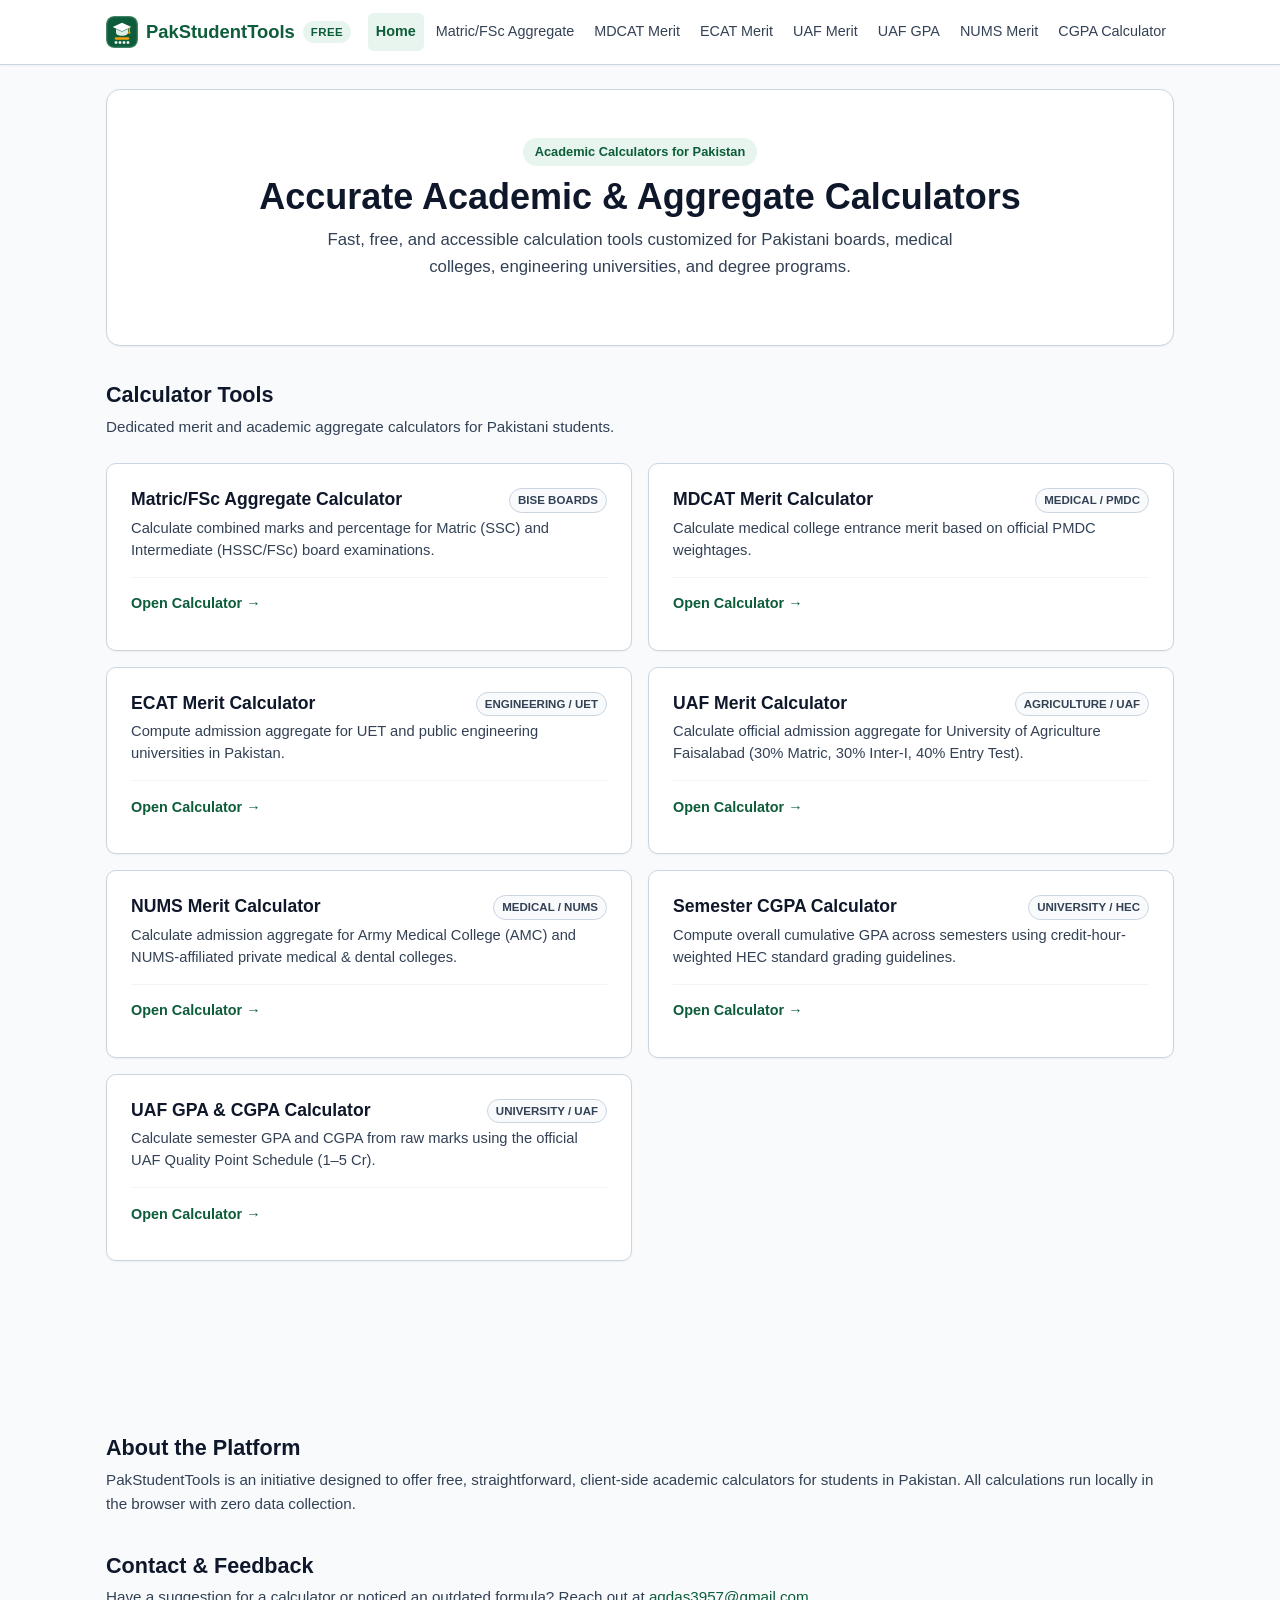
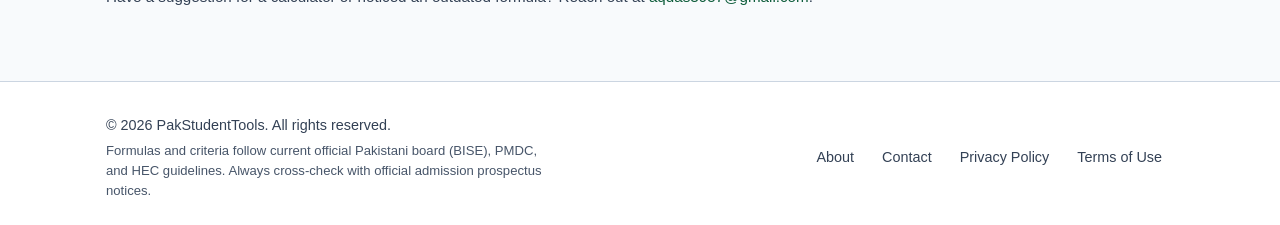
<file: index.html>
<!DOCTYPE html>
<html lang="en">
<head>
  <meta charset="UTF-8">
  <meta name="viewport" content="width=device-width, initial-scale=1.0">
  <meta name="description" content="Free academic aggregate and merit calculator tools for Pakistani students - Matric, FSc, MDCAT, ECAT, and UAF admissions.">
  <title>Pakistani Student Calculator Tools | Academic &amp; Merit Calculators</title>

  <!-- Google Analytics (GA4) -->
  <script async src="https://www.googletagmanager.com/gtag/js?id=G-99GKCS44FT"></script>
  <script>
    window.dataLayer = window.dataLayer || [];
    function gtag(){dataLayer.push(arguments);}
    gtag('js', new Date());

    gtag('config', 'G-99GKCS44FT');
  </script>

  <!-- Canonical URL -->
  <link rel="canonical" href="https://student-merit-calculators.vercel.app/">

  <!-- Open Graph / WhatsApp / Facebook Sharing -->
  <meta property="og:type" content="website">
  <meta property="og:site_name" content="PakStudentTools">
  <meta property="og:title" content="Pakistani Student Calculator Tools | Academic &amp; Merit Calculators">
  <meta property="og:description" content="Free academic aggregate and merit calculator tools for Pakistani students - Matric, FSc, MDCAT, ECAT, and UAF admissions.">
  <meta property="og:url" content="https://student-merit-calculators.vercel.app/">
  <meta property="og:image" content="https://student-merit-calculators.vercel.app/assets/images/og-cover.png">
  <meta property="og:image:width" content="1200">
  <meta property="og:image:height" content="630">

  <!-- Twitter Card -->
  <meta name="twitter:card" content="summary_large_image">
  <meta name="twitter:title" content="Pakistani Student Calculator Tools | Academic &amp; Merit Calculators">
  <meta name="twitter:description" content="Free academic aggregate and merit calculator tools for Pakistani students - Matric, FSc, MDCAT, ECAT, and UAF admissions.">
  <meta name="twitter:image" content="https://student-merit-calculators.vercel.app/assets/images/og-cover.png">

  <!-- Schema.org WebSite Structured Data -->
  <script type="application/ld+json">
  {
    "@context": "https://schema.org",
    "@type": "WebSite",
    "name": "PakStudentTools",
    "url": "https://student-merit-calculators.vercel.app/",
    "description": "Free academic aggregate and merit calculator tools for Pakistani students including Matric, FSc, MDCAT, ECAT, and UAF admissions."
  }
  </script>

  <!-- Favicon -->
  <link rel="icon" type="image/svg+xml" href="assets/images/favicon.svg">
  <link rel="alternate icon" type="image/png" href="assets/images/logo.png">

  <link rel="stylesheet" href="assets/css/style.css">
</head>
<body>
  <!-- Accessible Skip to Content Link -->
  <a href="#main-content" class="skip-link">Skip to main content</a>

  <!-- Site Header -->
  <header class="site-header">
    <div class="container">
      <a href="/" class="brand">
        <img src="assets/images/logo.svg" alt="PakStudentTools Logo" class="brand-logo" width="32" height="32">
        <span>PakStudentTools</span>
        <span class="brand-badge">Free</span>
      </a>
      <button class="nav-toggle" aria-label="Toggle navigation menu" aria-expanded="false" aria-controls="site-navigation">
        <span class="nav-toggle-icon" aria-hidden="true"></span>
        <span>Menu</span>
      </button>
      <nav id="site-navigation" class="site-nav" aria-label="Main Navigation">
        <a href="/" class="active">Home</a>
        <a href="/calculators/matric-fsc-aggregate/">Matric/FSc Aggregate</a>
        <a href="/calculators/mdcat-merit/">MDCAT Merit</a>
        <a href="/calculators/ecat-merit/">ECAT Merit</a>
        <a href="/calculators/uaf-merit/">UAF Merit</a>
        <a href="/calculators/uaf-gpa-calculator/">UAF GPA</a>
        <a href="/calculators/nums-merit/">NUMS Merit</a>
        <a href="/calculators/cgpa-calculator/">CGPA Calculator</a>
      </nav>
    </div>
  </header>

  <!-- Main Content -->
  <main id="main-content" class="main-content">
    <div class="container">

      <!-- Hero Section -->
      <section class="hero">
        <span class="hero-tag">Academic Calculators for Pakistan</span>
        <h1 class="hero-title">Accurate Academic &amp; Aggregate Calculators</h1>
        <p class="hero-description">
          Fast, free, and accessible calculation tools customized for Pakistani boards, medical colleges, engineering universities, and degree programs.
        </p>
      </section>

      <!-- Calculators Section -->
      <section id="calculators">
        <div class="section-heading">
          <h2 class="section-title">Calculator Tools</h2>
          <p class="section-subtitle">Dedicated merit and academic aggregate calculators for Pakistani students.</p>
        </div>

        <div class="card-grid">
          <a href="/calculators/matric-fsc-aggregate/" class="calc-card">
            <div>
              <div class="calc-card-header">
                <h3 class="card-title">Matric/FSc Aggregate Calculator</h3>
                <span class="card-tag">BISE Boards</span>
              </div>
              <p class="card-text">
                Calculate combined marks and percentage for Matric (SSC) and Intermediate (HSSC/FSc) board examinations.
              </p>
            </div>
            <div class="card-footer">
              <span class="card-action">Open Calculator &rarr;</span>
            </div>
          </a>

          <a href="/calculators/mdcat-merit/" class="calc-card">
            <div>
              <div class="calc-card-header">
                <h3 class="card-title">MDCAT Merit Calculator</h3>
                <span class="card-tag">Medical / PMDC</span>
              </div>
              <p class="card-text">
                Calculate medical college entrance merit based on official PMDC weightages.
              </p>
            </div>
            <div class="card-footer">
              <span class="card-action">Open Calculator &rarr;</span>
            </div>
          </a>

          <a href="/calculators/ecat-merit/" class="calc-card">
            <div>
              <div class="calc-card-header">
                <h3 class="card-title">ECAT Merit Calculator</h3>
                <span class="card-tag">Engineering / UET</span>
              </div>
              <p class="card-text">
                Compute admission aggregate for UET and public engineering universities in Pakistan.
              </p>
            </div>
            <div class="card-footer">
              <span class="card-action">Open Calculator &rarr;</span>
            </div>
          </a>

          <a href="/calculators/uaf-merit/" class="calc-card">
            <div>
              <div class="calc-card-header">
                <h3 class="card-title">UAF Merit Calculator</h3>
                <span class="card-tag">Agriculture / UAF</span>
              </div>
              <p class="card-text">
                Calculate official admission aggregate for University of Agriculture Faisalabad (30% Matric, 30% Inter-I, 40% Entry Test).
              </p>
            </div>
            <div class="card-footer">
              <span class="card-action">Open Calculator &rarr;</span>
            </div>
          </a>

          <a href="/calculators/nums-merit/" class="calc-card">
            <div>
              <div class="calc-card-header">
                <h3 class="card-title">NUMS Merit Calculator</h3>
                <span class="card-tag">Medical / NUMS</span>
              </div>
              <p class="card-text">
                Calculate admission aggregate for Army Medical College (AMC) and NUMS-affiliated private medical &amp; dental colleges.
              </p>
            </div>
            <div class="card-footer">
              <span class="card-action">Open Calculator &rarr;</span>
            </div>
          </a>

          <a href="/calculators/cgpa-calculator/" class="calc-card">
            <div>
              <div class="calc-card-header">
                <h3 class="card-title">Semester CGPA Calculator</h3>
                <span class="card-tag">University / HEC</span>
              </div>
              <p class="card-text">
                Compute overall cumulative GPA across semesters using credit-hour-weighted HEC standard grading guidelines.
              </p>
            </div>
            <div class="card-footer">
              <span class="card-action">Open Calculator &rarr;</span>
            </div>
          </a>

          <a href="/calculators/uaf-gpa-calculator/" class="calc-card">
            <div>
              <div class="calc-card-header">
                <h3 class="card-title">UAF GPA &amp; CGPA Calculator</h3>
                <span class="card-tag">University / UAF</span>
              </div>
              <p class="card-text">
                Calculate semester GPA and CGPA from raw marks using the official UAF Quality Point Schedule (1–5 Cr).
              </p>
            </div>
            <div class="card-footer">
              <span class="card-action">Open Calculator &rarr;</span>
            </div>
          </a>
        </div>
      </section>

      <!-- Responsive Ad Unit Container (Reserved for future AdSense / Ad Unit integration) -->
      <aside class="ad-slot-placeholder" aria-hidden="true"></aside>

      <!-- About & Contact Sections -->
      <section id="about" style="margin-top: var(--space-2xl); scroll-margin-top: 80px;">
        <div class="section-heading">
          <h2 class="section-title">About the Platform</h2>
          <p class="section-subtitle">
            PakStudentTools is an initiative designed to offer free, straightforward, client-side academic calculators for students in Pakistan. All calculations run locally in the browser with zero data collection.
          </p>
        </div>
      </section>

      <section id="contact" style="margin-top: var(--space-xl); scroll-margin-top: 80px;">
        <div class="section-heading">
          <h2 class="section-title">Contact &amp; Feedback</h2>
          <p class="section-subtitle">
            Have a suggestion for a calculator or noticed an outdated formula? Reach out at <a href="mailto:aqdas3957@gmail.com">aqdas3957@gmail.com</a>.
          </p>
        </div>
      </section>

    </div>
  </main>

  <!-- Site Footer -->
  <footer class="site-footer">
    <div class="container">
      <div class="footer-inner">
        <div>
          <p>&copy; <span id="current-year">2026</span> PakStudentTools. All rights reserved.</p>
          <p class="footer-disclaimer">
            Formulas and criteria follow current official Pakistani board (BISE), PMDC, and HEC guidelines. Always cross-check with official admission prospectus notices.
          </p>
        </div>
        <nav class="footer-nav" aria-label="Footer Navigation">
          <a href="/about.html">About</a>
          <a href="/contact.html">Contact</a>
          <a href="/privacy-policy.html">Privacy Policy</a>
          <a href="/terms.html">Terms of Use</a>
        </nav>
      </div>
    </div>
  </footer>

  <!-- Scripts -->
  <script src="assets/js/main.js" defer></script>
</body>
</html>
</file>
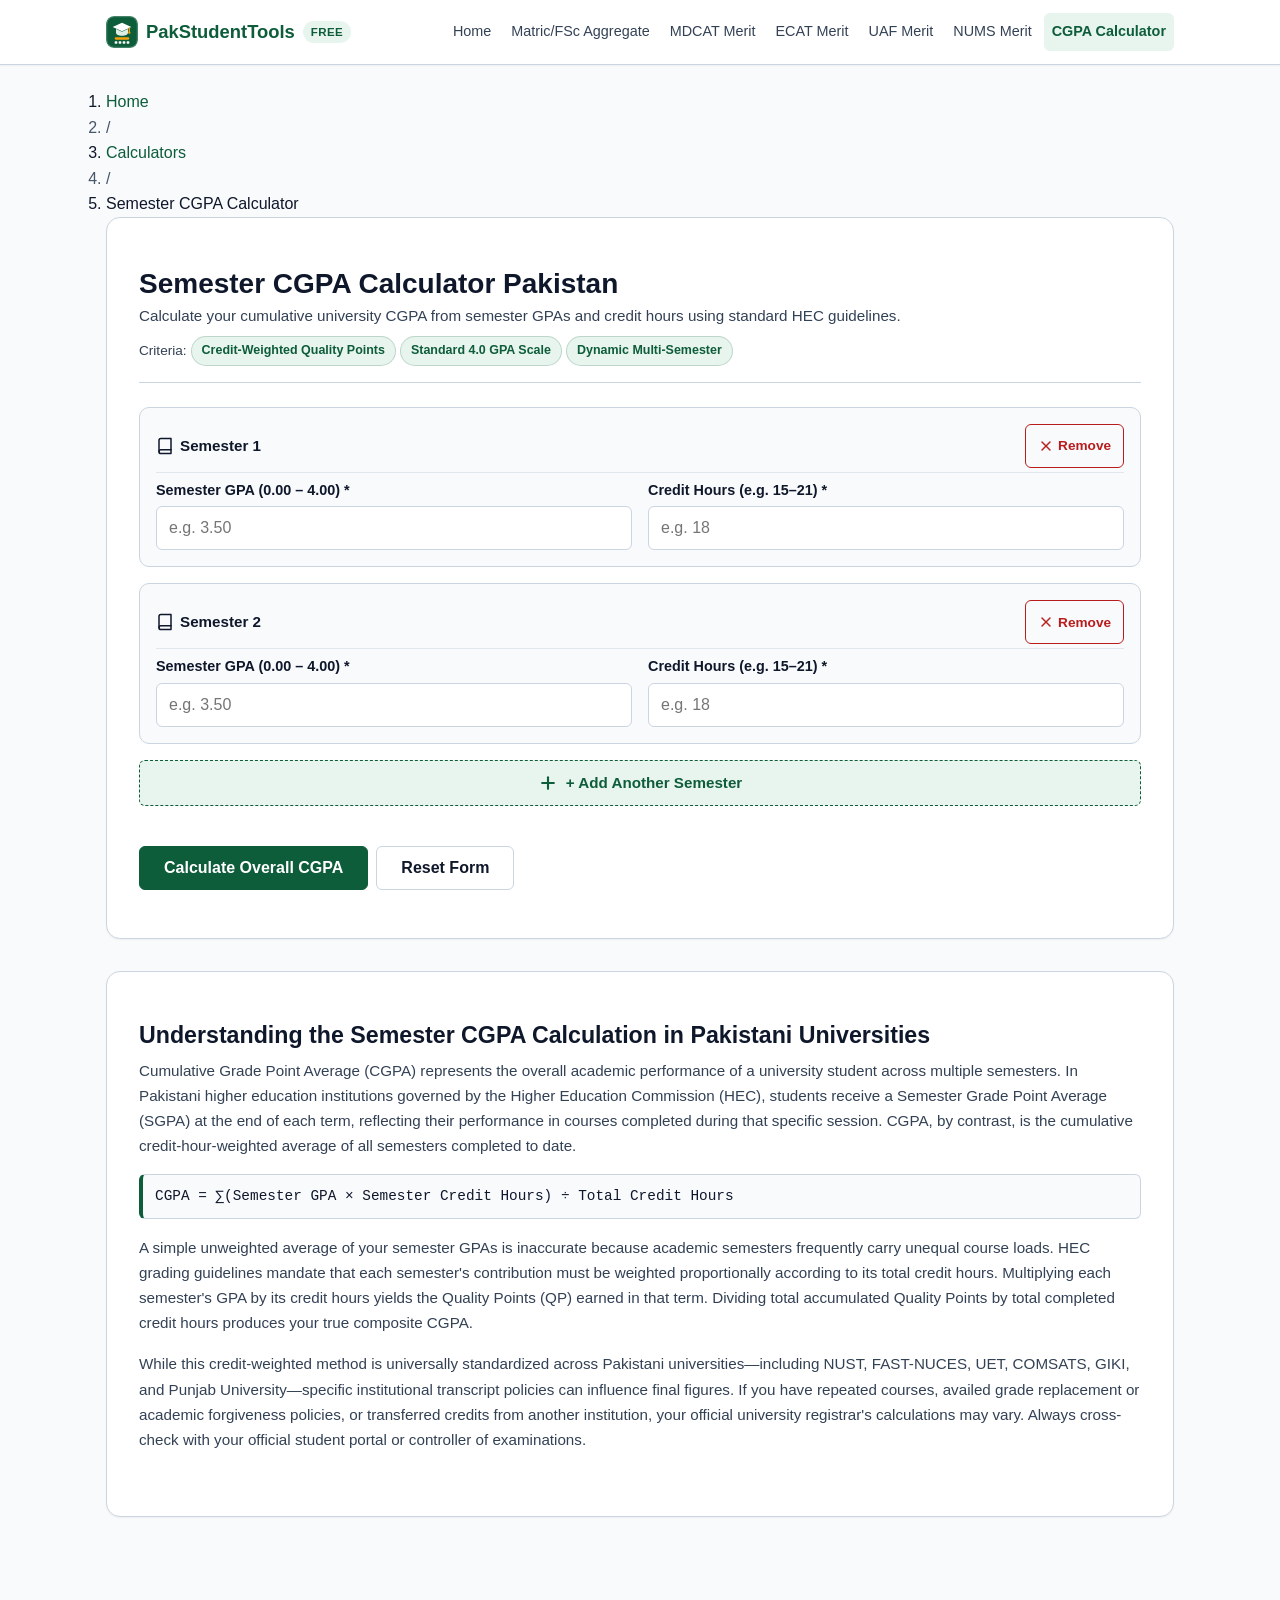
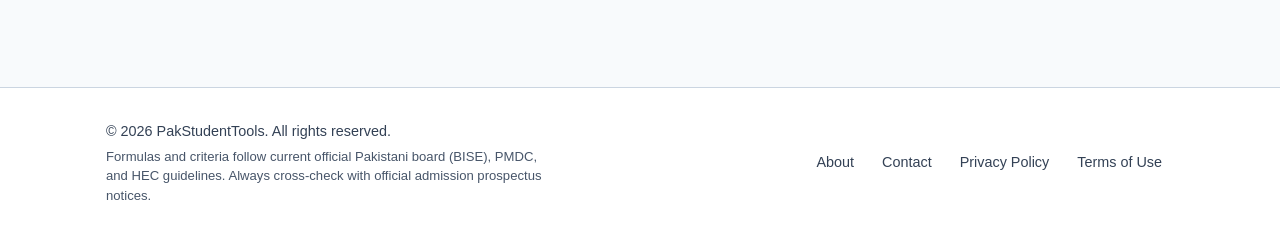
<file: calculators/cgpa-calculator/index.html>
<!DOCTYPE html>
<html lang="en">
<head>
  <meta charset="UTF-8">
  <meta name="viewport" content="width=device-width, initial-scale=1.0">
  <title>CGPA Calculator Pakistan | University Semester CGPA & SGPA Calculator</title>
  <meta name="description" content="Calculate your university semester CGPA and SGPA with our free CGPA Calculator for Pakistani universities. HEC compliant credit-hour-weighted formula for NUST, FAST, UET, COMSATS, PU & more.">

  <!-- Google Analytics (GA4) -->
  <script async src="https://www.googletagmanager.com/gtag/js?id=G-99GKCS44FT"></script>
  <script>
    window.dataLayer = window.dataLayer || [];
    function gtag(){dataLayer.push(arguments);}
    gtag('js', new Date());

    gtag('config', 'G-99GKCS44FT');
  </script>

  <!-- Canonical URL -->
  <link rel="canonical" href="https://student-merit-calculators.vercel.app/calculators/cgpa-calculator/index.html">

  <!-- Open Graph / WhatsApp / Facebook Sharing -->
  <meta property="og:type" content="website">
  <meta property="og:site_name" content="PakStudentTools">
  <meta property="og:title" content="CGPA Calculator Pakistan | University Semester CGPA & SGPA Calculator">
  <meta property="og:description" content="Calculate your university semester CGPA and SGPA with our free CGPA Calculator for Pakistani universities. HEC compliant credit-hour-weighted formula for NUST, FAST, UET, COMSATS, PU & more.">
  <meta property="og:url" content="https://student-merit-calculators.vercel.app/calculators/cgpa-calculator/index.html">
  <meta property="og:image" content="https://student-merit-calculators.vercel.app/assets/images/og-cover.png">
  <meta property="og:image:width" content="1200">
  <meta property="og:image:height" content="630">

  <!-- Twitter Card -->
  <meta name="twitter:card" content="summary_large_image">
  <meta name="twitter:title" content="CGPA Calculator Pakistan | University Semester CGPA & SGPA Calculator">
  <meta name="twitter:description" content="Calculate your university semester CGPA and SGPA with our free CGPA Calculator for Pakistani universities. HEC compliant credit-hour-weighted formula for NUST, FAST, UET, COMSATS, PU & more.">
  <meta name="twitter:image" content="https://student-merit-calculators.vercel.app/assets/images/og-cover.png">

  <!-- Schema.org WebApplication Structured Data -->
  <script type="application/ld+json">
  {
    "@context": "https://schema.org",
    "@type": "WebApplication",
    "name": "Semester CGPA Calculator Pakistan",
    "url": "https://student-merit-calculators.vercel.app/calculators/cgpa-calculator/index.html",
    "description": "Calculate overall university CGPA across multiple semesters using the standard credit-hour-weighted formula compliant with HEC guidelines for Pakistani universities.",
    "applicationCategory": "EducationalApplication",
    "operatingSystem": "All",
    "browserRequirements": "Requires JavaScript. Requires HTML5.",
    "offers": {
      "@type": "Offer",
      "price": "0",
      "priceCurrency": "PKR"
    }
  }
  </script>

  <!-- Favicon -->
  <link rel="icon" type="image/svg+xml" href="../../assets/images/favicon.svg">
  <link rel="alternate icon" type="image/png" href="../../assets/images/logo.png">

  <link rel="stylesheet" href="../../assets/css/style.css">
</head>
<body>
  <!-- Accessible Skip to Content Link -->
  <a href="#main-content" class="skip-link">Skip to main content</a>

  <!-- Site Header -->
  <header class="site-header">
    <div class="container">
      <a href="/" class="brand">
        <img src="../../assets/images/logo.svg" alt="PakStudentTools Logo" class="brand-logo" width="32" height="32">
        <span>PakStudentTools</span>
        <span class="brand-badge">Free</span>
      </a>
      <button class="nav-toggle" aria-label="Toggle navigation menu" aria-expanded="false" aria-controls="site-navigation">
        <span class="nav-toggle-icon" aria-hidden="true"></span>
        <span>Menu</span>
      </button>
      <nav id="site-navigation" class="site-nav" aria-label="Main Navigation">
        <a href="/">Home</a>
        <a href="/calculators/matric-fsc-aggregate/">Matric/FSc Aggregate</a>
        <a href="/calculators/mdcat-merit/">MDCAT Merit</a>
        <a href="/calculators/ecat-merit/">ECAT Merit</a>
        <a href="/calculators/uaf-merit/">UAF Merit</a>
        <a href="/calculators/nums-merit/">NUMS Merit</a>
        <a href="/calculators/cgpa-calculator/" class="active">CGPA Calculator</a>
      </nav>
    </div>
  </header>

  <!-- Main Content -->
  <main id="main-content" class="main-content">
    <div class="container">

      <!-- Breadcrumbs -->
      <nav class="breadcrumbs" aria-label="Breadcrumbs">
        <ol>
          <li><a href="/">Home</a></li>
          <li class="breadcrumb-separator" aria-hidden="true">/</li>
          <li><a href="/#calculators">Calculators</a></li>
          <li class="breadcrumb-separator" aria-hidden="true">/</li>
          <li aria-current="page">Semester CGPA Calculator</li>
        </ol>
      </nav>

      <!-- Calculator Card -->
      <div class="calculator-card">
        <div class="calculator-header">
          <h1 class="calculator-title">Semester CGPA Calculator Pakistan</h1>
          <p class="calculator-subtitle">
            Calculate your cumulative university CGPA from semester GPAs and credit hours using standard HEC guidelines.
          </p>
          <div class="weights-badge-bar">
            <span>Criteria:</span>
            <span class="weight-badge">Credit-Weighted Quality Points</span>
            <span class="weight-badge">Standard 4.0 GPA Scale</span>
            <span class="weight-badge">Dynamic Multi-Semester</span>
          </div>
        </div>

        <form id="cgpa-form" novalidate>
          <!-- Dynamic Semester Cards Container -->
          <div id="semesters-container" aria-live="polite">
            <!-- Dynamically populated with semester cards -->
          </div>

          <!-- Add Semester Button -->
          <button type="button" id="add-semester-btn" class="btn-add-semester">
            <svg width="20" height="20" viewBox="0 0 24 24" fill="none" stroke="currentColor" stroke-width="2.5" stroke-linecap="round" stroke-linejoin="round" aria-hidden="true">
              <line x1="12" y1="5" x2="12" y2="19"></line>
              <line x1="5" y1="12" x2="19" y2="12"></line>
            </svg>
            + Add Another Semester
          </button>

          <!-- Action Buttons -->
          <div class="btn-group">
            <button type="submit" class="btn btn-primary" id="calc-btn">
              Calculate Overall CGPA
            </button>
            <button type="button" class="btn btn-secondary" id="reset-btn">
              Reset Form
            </button>
          </div>
        </form>

        <!-- Result Box (Hidden by default, shown via JS) -->
        <div id="result-box" class="result-box" aria-live="polite">
          <div class="result-header">Your Cumulative Grade Point Average</div>
          <div class="result-value" id="cgpa-result">0.00</div>
          
          <div class="breakdown-grid">
            <div class="breakdown-item">
              <div class="breakdown-item-title">Total Credit Hours</div>
              <div class="breakdown-item-value" id="total-credits">0</div>
              <div class="breakdown-item-sub">Completed course credits</div>
            </div>
            <div class="breakdown-item">
              <div class="breakdown-item-title">Total Quality Points</div>
              <div class="breakdown-item-value" id="total-qp">0.00</div>
              <div class="breakdown-item-sub">&sum; (GPA &times; Credit Hours)</div>
            </div>
            <div class="breakdown-item">
              <div class="breakdown-item-title">Semesters Included</div>
              <div class="breakdown-item-value" id="semesters-count">0</div>
              <div class="breakdown-item-sub">Terms in calculation</div>
            </div>
          </div>

          <!-- Per-Semester Breakdown Details -->
          <div id="semester-breakdown-details"></div>
        </div>

      </div>

      <!-- Explainer Section for SEO & Educational Context (150-250 words) -->
      <section class="explainer-card">
        <h2>Understanding the Semester CGPA Calculation in Pakistani Universities</h2>
        
        <p>
          Cumulative Grade Point Average (CGPA) represents the overall academic performance of a university student across multiple semesters. In Pakistani higher education institutions governed by the Higher Education Commission (HEC), students receive a Semester Grade Point Average (SGPA) at the end of each term, reflecting their performance in courses completed during that specific session. CGPA, by contrast, is the cumulative credit-hour-weighted average of all semesters completed to date.
        </p>

        <div class="formula-display">
          CGPA = &sum;(Semester GPA &times; Semester Credit Hours) &divide; Total Credit Hours
        </div>

        <p>
          A simple unweighted average of your semester GPAs is inaccurate because academic semesters frequently carry unequal course loads. HEC grading guidelines mandate that each semester's contribution must be weighted proportionally according to its total credit hours. Multiplying each semester's GPA by its credit hours yields the Quality Points (QP) earned in that term. Dividing total accumulated Quality Points by total completed credit hours produces your true composite CGPA.
        </p>

        <p>
          While this credit-weighted method is universally standardized across Pakistani universities—including NUST, FAST-NUCES, UET, COMSATS, GIKI, and Punjab University—specific institutional transcript policies can influence final figures. If you have repeated courses, availed grade replacement or academic forgiveness policies, or transferred credits from another institution, your official university registrar's calculations may vary. Always cross-check with your official student portal or controller of examinations.
        </p>
      </section>

      <!-- Responsive Ad Unit Container (Reserved for future AdSense / Ad Unit integration) -->
      <aside class="ad-slot-placeholder" aria-hidden="true"></aside>

    </div>
  </main>

  <!-- Site Footer -->
  <footer class="site-footer">
    <div class="container">
      <div class="footer-inner">
        <div>
          <p>&copy; <span id="current-year">2026</span> PakStudentTools. All rights reserved.</p>
          <p class="footer-disclaimer">
            Formulas and criteria follow current official Pakistani board (BISE), PMDC, and HEC guidelines. Always cross-check with official admission prospectus notices.
          </p>
        </div>
        <nav class="footer-nav" aria-label="Footer Navigation">
          <a href="/about.html">About</a>
          <a href="/contact.html">Contact</a>
          <a href="/privacy-policy.html">Privacy Policy</a>
          <a href="/terms.html">Terms of Use</a>
        </nav>
      </div>
    </div>
  </footer>

  <!-- Scripts -->
  <script src="../../assets/js/main.js" defer></script>
  <script src="calculator.js" defer></script>
</body>
</html>
</file>
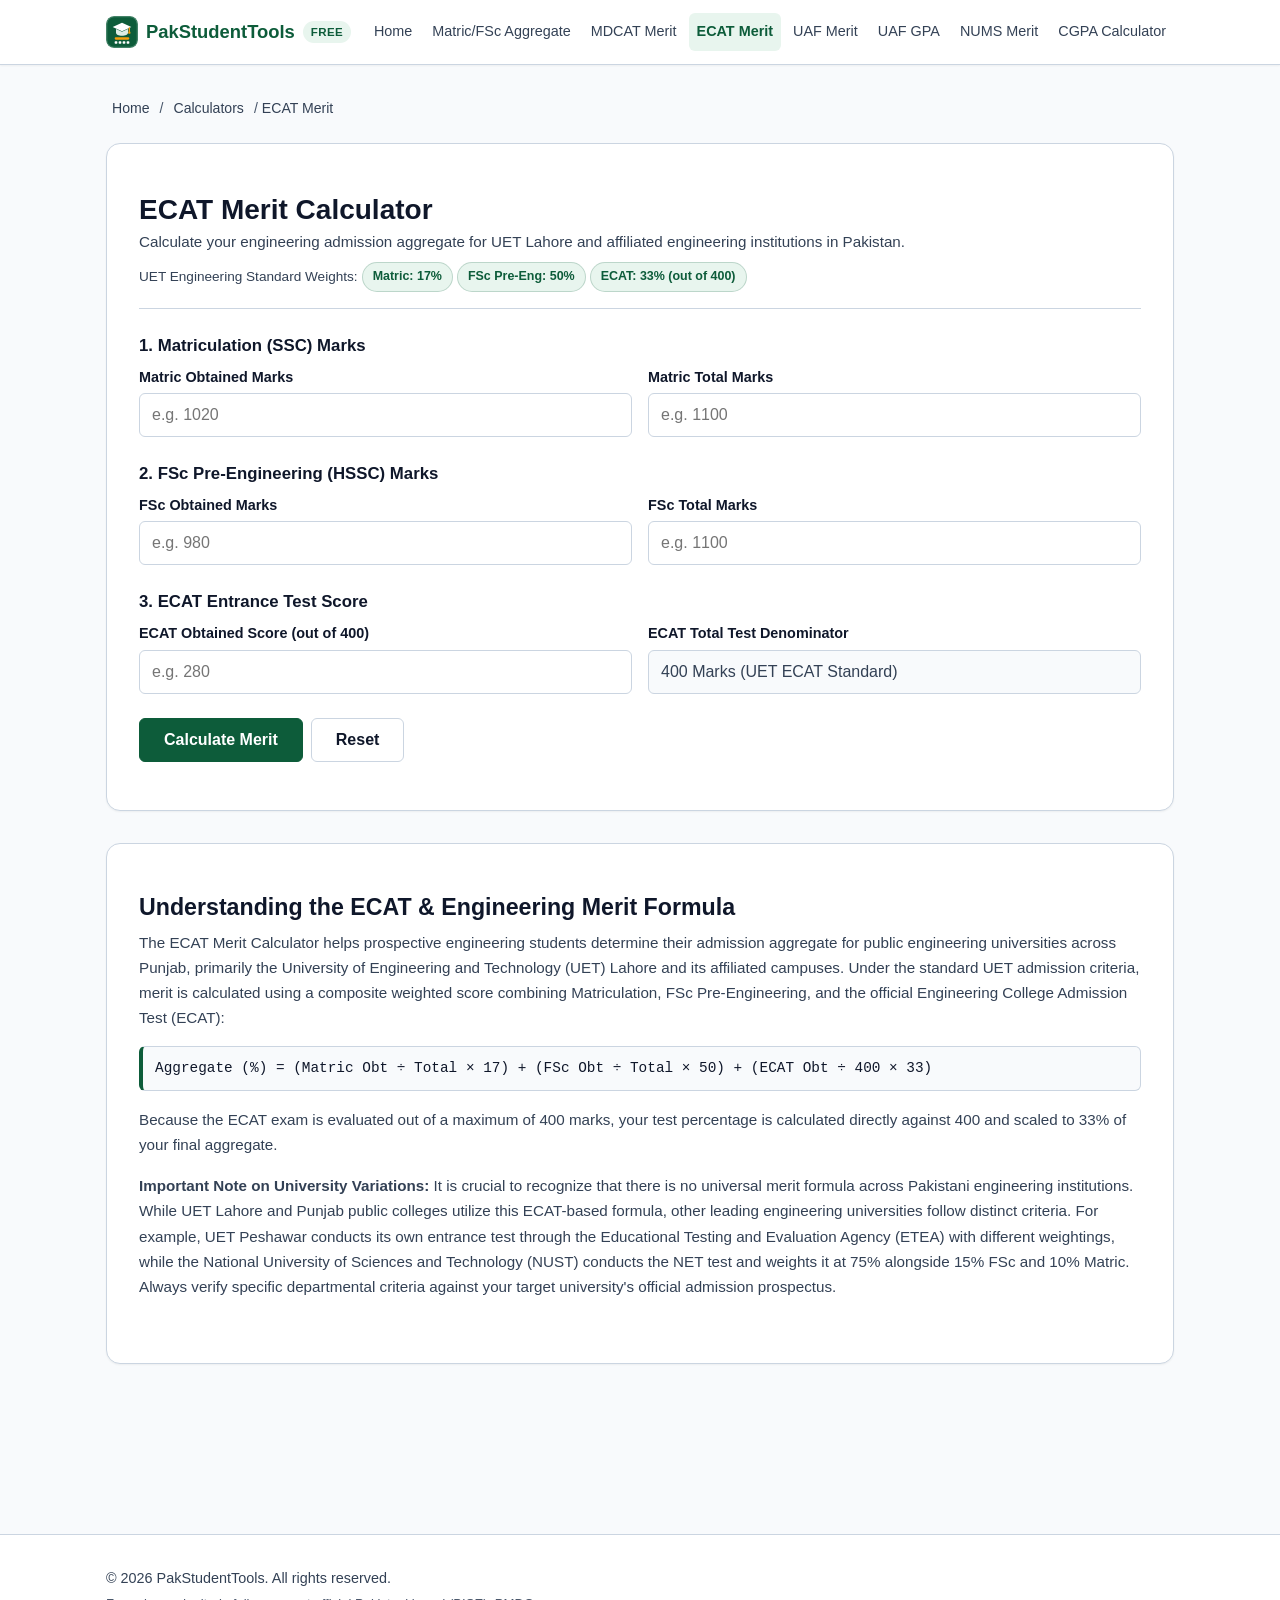
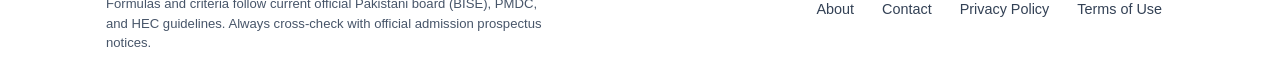
<file: calculators/ecat-merit/index.html>
<!DOCTYPE html>
<html lang="en">
<head>
  <meta charset="UTF-8">
  <meta name="viewport" content="width=device-width, initial-scale=1.0">
  <title>ECAT Merit Calculator 2026 | UET Engineering Aggregate</title>
  <meta name="description" content="Calculate your UET engineering admission aggregate with the free ECAT merit calculator. Computes weighted merit from Matric (17%), FSc (50%), and ECAT (33%).">

  <!-- Google Analytics (GA4) -->
  <script async src="https://www.googletagmanager.com/gtag/js?id=G-99GKCS44FT"></script>
  <script>
    window.dataLayer = window.dataLayer || [];
    function gtag(){dataLayer.push(arguments);}
    gtag('js', new Date());

    gtag('config', 'G-99GKCS44FT');
  </script>

  <!-- Canonical URL -->
  <link rel="canonical" href="https://student-merit-calculators.vercel.app/calculators/ecat-merit/index.html">

  <!-- Open Graph / WhatsApp / Facebook Sharing -->
  <meta property="og:type" content="website">
  <meta property="og:site_name" content="PakStudentTools">
  <meta property="og:title" content="ECAT Merit Calculator 2026 | UET Engineering Aggregate">
  <meta property="og:description" content="Calculate your UET engineering admission aggregate with the free ECAT merit calculator. Computes weighted merit from Matric (17%), FSc (50%), and ECAT (33%).">
  <meta property="og:url" content="https://student-merit-calculators.vercel.app/calculators/ecat-merit/index.html">
  <meta property="og:image" content="https://student-merit-calculators.vercel.app/assets/images/og-cover.png">
  <meta property="og:image:width" content="1200">
  <meta property="og:image:height" content="630">

  <!-- Twitter Card -->
  <meta name="twitter:card" content="summary_large_image">
  <meta name="twitter:title" content="ECAT Merit Calculator 2026 | UET Engineering Aggregate">
  <meta name="twitter:description" content="Calculate your UET engineering admission aggregate with the free ECAT merit calculator. Computes weighted merit from Matric (17%), FSc (50%), and ECAT (33%).">
  <meta name="twitter:image" content="https://student-merit-calculators.vercel.app/assets/images/og-cover.png">

  <!-- Schema.org WebApplication Structured Data -->
  <script type="application/ld+json">
  {
    "@context": "https://schema.org",
    "@type": "WebApplication",
    "name": "ECAT Merit Calculator",
    "url": "https://student-merit-calculators.vercel.app/calculators/ecat-merit/index.html",
    "description": "Calculate engineering admission merit aggregate for UET and affiliated engineering universities in Pakistan using Matric, FSc, and ECAT scores.",
    "applicationCategory": "EducationalApplication",
    "operatingSystem": "All",
    "browserRequirements": "Requires JavaScript. Requires HTML5.",
    "offers": {
      "@type": "Offer",
      "price": "0",
      "priceCurrency": "PKR"
    }
  }
  </script>

  <!-- Favicon -->
  <link rel="icon" type="image/svg+xml" href="../../assets/images/favicon.svg">
  <link rel="alternate icon" type="image/png" href="../../assets/images/logo.png">

  <link rel="stylesheet" href="../../assets/css/style.css">
</head>
<body>
  <!-- Accessible Skip to Content Link -->
  <a href="#main-content" class="skip-link">Skip to main content</a>

  <!-- Site Header -->
  <header class="site-header">
    <div class="container">
      <a href="/" class="brand">
        <img src="../../assets/images/logo.svg" alt="PakStudentTools Logo" class="brand-logo" width="32" height="32">
        <span>PakStudentTools</span>
        <span class="brand-badge">Free</span>
      </a>
      <button class="nav-toggle" aria-label="Toggle navigation menu" aria-expanded="false" aria-controls="site-navigation">
        <span class="nav-toggle-icon" aria-hidden="true"></span>
        <span>Menu</span>
      </button>
      <nav id="site-navigation" class="site-nav" aria-label="Main Navigation">
        <a href="/">Home</a>
        <a href="/calculators/matric-fsc-aggregate/">Matric/FSc Aggregate</a>
        <a href="/calculators/mdcat-merit/">MDCAT Merit</a>
        <a href="/calculators/ecat-merit/" class="active">ECAT Merit</a>
        <a href="/calculators/uaf-merit/">UAF Merit</a>
        <a href="/calculators/uaf-gpa-calculator/">UAF GPA</a>
        <a href="/calculators/nums-merit/">NUMS Merit</a>
        <a href="/calculators/cgpa-calculator/">CGPA Calculator</a>
      </nav>
    </div>
  </header>

  <!-- Main Content -->
  <main id="main-content" class="main-content">
    <div class="container">

      <!-- Breadcrumbs -->
      <nav class="breadcrumb" aria-label="Breadcrumb">
        <a href="/">Home</a>
        <span class="breadcrumb-separator">/</span>
        <a href="/#calculators">Calculators</a>
        <span class="breadcrumb-separator">/</span>
        <span>ECAT Merit</span>
      </nav>

      <!-- Calculator Card -->
      <div class="calculator-card">
        <div class="calculator-header">
          <h1 class="calculator-title">ECAT Merit Calculator</h1>
          <p class="calculator-subtitle">
            Calculate your engineering admission aggregate for UET Lahore and affiliated engineering institutions in Pakistan.
          </p>
          <div class="weights-badge-bar">
            <span>UET Engineering Standard Weights:</span>
            <span class="weight-badge">Matric: 17%</span>
            <span class="weight-badge">FSc Pre-Eng: 50%</span>
            <span class="weight-badge">ECAT: 33% (out of 400)</span>
          </div>
        </div>

        <!-- Calculator Form -->
        <form id="ecat-form" novalidate>
          
          <!-- Section 1: Matriculation -->
          <div class="form-section">
            <h2 class="form-section-title">1. Matriculation (SSC) Marks</h2>
            <div class="form-row">
              <div class="form-group">
                <label for="matric-obtained" class="form-label">Matric Obtained Marks</label>
                <input 
                  type="number" 
                  id="matric-obtained" 
                  class="form-input" 
                  placeholder="e.g. 1020" 
                  min="0" 
                  step="any"
                  inputmode="decimal"
                  aria-describedby="error-matric-obtained"
                  required
                >
                <span id="error-matric-obtained" class="error-text" role="alert"></span>
              </div>
              <div class="form-group">
                <label for="matric-total" class="form-label">Matric Total Marks</label>
                <input 
                  type="number" 
                  id="matric-total" 
                  class="form-input" 
                  placeholder="e.g. 1100" 
                  min="1" 
                  step="any"
                  inputmode="decimal"
                  aria-describedby="error-matric-total"
                  required
                >
                <span id="error-matric-total" class="error-text" role="alert"></span>
              </div>
            </div>
          </div>

          <!-- Section 2: FSc Pre-Engineering -->
          <div class="form-section">
            <h2 class="form-section-title">2. FSc Pre-Engineering (HSSC) Marks</h2>
            <div class="form-row">
              <div class="form-group">
                <label for="fsc-obtained" class="form-label">FSc Obtained Marks</label>
                <input 
                  type="number" 
                  id="fsc-obtained" 
                  class="form-input" 
                  placeholder="e.g. 980" 
                  min="0" 
                  step="any"
                  inputmode="decimal"
                  aria-describedby="error-fsc-obtained"
                  required
                >
                <span id="error-fsc-obtained" class="error-text" role="alert"></span>
              </div>
              <div class="form-group">
                <label for="fsc-total" class="form-label">FSc Total Marks</label>
                <input 
                  type="number" 
                  id="fsc-total" 
                  class="form-input" 
                  placeholder="e.g. 1100" 
                  min="1" 
                  step="any"
                  inputmode="decimal"
                  aria-describedby="error-fsc-total"
                  required
                >
                <span id="error-fsc-total" class="error-text" role="alert"></span>
              </div>
            </div>
          </div>

          <!-- Section 3: ECAT Test Score -->
          <div class="form-section">
            <h2 class="form-section-title">3. ECAT Entrance Test Score</h2>
            <div class="form-row">
              <div class="form-group">
                <label for="ecat-obtained" class="form-label">ECAT Obtained Score (out of 400)</label>
                <input 
                  type="number" 
                  id="ecat-obtained" 
                  class="form-input" 
                  placeholder="e.g. 280" 
                  min="0" 
                  max="400" 
                  step="any"
                  inputmode="decimal"
                  aria-describedby="error-ecat-obtained"
                  required
                >
                <span id="error-ecat-obtained" class="error-text" role="alert"></span>
              </div>
              <div class="form-group">
                <label for="ecat-total-fixed" class="form-label">ECAT Total Test Denominator</label>
                <input 
                  type="text" 
                  id="ecat-total-fixed"
                  class="form-input" 
                  value="400 Marks (UET ECAT Standard)" 
                  readonly 
                  tabindex="-1"
                  aria-readonly="true"
                  style="background-color: var(--color-bg-body); cursor: default; color: var(--color-text-muted);"
                >
              </div>
            </div>
          </div>

          <!-- Action Buttons -->
          <div class="btn-group">
            <button type="submit" class="btn btn-primary" id="calculate-btn">Calculate Merit</button>
            <button type="button" class="btn btn-secondary" id="reset-btn">Reset</button>
          </div>

        </form>

        <!-- Result Box (Hidden until calculated) -->
        <div id="result-box" class="result-box" aria-live="polite">
          <div class="result-header">Your Composite ECAT Engineering Merit</div>
          <div class="result-value" id="merit-result">0.00%</div>
          
          <div class="breakdown-grid">
            <div class="breakdown-item">
              <div class="breakdown-item-title">Matric Contribution (17%)</div>
              <div class="breakdown-item-value" id="breakdown-matric">0.00%</div>
              <div class="breakdown-item-sub" id="breakdown-matric-detail">0.00% score</div>
            </div>
            <div class="breakdown-item">
              <div class="breakdown-item-title">FSc Contribution (50%)</div>
              <div class="breakdown-item-value" id="breakdown-fsc">0.00%</div>
              <div class="breakdown-item-sub" id="breakdown-fsc-detail">0.00% score</div>
            </div>
            <div class="breakdown-item">
              <div class="breakdown-item-title">ECAT Contribution (33%)</div>
              <div class="breakdown-item-value" id="breakdown-ecat">0.00%</div>
              <div class="breakdown-item-sub" id="breakdown-ecat-detail">0.00% score</div>
            </div>
          </div>
        </div>

      </div>

      <!-- Explainer Section for SEO & Educational Context (150-250 words) -->
      <section class="explainer-card">
        <h2>Understanding the ECAT &amp; Engineering Merit Formula</h2>
        
        <p>
          The ECAT Merit Calculator helps prospective engineering students determine their admission aggregate for public engineering universities across Punjab, primarily the University of Engineering and Technology (UET) Lahore and its affiliated campuses. Under the standard UET admission criteria, merit is calculated using a composite weighted score combining Matriculation, FSc Pre-Engineering, and the official Engineering College Admission Test (ECAT):
        </p>

        <div class="formula-display">
          Aggregate (%) = (Matric Obt ÷ Total × 17) + (FSc Obt ÷ Total × 50) + (ECAT Obt ÷ 400 × 33)
        </div>

        <p>
          Because the ECAT exam is evaluated out of a maximum of 400 marks, your test percentage is calculated directly against 400 and scaled to 33% of your final aggregate.
        </p>

        <p>
          <strong>Important Note on University Variations:</strong> It is crucial to recognize that there is no universal merit formula across Pakistani engineering institutions. While UET Lahore and Punjab public colleges utilize this ECAT-based formula, other leading engineering universities follow distinct criteria. For example, UET Peshawar conducts its own entrance test through the Educational Testing and Evaluation Agency (ETEA) with different weightings, while the National University of Sciences and Technology (NUST) conducts the NET test and weights it at 75% alongside 15% FSc and 10% Matric. Always verify specific departmental criteria against your target university's official admission prospectus.
        </p>
      </section>

      <!-- Responsive Ad Unit Container (Reserved for future AdSense / Ad Unit integration) -->
      <aside class="ad-slot-placeholder" aria-hidden="true"></aside>

    </div>
  </main>

  <!-- Site Footer -->
  <footer class="site-footer">
    <div class="container">
      <div class="footer-inner">
        <div>
          <p>&copy; <span id="current-year">2026</span> PakStudentTools. All rights reserved.</p>
          <p class="footer-disclaimer">
            Formulas and criteria follow current official Pakistani board (BISE), PMDC, and HEC guidelines. Always cross-check with official admission prospectus notices.
          </p>
        </div>
        <nav class="footer-nav" aria-label="Footer Navigation">
          <a href="/about.html">About</a>
          <a href="/contact.html">Contact</a>
          <a href="/privacy-policy.html">Privacy Policy</a>
          <a href="/terms.html">Terms of Use</a>
        </nav>
      </div>
    </div>
  </footer>

  <!-- Scripts -->
  <script src="../../assets/js/main.js" defer></script>
  <script src="calculator.js" defer></script>
</body>
</html>
</file>
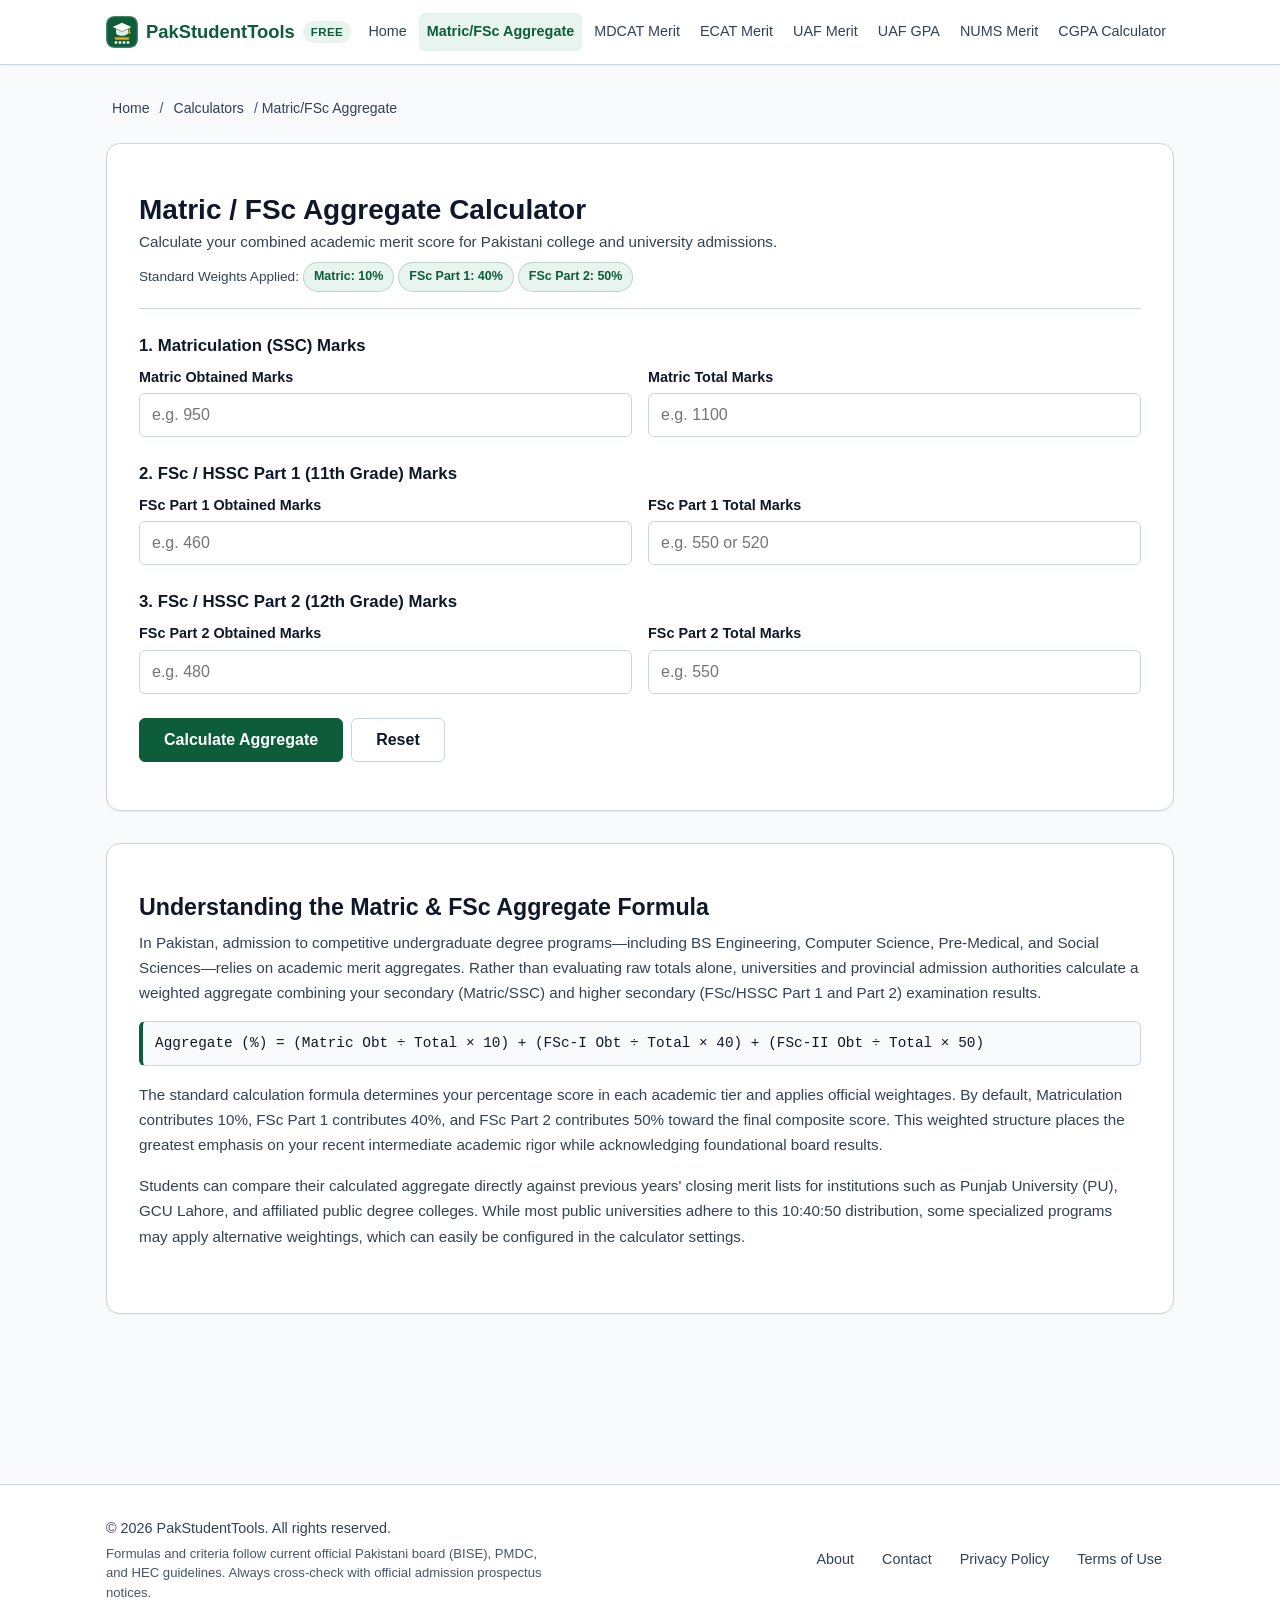
<file: calculators/matric-fsc-aggregate/index.html>
<!DOCTYPE html>
<html lang="en">
<head>
  <meta charset="UTF-8">
  <meta name="viewport" content="width=device-width, initial-scale=1.0">
  <title>Matric and FSc Aggregate Calculator | PakStudentTools</title>
  <meta name="description" content="Free online Matric and FSc aggregate calculator for Pakistani students. Calculate your combined SSC and HSSC Part 1 & Part 2 merit percentage for college and university admissions.">

  <!-- Google Analytics (GA4) -->
  <script async src="https://www.googletagmanager.com/gtag/js?id=G-99GKCS44FT"></script>
  <script>
    window.dataLayer = window.dataLayer || [];
    function gtag(){dataLayer.push(arguments);}
    gtag('js', new Date());

    gtag('config', 'G-99GKCS44FT');
  </script>

  <!-- Canonical URL -->
  <link rel="canonical" href="https://student-merit-calculators.vercel.app/calculators/matric-fsc-aggregate/index.html">

  <!-- Open Graph / WhatsApp / Facebook Sharing -->
  <meta property="og:type" content="website">
  <meta property="og:site_name" content="PakStudentTools">
  <meta property="og:title" content="Matric and FSc Aggregate Calculator | PakStudentTools">
  <meta property="og:description" content="Calculate your combined Matric (10%) and FSc Part 1 (40%) & Part 2 (50%) aggregate percentage for college and university admissions in Pakistan.">
  <meta property="og:url" content="https://student-merit-calculators.vercel.app/calculators/matric-fsc-aggregate/index.html">
  <meta property="og:image" content="https://student-merit-calculators.vercel.app/assets/images/og-cover.png">
  <meta property="og:image:width" content="1200">
  <meta property="og:image:height" content="630">

  <!-- Twitter Card -->
  <meta name="twitter:card" content="summary_large_image">
  <meta name="twitter:title" content="Matric and FSc Aggregate Calculator | PakStudentTools">
  <meta name="twitter:description" content="Calculate your combined Matric (10%) and FSc Part 1 (40%) & Part 2 (50%) aggregate percentage for college and university admissions in Pakistan.">
  <meta name="twitter:image" content="https://student-merit-calculators.vercel.app/assets/images/og-cover.png">

  <!-- Schema.org WebApplication Structured Data -->
  <script type="application/ld+json">
  {
    "@context": "https://schema.org",
    "@type": "WebApplication",
    "name": "Matric and FSc Aggregate Calculator",
    "url": "https://student-merit-calculators.vercel.app/calculators/matric-fsc-aggregate/index.html",
    "description": "Calculate combined aggregate percentage for Matric (SSC) and Intermediate (HSSC/FSc) board examinations based on Pakistani academic standards.",
    "applicationCategory": "EducationalApplication",
    "operatingSystem": "All",
    "browserRequirements": "Requires JavaScript. Requires HTML5.",
    "offers": {
      "@type": "Offer",
      "price": "0",
      "priceCurrency": "PKR"
    }
  }
  </script>

  <!-- Favicon -->
  <link rel="icon" type="image/svg+xml" href="../../assets/images/favicon.svg">
  <link rel="alternate icon" type="image/png" href="../../assets/images/logo.png">

  <link rel="stylesheet" href="../../assets/css/style.css">
</head>
<body>
  <!-- Accessible Skip to Content Link -->
  <a href="#main-content" class="skip-link">Skip to main content</a>

  <!-- Site Header -->
  <header class="site-header">
    <div class="container">
      <a href="/" class="brand">
        <img src="../../assets/images/logo.svg" alt="PakStudentTools Logo" class="brand-logo" width="32" height="32">
        <span>PakStudentTools</span>
        <span class="brand-badge">Free</span>
      </a>
      <button class="nav-toggle" aria-label="Toggle navigation menu" aria-expanded="false" aria-controls="site-navigation">
        <span class="nav-toggle-icon" aria-hidden="true"></span>
        <span>Menu</span>
      </button>
      <nav id="site-navigation" class="site-nav" aria-label="Main Navigation">
        <a href="/">Home</a>
        <a href="/calculators/matric-fsc-aggregate/" class="active">Matric/FSc Aggregate</a>
        <a href="/calculators/mdcat-merit/">MDCAT Merit</a>
        <a href="/calculators/ecat-merit/">ECAT Merit</a>
        <a href="/calculators/uaf-merit/">UAF Merit</a>
        <a href="/calculators/uaf-gpa-calculator/">UAF GPA</a>
        <a href="/calculators/nums-merit/">NUMS Merit</a>
        <a href="/calculators/cgpa-calculator/">CGPA Calculator</a>
      </nav>
    </div>
  </header>

  <!-- Main Content -->
  <main id="main-content" class="main-content">
    <div class="container">

      <!-- Breadcrumbs -->
      <nav class="breadcrumb" aria-label="Breadcrumb">
        <a href="/">Home</a>
        <span class="breadcrumb-separator">/</span>
        <a href="/#calculators">Calculators</a>
        <span class="breadcrumb-separator">/</span>
        <span>Matric/FSc Aggregate</span>
      </nav>

      <!-- Calculator Card -->
      <div class="calculator-card">
        <div class="calculator-header">
          <h1 class="calculator-title">Matric / FSc Aggregate Calculator</h1>
          <p class="calculator-subtitle">
            Calculate your combined academic merit score for Pakistani college and university admissions.
          </p>
          <div class="weights-badge-bar">
            <span>Standard Weights Applied:</span>
            <span class="weight-badge">Matric: 10%</span>
            <span class="weight-badge">FSc Part 1: 40%</span>
            <span class="weight-badge">FSc Part 2: 50%</span>
          </div>
        </div>

        <!-- Calculator Form -->
        <form id="aggregate-form" novalidate>
          
          <!-- Section 1: Matriculation -->
          <div class="form-section">
            <h2 class="form-section-title">1. Matriculation (SSC) Marks</h2>
            <div class="form-row">
              <div class="form-group">
                <label for="matric-obtained" class="form-label">Matric Obtained Marks</label>
                <input 
                  type="number" 
                  id="matric-obtained" 
                  class="form-input" 
                  placeholder="e.g. 950" 
                  min="0" 
                  step="any"
                  inputmode="decimal"
                  aria-describedby="error-matric-obtained"
                  required
                >
                <span id="error-matric-obtained" class="error-text" role="alert"></span>
              </div>
              <div class="form-group">
                <label for="matric-total" class="form-label">Matric Total Marks</label>
                <input 
                  type="number" 
                  id="matric-total" 
                  class="form-input" 
                  placeholder="e.g. 1100" 
                  min="1" 
                  step="any"
                  inputmode="decimal"
                  aria-describedby="error-matric-total"
                  required
                >
                <span id="error-matric-total" class="error-text" role="alert"></span>
              </div>
            </div>
          </div>

          <!-- Section 2: FSc Part 1 -->
          <div class="form-section">
            <h2 class="form-section-title">2. FSc / HSSC Part 1 (11th Grade) Marks</h2>
            <div class="form-row">
              <div class="form-group">
                <label for="fsc1-obtained" class="form-label">FSc Part 1 Obtained Marks</label>
                <input 
                  type="number" 
                  id="fsc1-obtained" 
                  class="form-input" 
                  placeholder="e.g. 460" 
                  min="0" 
                  step="any"
                  inputmode="decimal"
                  aria-describedby="error-fsc1-obtained"
                  required
                >
                <span id="error-fsc1-obtained" class="error-text" role="alert"></span>
              </div>
              <div class="form-group">
                <label for="fsc1-total" class="form-label">FSc Part 1 Total Marks</label>
                <input 
                  type="number" 
                  id="fsc1-total" 
                  class="form-input" 
                  placeholder="e.g. 550 or 520" 
                  min="1" 
                  step="any"
                  inputmode="decimal"
                  aria-describedby="error-fsc1-total"
                  required
                >
                <span id="error-fsc1-total" class="error-text" role="alert"></span>
              </div>
            </div>
          </div>

          <!-- Section 3: FSc Part 2 -->
          <div class="form-section">
            <h2 class="form-section-title">3. FSc / HSSC Part 2 (12th Grade) Marks</h2>
            <div class="form-row">
              <div class="form-group">
                <label for="fsc2-obtained" class="form-label">FSc Part 2 Obtained Marks</label>
                <input 
                  type="number" 
                  id="fsc2-obtained" 
                  class="form-input" 
                  placeholder="e.g. 480" 
                  min="0" 
                  step="any"
                  inputmode="decimal"
                  aria-describedby="error-fsc2-obtained"
                  required
                >
                <span id="error-fsc2-obtained" class="error-text" role="alert"></span>
              </div>
              <div class="form-group">
                <label for="fsc2-total" class="form-label">FSc Part 2 Total Marks</label>
                <input 
                  type="number" 
                  id="fsc2-total" 
                  class="form-input" 
                  placeholder="e.g. 550" 
                  min="1" 
                  step="any"
                  inputmode="decimal"
                  aria-describedby="error-fsc2-total"
                  required
                >
                <span id="error-fsc2-total" class="error-text" role="alert"></span>
              </div>
            </div>
          </div>

          <!-- Action Buttons -->
          <div class="btn-group">
            <button type="submit" class="btn btn-primary" id="calculate-btn">Calculate Aggregate</button>
            <button type="button" class="btn btn-secondary" id="reset-btn">Reset</button>
          </div>

        </form>

        <!-- Result Box (Hidden until calculated) -->
        <div id="result-box" class="result-box" aria-live="polite">
          <div class="result-header">Your Composite Academic Aggregate</div>
          <div class="result-value" id="aggregate-result">0.00%</div>
          
          <div class="breakdown-grid">
            <div class="breakdown-item">
              <div class="breakdown-item-title">Matric Contribution (10%)</div>
              <div class="breakdown-item-value" id="breakdown-matric">0.00%</div>
              <div class="breakdown-item-sub" id="breakdown-matric-detail">0.00% score</div>
            </div>
            <div class="breakdown-item">
              <div class="breakdown-item-title">FSc Part 1 Contribution (40%)</div>
              <div class="breakdown-item-value" id="breakdown-fsc1">0.00%</div>
              <div class="breakdown-item-sub" id="breakdown-fsc1-detail">0.00% score</div>
            </div>
            <div class="breakdown-item">
              <div class="breakdown-item-title">FSc Part 2 Contribution (50%)</div>
              <div class="breakdown-item-value" id="breakdown-fsc2">0.00%</div>
              <div class="breakdown-item-sub" id="breakdown-fsc2-detail">0.00% score</div>
            </div>
          </div>
        </div>

      </div>

      <!-- Explainer Section for SEO & Educational Context (150-250 words) -->
      <section class="explainer-card">
        <h2>Understanding the Matric &amp; FSc Aggregate Formula</h2>
        
        <p>
          In Pakistan, admission to competitive undergraduate degree programs—including BS Engineering, Computer Science, Pre-Medical, and Social Sciences—relies on academic merit aggregates. Rather than evaluating raw totals alone, universities and provincial admission authorities calculate a weighted aggregate combining your secondary (Matric/SSC) and higher secondary (FSc/HSSC Part 1 and Part 2) examination results.
        </p>

        <div class="formula-display">
          Aggregate (%) = (Matric Obt ÷ Total × 10) + (FSc-I Obt ÷ Total × 40) + (FSc-II Obt ÷ Total × 50)
        </div>

        <p>
          The standard calculation formula determines your percentage score in each academic tier and applies official weightages. By default, Matriculation contributes 10%, FSc Part 1 contributes 40%, and FSc Part 2 contributes 50% toward the final composite score. This weighted structure places the greatest emphasis on your recent intermediate academic rigor while acknowledging foundational board results.
        </p>

        <p>
          Students can compare their calculated aggregate directly against previous years' closing merit lists for institutions such as Punjab University (PU), GCU Lahore, and affiliated public degree colleges. While most public universities adhere to this 10:40:50 distribution, some specialized programs may apply alternative weightings, which can easily be configured in the calculator settings.
        </p>
      </section>

      <!-- Responsive Ad Unit Container (Reserved for future AdSense / Ad Unit integration) -->
      <aside class="ad-slot-placeholder" aria-hidden="true"></aside>

    </div>
  </main>

  <!-- Site Footer -->
  <footer class="site-footer">
    <div class="container">
      <div class="footer-inner">
        <div>
          <p>&copy; <span id="current-year">2026</span> PakStudentTools. All rights reserved.</p>
          <p class="footer-disclaimer">
            Formulas and criteria follow current official Pakistani board (BISE), PMDC, and HEC guidelines. Always cross-check with official admission prospectus notices.
          </p>
        </div>
        <nav class="footer-nav" aria-label="Footer Navigation">
          <a href="/about.html">About</a>
          <a href="/contact.html">Contact</a>
          <a href="/privacy-policy.html">Privacy Policy</a>
          <a href="/terms.html">Terms of Use</a>
        </nav>
      </div>
    </div>
  </footer>

  <!-- Scripts -->
  <script src="../../assets/js/main.js" defer></script>
  <script src="calculator.js" defer></script>
</body>
</html>
</file>
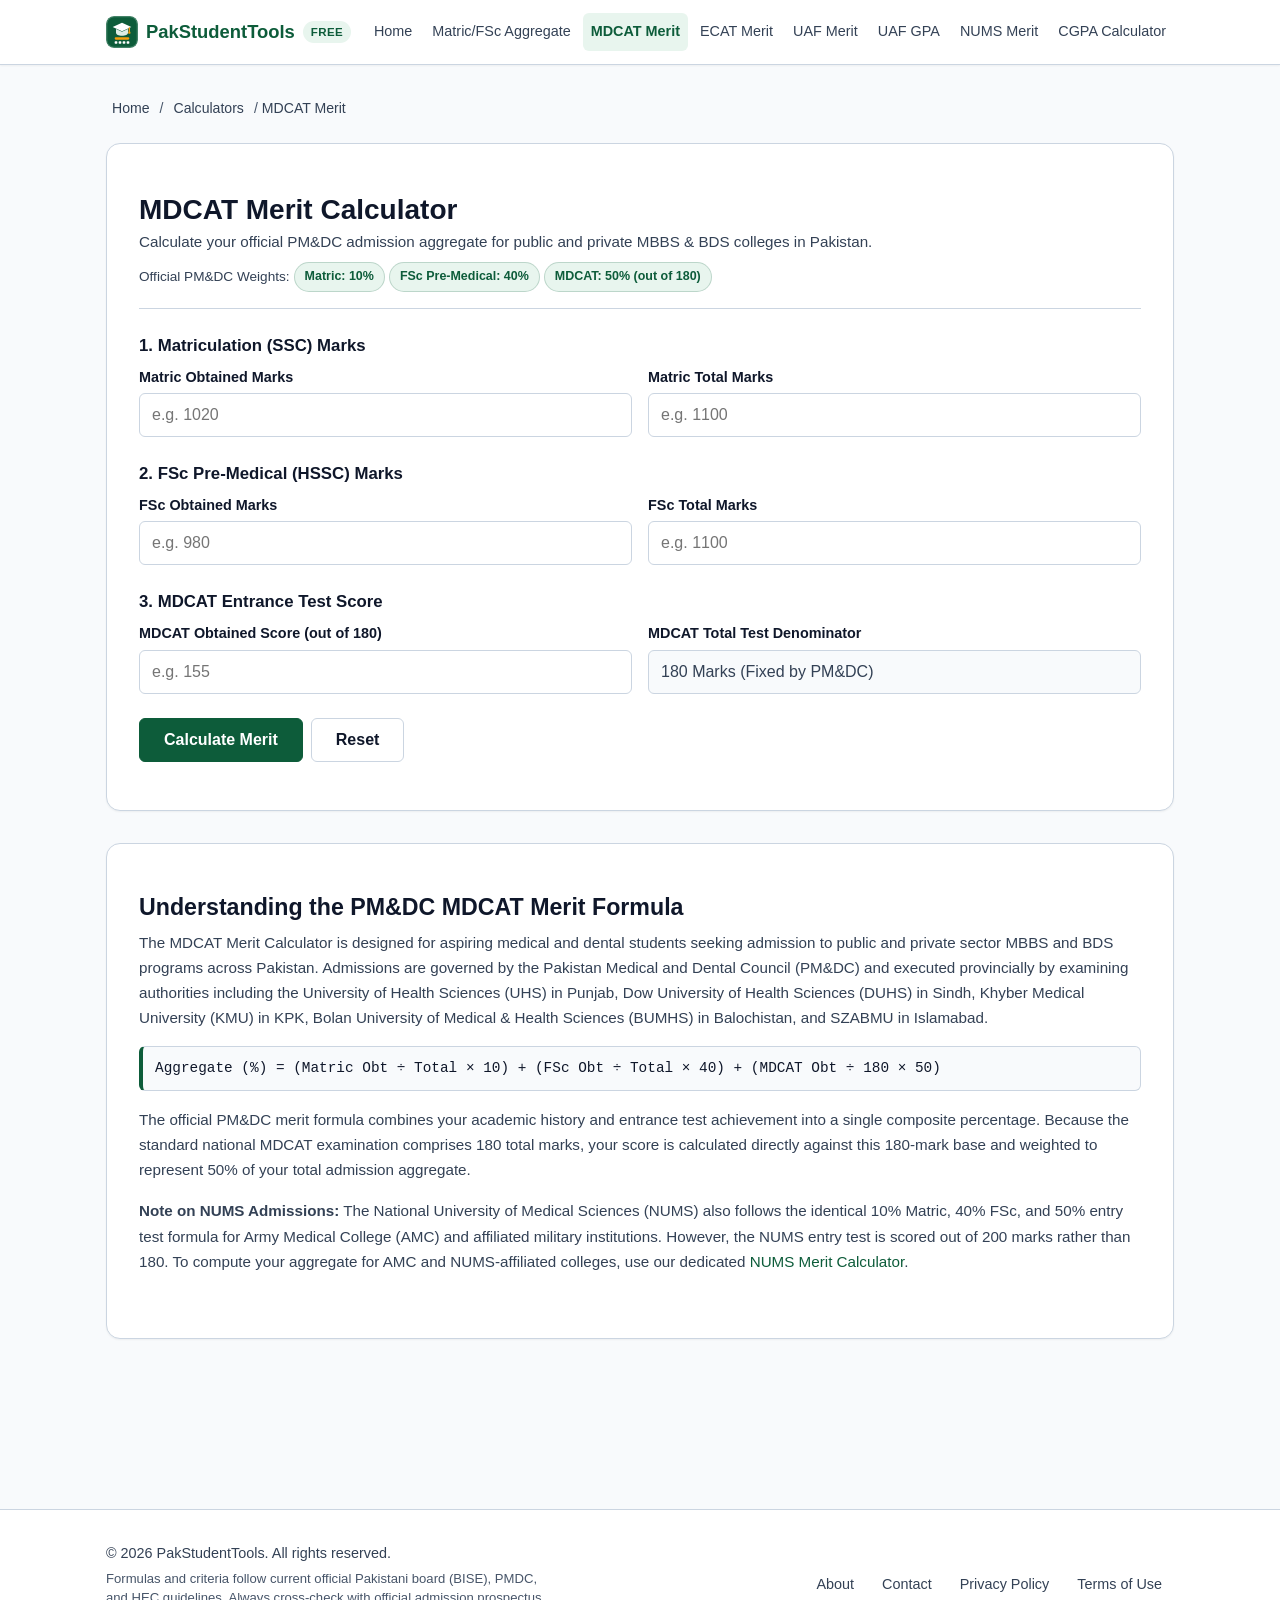
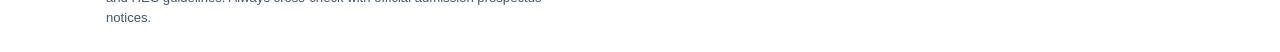
<file: calculators/mdcat-merit/index.html>
<!DOCTYPE html>
<html lang="en">
<head>
  <meta charset="UTF-8">
  <meta name="viewport" content="width=device-width, initial-scale=1.0">
  <title>MDCAT Merit Calculator 2026 | PMDC MBBS BDS Aggregate</title>
  <meta name="description" content="Calculate your official PM&DC MDCAT medical and dental college admission merit. Instant aggregate percentage using Matric (10%), FSc (40%), and MDCAT (50%).">

  <!-- Google Analytics (GA4) -->
  <script async src="https://www.googletagmanager.com/gtag/js?id=G-99GKCS44FT"></script>
  <script>
    window.dataLayer = window.dataLayer || [];
    function gtag(){dataLayer.push(arguments);}
    gtag('js', new Date());

    gtag('config', 'G-99GKCS44FT');
  </script>

  <!-- Canonical URL -->
  <link rel="canonical" href="https://student-merit-calculators.vercel.app/calculators/mdcat-merit/index.html">

  <!-- Open Graph / WhatsApp / Facebook Sharing -->
  <meta property="og:type" content="website">
  <meta property="og:site_name" content="PakStudentTools">
  <meta property="og:title" content="MDCAT Merit Calculator 2026 | PMDC MBBS BDS Aggregate">
  <meta property="og:description" content="Calculate your official PM&DC MDCAT medical and dental college admission merit. Instant aggregate percentage using Matric (10%), FSc (40%), and MDCAT (50%).">
  <meta property="og:url" content="https://student-merit-calculators.vercel.app/calculators/mdcat-merit/index.html">
  <meta property="og:image" content="https://student-merit-calculators.vercel.app/assets/images/og-cover.png">
  <meta property="og:image:width" content="1200">
  <meta property="og:image:height" content="630">

  <!-- Twitter Card -->
  <meta name="twitter:card" content="summary_large_image">
  <meta name="twitter:title" content="MDCAT Merit Calculator 2026 | PMDC MBBS BDS Aggregate">
  <meta name="twitter:description" content="Calculate your official PM&DC MDCAT medical and dental college admission merit. Instant aggregate percentage using Matric (10%), FSc (40%), and MDCAT (50%).">
  <meta name="twitter:image" content="https://student-merit-calculators.vercel.app/assets/images/og-cover.png">

  <!-- Schema.org WebApplication Structured Data -->
  <script type="application/ld+json">
  {
    "@context": "https://schema.org",
    "@type": "WebApplication",
    "name": "MDCAT Merit Calculator",
    "url": "https://student-merit-calculators.vercel.app/calculators/mdcat-merit/index.html",
    "description": "Calculate official PM&DC medical and dental college admission merit aggregate using Matric, FSc, and MDCAT scores.",
    "applicationCategory": "EducationalApplication",
    "operatingSystem": "All",
    "browserRequirements": "Requires JavaScript. Requires HTML5.",
    "offers": {
      "@type": "Offer",
      "price": "0",
      "priceCurrency": "PKR"
    }
  }
  </script>

  <!-- Favicon -->
  <link rel="icon" type="image/svg+xml" href="../../assets/images/favicon.svg">
  <link rel="alternate icon" type="image/png" href="../../assets/images/logo.png">

  <link rel="stylesheet" href="../../assets/css/style.css">
</head>
<body>
  <!-- Accessible Skip to Content Link -->
  <a href="#main-content" class="skip-link">Skip to main content</a>

  <!-- Site Header -->
  <header class="site-header">
    <div class="container">
      <a href="/" class="brand">
        <img src="../../assets/images/logo.svg" alt="PakStudentTools Logo" class="brand-logo" width="32" height="32">
        <span>PakStudentTools</span>
        <span class="brand-badge">Free</span>
      </a>
      <button class="nav-toggle" aria-label="Toggle navigation menu" aria-expanded="false" aria-controls="site-navigation">
        <span class="nav-toggle-icon" aria-hidden="true"></span>
        <span>Menu</span>
      </button>
      <nav id="site-navigation" class="site-nav" aria-label="Main Navigation">
        <a href="/">Home</a>
        <a href="/calculators/matric-fsc-aggregate/">Matric/FSc Aggregate</a>
        <a href="/calculators/mdcat-merit/" class="active">MDCAT Merit</a>
        <a href="/calculators/ecat-merit/">ECAT Merit</a>
        <a href="/calculators/uaf-merit/">UAF Merit</a>
        <a href="/calculators/uaf-gpa-calculator/">UAF GPA</a>
        <a href="/calculators/nums-merit/">NUMS Merit</a>
        <a href="/calculators/cgpa-calculator/">CGPA Calculator</a>
      </nav>
    </div>
  </header>

  <!-- Main Content -->
  <main id="main-content" class="main-content">
    <div class="container">

      <!-- Breadcrumbs -->
      <nav class="breadcrumb" aria-label="Breadcrumb">
        <a href="/">Home</a>
        <span class="breadcrumb-separator">/</span>
        <a href="/#calculators">Calculators</a>
        <span class="breadcrumb-separator">/</span>
        <span>MDCAT Merit</span>
      </nav>

      <!-- Calculator Card -->
      <div class="calculator-card">
        <div class="calculator-header">
          <h1 class="calculator-title">MDCAT Merit Calculator</h1>
          <p class="calculator-subtitle">
            Calculate your official PM&amp;DC admission aggregate for public and private MBBS &amp; BDS colleges in Pakistan.
          </p>
          <div class="weights-badge-bar">
            <span>Official PM&amp;DC Weights:</span>
            <span class="weight-badge">Matric: 10%</span>
            <span class="weight-badge">FSc Pre-Medical: 40%</span>
            <span class="weight-badge">MDCAT: 50% (out of 180)</span>
          </div>
        </div>

        <!-- Calculator Form -->
        <form id="mdcat-form" novalidate>
          
          <!-- Section 1: Matriculation -->
          <div class="form-section">
            <h2 class="form-section-title">1. Matriculation (SSC) Marks</h2>
            <div class="form-row">
              <div class="form-group">
                <label for="matric-obtained" class="form-label">Matric Obtained Marks</label>
                <input 
                  type="number" 
                  id="matric-obtained" 
                  class="form-input" 
                  placeholder="e.g. 1020" 
                  min="0" 
                  step="any"
                  inputmode="decimal"
                  aria-describedby="error-matric-obtained"
                  required
                >
                <span id="error-matric-obtained" class="error-text" role="alert"></span>
              </div>
              <div class="form-group">
                <label for="matric-total" class="form-label">Matric Total Marks</label>
                <input 
                  type="number" 
                  id="matric-total" 
                  class="form-input" 
                  placeholder="e.g. 1100" 
                  min="1" 
                  step="any"
                  inputmode="decimal"
                  aria-describedby="error-matric-total"
                  required
                >
                <span id="error-matric-total" class="error-text" role="alert"></span>
              </div>
            </div>
          </div>

          <!-- Section 2: FSc Pre-Medical -->
          <div class="form-section">
            <h2 class="form-section-title">2. FSc Pre-Medical (HSSC) Marks</h2>
            <div class="form-row">
              <div class="form-group">
                <label for="fsc-obtained" class="form-label">FSc Obtained Marks</label>
                <input 
                  type="number" 
                  id="fsc-obtained" 
                  class="form-input" 
                  placeholder="e.g. 980" 
                  min="0" 
                  step="any"
                  inputmode="decimal"
                  aria-describedby="error-fsc-obtained"
                  required
                >
                <span id="error-fsc-obtained" class="error-text" role="alert"></span>
              </div>
              <div class="form-group">
                <label for="fsc-total" class="form-label">FSc Total Marks</label>
                <input 
                  type="number" 
                  id="fsc-total" 
                  class="form-input" 
                  placeholder="e.g. 1100" 
                  min="1" 
                  step="any"
                  inputmode="decimal"
                  aria-describedby="error-fsc-total"
                  required
                >
                <span id="error-fsc-total" class="error-text" role="alert"></span>
              </div>
            </div>
          </div>

          <!-- Section 3: MDCAT Test Score -->
          <div class="form-section">
            <h2 class="form-section-title">3. MDCAT Entrance Test Score</h2>
            <div class="form-row">
              <div class="form-group">
                <label for="mdcat-obtained" class="form-label">MDCAT Obtained Score (out of 180)</label>
                <input 
                  type="number" 
                  id="mdcat-obtained" 
                  class="form-input" 
                  placeholder="e.g. 155" 
                  min="0" 
                  max="180" 
                  step="any"
                  inputmode="decimal"
                  aria-describedby="error-mdcat-obtained"
                  required
                >
                <span id="error-mdcat-obtained" class="error-text" role="alert"></span>
              </div>
              <div class="form-group">
                <label for="mdcat-total-fixed" class="form-label">MDCAT Total Test Denominator</label>
                <input 
                  type="text" 
                  id="mdcat-total-fixed"
                  class="form-input" 
                  value="180 Marks (Fixed by PM&amp;DC)" 
                  readonly 
                  tabindex="-1"
                  aria-readonly="true"
                  style="background-color: var(--color-bg-body); cursor: default; color: var(--color-text-muted);"
                >
              </div>
            </div>
          </div>

          <!-- Action Buttons -->
          <div class="btn-group">
            <button type="submit" class="btn btn-primary" id="calculate-btn">Calculate Merit</button>
            <button type="button" class="btn btn-secondary" id="reset-btn">Reset</button>
          </div>

        </form>

        <!-- Result Box (Hidden until calculated) -->
        <div id="result-box" class="result-box" aria-live="polite">
          <div class="result-header">Your Composite MDCAT Medical Merit</div>
          <div class="result-value" id="merit-result">0.00%</div>
          
          <div class="breakdown-grid">
            <div class="breakdown-item">
              <div class="breakdown-item-title">Matric Contribution (10%)</div>
              <div class="breakdown-item-value" id="breakdown-matric">0.00%</div>
              <div class="breakdown-item-sub" id="breakdown-matric-detail">0.00% score</div>
            </div>
            <div class="breakdown-item">
              <div class="breakdown-item-title">FSc Contribution (40%)</div>
              <div class="breakdown-item-value" id="breakdown-fsc">0.00%</div>
              <div class="breakdown-item-sub" id="breakdown-fsc-detail">0.00% score</div>
            </div>
            <div class="breakdown-item">
              <div class="breakdown-item-title">MDCAT Contribution (50%)</div>
              <div class="breakdown-item-value" id="breakdown-mdcat">0.00%</div>
              <div class="breakdown-item-sub" id="breakdown-mdcat-detail">0.00% score</div>
            </div>
          </div>
        </div>

      </div>

      <!-- Explainer Section for SEO & Educational Context (150-250 words) -->
      <section class="explainer-card">
        <h2>Understanding the PM&amp;DC MDCAT Merit Formula</h2>
        
        <p>
          The MDCAT Merit Calculator is designed for aspiring medical and dental students seeking admission to public and private sector MBBS and BDS programs across Pakistan. Admissions are governed by the Pakistan Medical and Dental Council (PM&amp;DC) and executed provincially by examining authorities including the University of Health Sciences (UHS) in Punjab, Dow University of Health Sciences (DUHS) in Sindh, Khyber Medical University (KMU) in KPK, Bolan University of Medical &amp; Health Sciences (BUMHS) in Balochistan, and SZABMU in Islamabad.
        </p>

        <div class="formula-display">
          Aggregate (%) = (Matric Obt ÷ Total × 10) + (FSc Obt ÷ Total × 40) + (MDCAT Obt ÷ 180 × 50)
        </div>

        <p>
          The official PM&amp;DC merit formula combines your academic history and entrance test achievement into a single composite percentage. Because the standard national MDCAT examination comprises 180 total marks, your score is calculated directly against this 180-mark base and weighted to represent 50% of your total admission aggregate.
        </p>

        <p>
          <strong>Note on NUMS Admissions:</strong> The National University of Medical Sciences (NUMS) also follows the identical 10% Matric, 40% FSc, and 50% entry test formula for Army Medical College (AMC) and affiliated military institutions. However, the NUMS entry test is scored out of 200 marks rather than 180. To compute your aggregate for AMC and NUMS-affiliated colleges, use our dedicated <a href="../nums-merit/index.html">NUMS Merit Calculator</a>.
        </p>
      </section>

      <!-- Responsive Ad Unit Container (Reserved for future AdSense / Ad Unit integration) -->
      <aside class="ad-slot-placeholder" aria-hidden="true"></aside>

    </div>
  </main>

  <!-- Site Footer -->
  <footer class="site-footer">
    <div class="container">
      <div class="footer-inner">
        <div>
          <p>&copy; <span id="current-year">2026</span> PakStudentTools. All rights reserved.</p>
          <p class="footer-disclaimer">
            Formulas and criteria follow current official Pakistani board (BISE), PMDC, and HEC guidelines. Always cross-check with official admission prospectus notices.
          </p>
        </div>
        <nav class="footer-nav" aria-label="Footer Navigation">
          <a href="/about.html">About</a>
          <a href="/contact.html">Contact</a>
          <a href="/privacy-policy.html">Privacy Policy</a>
          <a href="/terms.html">Terms of Use</a>
        </nav>
      </div>
    </div>
  </footer>

  <!-- Scripts -->
  <script src="../../assets/js/main.js" defer></script>
  <script src="calculator.js" defer></script>
</body>
</html>
</file>
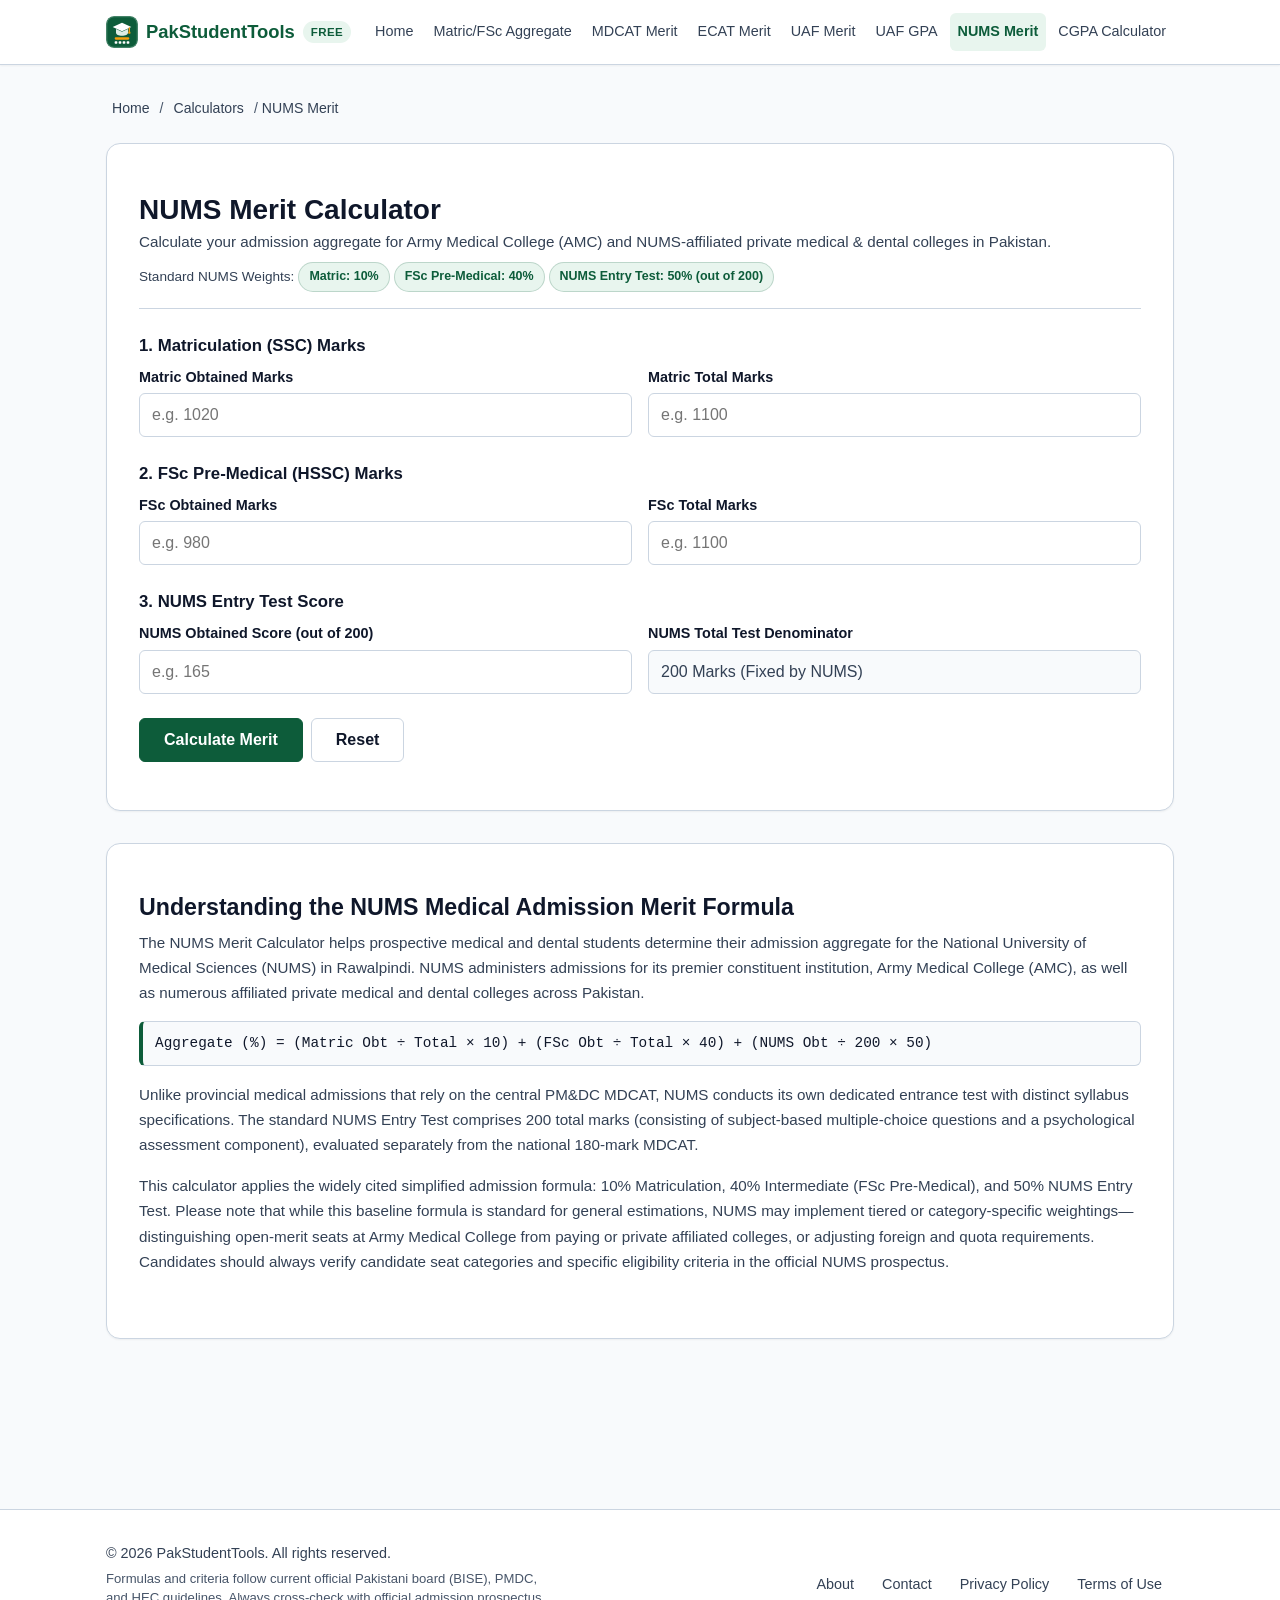
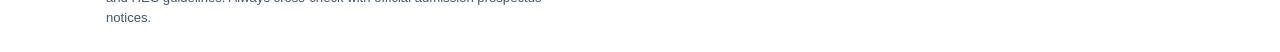
<file: calculators/nums-merit/index.html>
<!DOCTYPE html>
<html lang="en">
<head>
  <meta charset="UTF-8">
  <meta name="viewport" content="width=device-width, initial-scale=1.0">
  <title>NUMS Merit Calculator 2026 | Army Medical College (AMC) Aggregate</title>
  <meta name="description" content="Calculate your NUMS admission merit aggregate for Army Medical College (AMC) and NUMS-affiliated medical colleges. Instant calculation with Matric (10%), FSc (40%), and NUMS Test (50% out of 200).">

  <!-- Google Analytics (GA4) -->
  <script async src="https://www.googletagmanager.com/gtag/js?id=G-99GKCS44FT"></script>
  <script>
    window.dataLayer = window.dataLayer || [];
    function gtag(){dataLayer.push(arguments);}
    gtag('js', new Date());

    gtag('config', 'G-99GKCS44FT');
  </script>

  <!-- Canonical URL -->
  <link rel="canonical" href="https://student-merit-calculators.vercel.app/calculators/nums-merit/index.html">

  <!-- Open Graph / WhatsApp / Facebook Sharing -->
  <meta property="og:type" content="website">
  <meta property="og:site_name" content="PakStudentTools">
  <meta property="og:title" content="NUMS Merit Calculator 2026 | Army Medical College (AMC) Aggregate">
  <meta property="og:description" content="Calculate your NUMS admission merit aggregate for Army Medical College (AMC) and NUMS-affiliated medical colleges. Instant calculation with Matric (10%), FSc (40%), and NUMS Test (50% out of 200).">
  <meta property="og:url" content="https://student-merit-calculators.vercel.app/calculators/nums-merit/index.html">
  <meta property="og:image" content="https://student-merit-calculators.vercel.app/assets/images/og-cover.png">
  <meta property="og:image:width" content="1200">
  <meta property="og:image:height" content="630">

  <!-- Twitter Card -->
  <meta name="twitter:card" content="summary_large_image">
  <meta name="twitter:title" content="NUMS Merit Calculator 2026 | Army Medical College (AMC) Aggregate">
  <meta name="twitter:description" content="Calculate your NUMS admission merit aggregate for Army Medical College (AMC) and NUMS-affiliated medical colleges. Instant calculation with Matric (10%), FSc (40%), and NUMS Test (50% out of 200).">
  <meta name="twitter:image" content="https://student-merit-calculators.vercel.app/assets/images/og-cover.png">

  <!-- Schema.org WebApplication Structured Data -->
  <script type="application/ld+json">
  {
    "@context": "https://schema.org",
    "@type": "WebApplication",
    "name": "NUMS Merit Calculator",
    "url": "https://student-merit-calculators.vercel.app/calculators/nums-merit/index.html",
    "description": "Calculate official NUMS medical and dental admission merit aggregate for Army Medical College and affiliated colleges using Matric, FSc, and NUMS Entry Test scores.",
    "applicationCategory": "EducationalApplication",
    "operatingSystem": "All",
    "browserRequirements": "Requires JavaScript. Requires HTML5.",
    "offers": {
      "@type": "Offer",
      "price": "0",
      "priceCurrency": "PKR"
    }
  }
  </script>

  <!-- Favicon -->
  <link rel="icon" type="image/svg+xml" href="../../assets/images/favicon.svg">
  <link rel="alternate icon" type="image/png" href="../../assets/images/logo.png">

  <link rel="stylesheet" href="../../assets/css/style.css">
</head>
<body>
  <!-- Accessible Skip to Content Link -->
  <a href="#main-content" class="skip-link">Skip to main content</a>

  <!-- Site Header -->
  <header class="site-header">
    <div class="container">
      <a href="/" class="brand">
        <img src="../../assets/images/logo.svg" alt="PakStudentTools Logo" class="brand-logo" width="32" height="32">
        <span>PakStudentTools</span>
        <span class="brand-badge">Free</span>
      </a>
      <button class="nav-toggle" aria-label="Toggle navigation menu" aria-expanded="false" aria-controls="site-navigation">
        <span class="nav-toggle-icon" aria-hidden="true"></span>
        <span>Menu</span>
      </button>
      <nav id="site-navigation" class="site-nav" aria-label="Main Navigation">
        <a href="/">Home</a>
        <a href="/calculators/matric-fsc-aggregate/">Matric/FSc Aggregate</a>
        <a href="/calculators/mdcat-merit/">MDCAT Merit</a>
        <a href="/calculators/ecat-merit/">ECAT Merit</a>
        <a href="/calculators/uaf-merit/">UAF Merit</a>
        <a href="/calculators/uaf-gpa-calculator/">UAF GPA</a>
        <a href="/calculators/nums-merit/" class="active">NUMS Merit</a>
        <a href="/calculators/cgpa-calculator/">CGPA Calculator</a>
      </nav>
    </div>
  </header>

  <!-- Main Content -->
  <main id="main-content" class="main-content">
    <div class="container">

      <!-- Breadcrumbs -->
      <nav class="breadcrumb" aria-label="Breadcrumb">
        <a href="/">Home</a>
        <span class="breadcrumb-separator">/</span>
        <a href="/#calculators">Calculators</a>
        <span class="breadcrumb-separator">/</span>
        <span>NUMS Merit</span>
      </nav>

      <!-- Calculator Card -->
      <div class="calculator-card">
        <div class="calculator-header">
          <h1 class="calculator-title">NUMS Merit Calculator</h1>
          <p class="calculator-subtitle">
            Calculate your admission aggregate for Army Medical College (AMC) and NUMS-affiliated private medical &amp; dental colleges in Pakistan.
          </p>
          <div class="weights-badge-bar">
            <span>Standard NUMS Weights:</span>
            <span class="weight-badge">Matric: 10%</span>
            <span class="weight-badge">FSc Pre-Medical: 40%</span>
            <span class="weight-badge">NUMS Entry Test: 50% (out of 200)</span>
          </div>
        </div>

        <!-- Calculator Form -->
        <form id="nums-form" novalidate>
          
          <!-- Section 1: Matriculation -->
          <div class="form-section">
            <h2 class="form-section-title">1. Matriculation (SSC) Marks</h2>
            <div class="form-row">
              <div class="form-group">
                <label for="matric-obtained" class="form-label">Matric Obtained Marks</label>
                <input 
                  type="number" 
                  id="matric-obtained" 
                  class="form-input" 
                  placeholder="e.g. 1020" 
                  min="0" 
                  step="any"
                  inputmode="decimal"
                  aria-describedby="error-matric-obtained"
                  required
                >
                <span id="error-matric-obtained" class="error-text" role="alert"></span>
              </div>
              <div class="form-group">
                <label for="matric-total" class="form-label">Matric Total Marks</label>
                <input 
                  type="number" 
                  id="matric-total" 
                  class="form-input" 
                  placeholder="e.g. 1100" 
                  min="1" 
                  step="any"
                  inputmode="decimal"
                  aria-describedby="error-matric-total"
                  required
                >
                <span id="error-matric-total" class="error-text" role="alert"></span>
              </div>
            </div>
          </div>

          <!-- Section 2: FSc Pre-Medical -->
          <div class="form-section">
            <h2 class="form-section-title">2. FSc Pre-Medical (HSSC) Marks</h2>
            <div class="form-row">
              <div class="form-group">
                <label for="fsc-obtained" class="form-label">FSc Obtained Marks</label>
                <input 
                  type="number" 
                  id="fsc-obtained" 
                  class="form-input" 
                  placeholder="e.g. 980" 
                  min="0" 
                  step="any"
                  inputmode="decimal"
                  aria-describedby="error-fsc-obtained"
                  required
                >
                <span id="error-fsc-obtained" class="error-text" role="alert"></span>
              </div>
              <div class="form-group">
                <label for="fsc-total" class="form-label">FSc Total Marks</label>
                <input 
                  type="number" 
                  id="fsc-total" 
                  class="form-input" 
                  placeholder="e.g. 1100" 
                  min="1" 
                  step="any"
                  inputmode="decimal"
                  aria-describedby="error-fsc-total"
                  required
                >
                <span id="error-fsc-total" class="error-text" role="alert"></span>
              </div>
            </div>
          </div>

          <!-- Section 3: NUMS Entry Test Score -->
          <div class="form-section">
            <h2 class="form-section-title">3. NUMS Entry Test Score</h2>
            <div class="form-row">
              <div class="form-group">
                <label for="nums-obtained" class="form-label">NUMS Obtained Score (out of 200)</label>
                <input 
                  type="number" 
                  id="nums-obtained" 
                  class="form-input" 
                  placeholder="e.g. 165" 
                  min="0" 
                  max="200" 
                  step="any"
                  inputmode="decimal"
                  aria-describedby="error-nums-obtained"
                  required
                >
                <span id="error-nums-obtained" class="error-text" role="alert"></span>
              </div>
              <div class="form-group">
                <label for="nums-total-fixed" class="form-label">NUMS Total Test Denominator</label>
                <input 
                  type="text" 
                  id="nums-total-fixed"
                  class="form-input" 
                  value="200 Marks (Fixed by NUMS)" 
                  readonly 
                  tabindex="-1"
                  aria-readonly="true"
                  style="background-color: var(--color-bg-body); cursor: default; color: var(--color-text-muted);"
                >
              </div>
            </div>
          </div>

          <!-- Action Buttons -->
          <div class="btn-group">
            <button type="submit" class="btn btn-primary" id="calculate-btn">Calculate Merit</button>
            <button type="button" class="btn btn-secondary" id="reset-btn">Reset</button>
          </div>

        </form>

        <!-- Result Box (Hidden until calculated) -->
        <div id="result-box" class="result-box" aria-live="polite">
          <div class="result-header">Your Composite NUMS Medical Merit</div>
          <div class="result-value" id="merit-result">0.00%</div>
          
          <div class="breakdown-grid">
            <div class="breakdown-item">
              <div class="breakdown-item-title">Matric Contribution (10%)</div>
              <div class="breakdown-item-value" id="breakdown-matric">0.00%</div>
              <div class="breakdown-item-sub" id="breakdown-matric-detail">0.00% score</div>
            </div>
            <div class="breakdown-item">
              <div class="breakdown-item-title">FSc Contribution (40%)</div>
              <div class="breakdown-item-value" id="breakdown-fsc">0.00%</div>
              <div class="breakdown-item-sub" id="breakdown-fsc-detail">0.00% score</div>
            </div>
            <div class="breakdown-item">
              <div class="breakdown-item-title">NUMS Contribution (50%)</div>
              <div class="breakdown-item-value" id="breakdown-nums">0.00%</div>
              <div class="breakdown-item-sub" id="breakdown-nums-detail">0.00% score</div>
            </div>
          </div>
        </div>

      </div>

      <!-- Explainer Section for SEO & Educational Context (150-250 words) -->
      <section class="explainer-card">
        <h2>Understanding the NUMS Medical Admission Merit Formula</h2>
        
        <p>
          The NUMS Merit Calculator helps prospective medical and dental students determine their admission aggregate for the National University of Medical Sciences (NUMS) in Rawalpindi. NUMS administers admissions for its premier constituent institution, Army Medical College (AMC), as well as numerous affiliated private medical and dental colleges across Pakistan.
        </p>

        <div class="formula-display">
          Aggregate (%) = (Matric Obt ÷ Total × 10) + (FSc Obt ÷ Total × 40) + (NUMS Obt ÷ 200 × 50)
        </div>

        <p>
          Unlike provincial medical admissions that rely on the central PM&amp;DC MDCAT, NUMS conducts its own dedicated entrance test with distinct syllabus specifications. The standard NUMS Entry Test comprises 200 total marks (consisting of subject-based multiple-choice questions and a psychological assessment component), evaluated separately from the national 180-mark MDCAT.
        </p>

        <p>
          This calculator applies the widely cited simplified admission formula: 10% Matriculation, 40% Intermediate (FSc Pre-Medical), and 50% NUMS Entry Test. Please note that while this baseline formula is standard for general estimations, NUMS may implement tiered or category-specific weightings—distinguishing open-merit seats at Army Medical College from paying or private affiliated colleges, or adjusting foreign and quota requirements. Candidates should always verify candidate seat categories and specific eligibility criteria in the official NUMS prospectus.
        </p>
      </section>

      <!-- Responsive Ad Unit Container (Reserved for future AdSense / Ad Unit integration) -->
      <aside class="ad-slot-placeholder" aria-hidden="true"></aside>

    </div>
  </main>

  <!-- Site Footer -->
  <footer class="site-footer">
    <div class="container">
      <div class="footer-inner">
        <div>
          <p>&copy; <span id="current-year">2026</span> PakStudentTools. All rights reserved.</p>
          <p class="footer-disclaimer">
            Formulas and criteria follow current official Pakistani board (BISE), PMDC, and HEC guidelines. Always cross-check with official admission prospectus notices.
          </p>
        </div>
        <nav class="footer-nav" aria-label="Footer Navigation">
          <a href="/about.html">About</a>
          <a href="/contact.html">Contact</a>
          <a href="/privacy-policy.html">Privacy Policy</a>
          <a href="/terms.html">Terms of Use</a>
        </nav>
      </div>
    </div>
  </footer>

  <!-- Scripts -->
  <script src="../../assets/js/main.js" defer></script>
  <script src="calculator.js" defer></script>
</body>
</html>
</file>
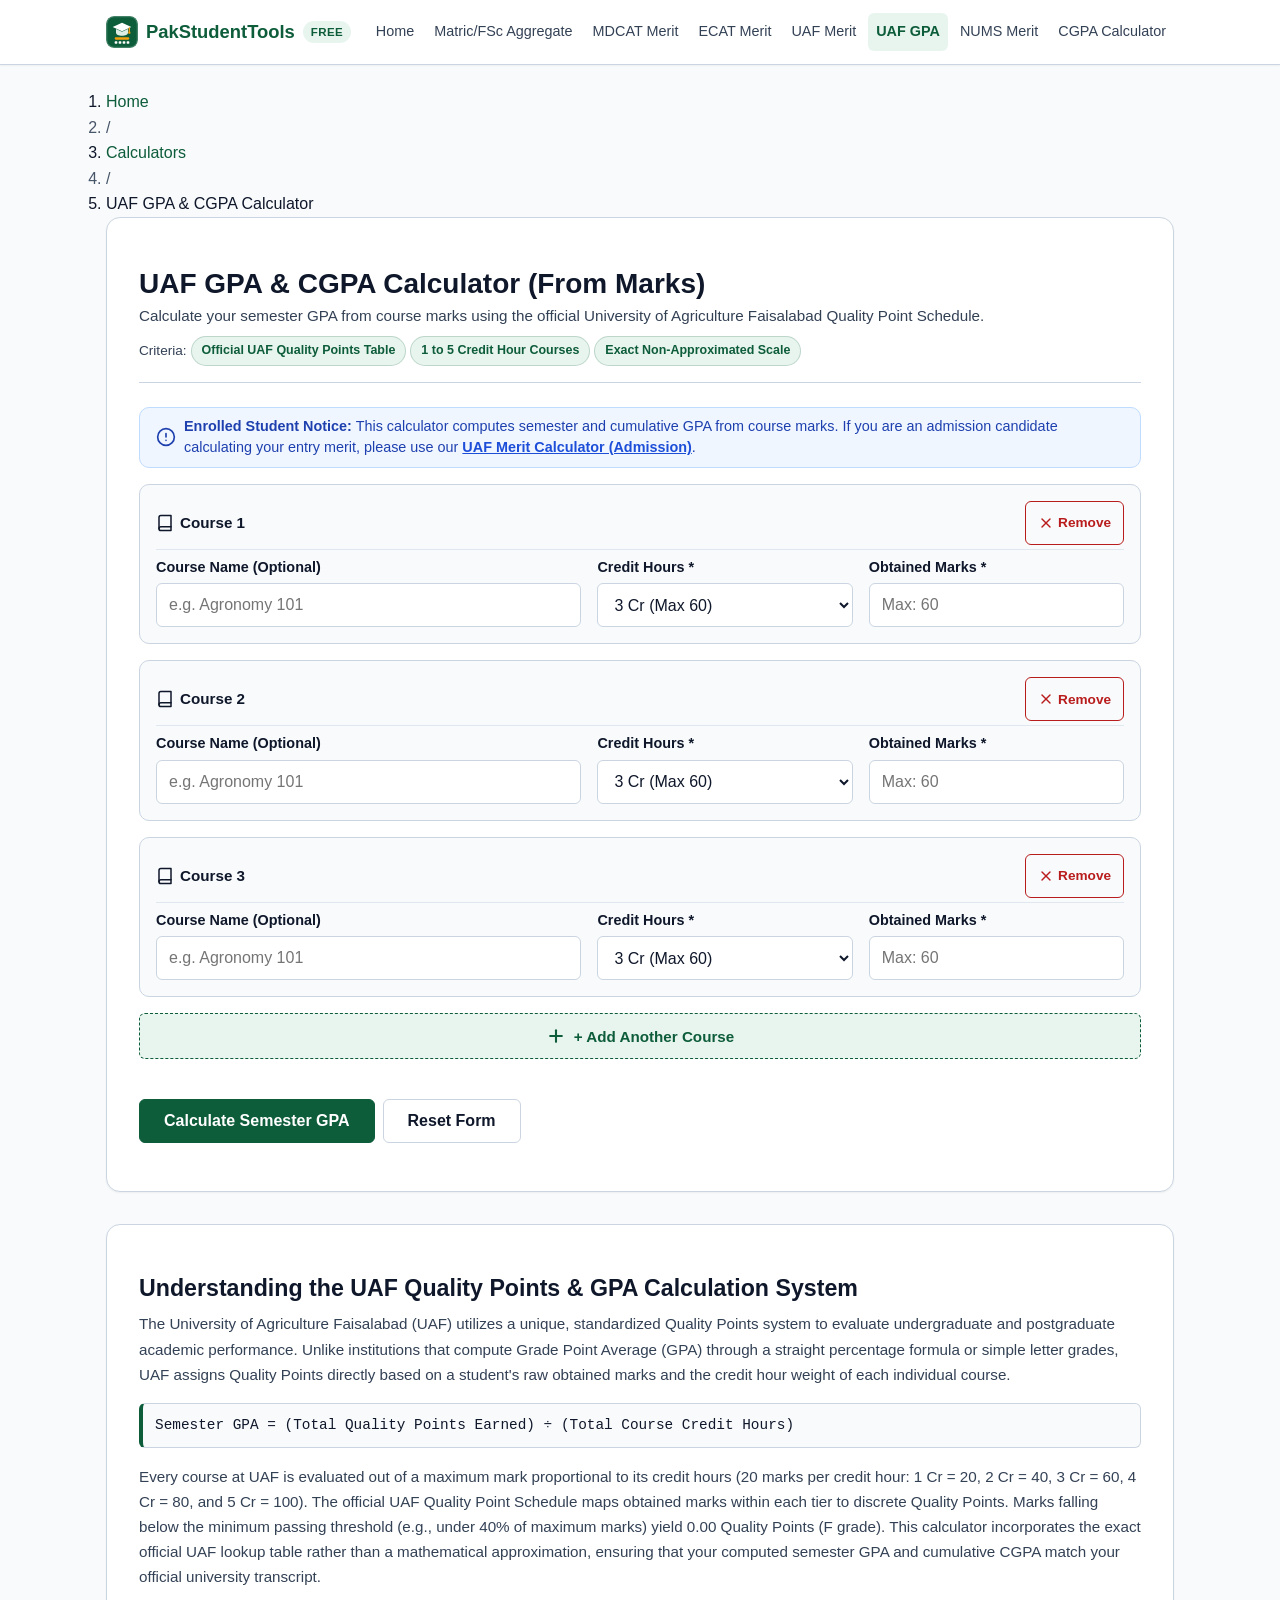
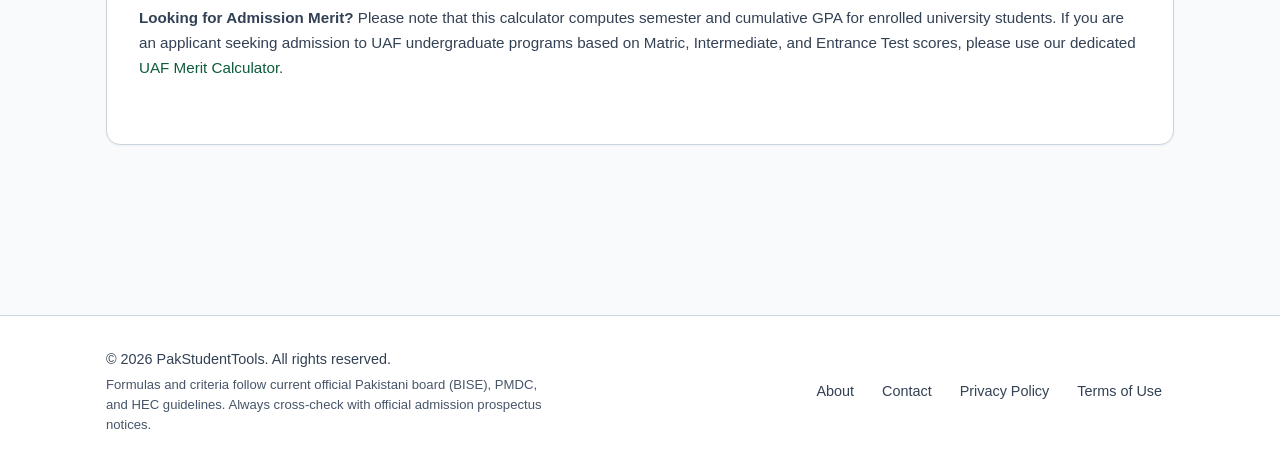
<file: calculators/uaf-gpa-calculator/index.html>
<!DOCTYPE html>
<html lang="en">
<head>
  <meta charset="UTF-8">
  <meta name="viewport" content="width=device-width, initial-scale=1.0">
  <title>UAF GPA Calculator | Quality Points &amp; Semester CGPA Calculator (Raw Marks)</title>
  <meta name="description" content="Calculate your University of Agriculture Faisalabad (UAF) semester GPA and CGPA from raw marks. Exact official UAF Quality Point Schedule lookup table for 1 to 5 credit hours.">

  <!-- Google Analytics (GA4) -->
  <script async src="https://www.googletagmanager.com/gtag/js?id=G-99GKCS44FT"></script>
  <script>
    window.dataLayer = window.dataLayer || [];
    function gtag(){dataLayer.push(arguments);}
    gtag('js', new Date());

    gtag('config', 'G-99GKCS44FT');
  </script>

  <!-- Canonical URL -->
  <link rel="canonical" href="https://student-merit-calculators.vercel.app/calculators/uaf-gpa-calculator/">

  <!-- Open Graph / WhatsApp / Facebook Sharing -->
  <meta property="og:type" content="website">
  <meta property="og:site_name" content="PakStudentTools">
  <meta property="og:title" content="UAF GPA Calculator | Quality Points &amp; Semester CGPA Calculator">
  <meta property="og:description" content="Calculate your University of Agriculture Faisalabad (UAF) semester GPA and CGPA from raw marks. Exact official UAF Quality Point Schedule lookup table for 1 to 5 credit hours.">
  <meta property="og:url" content="https://student-merit-calculators.vercel.app/calculators/uaf-gpa-calculator/">
  <meta property="og:image" content="https://student-merit-calculators.vercel.app/assets/images/og-cover.png">
  <meta property="og:image:width" content="1200">
  <meta property="og:image:height" content="630">

  <!-- Twitter Card -->
  <meta name="twitter:card" content="summary_large_image">
  <meta name="twitter:title" content="UAF GPA Calculator | Quality Points &amp; Semester CGPA Calculator">
  <meta name="twitter:description" content="Calculate your University of Agriculture Faisalabad (UAF) semester GPA and CGPA from raw marks. Exact official UAF Quality Point Schedule lookup table for 1 to 5 credit hours.">
  <meta name="twitter:image" content="https://student-merit-calculators.vercel.app/assets/images/og-cover.png">

  <!-- Schema.org WebApplication Structured Data -->
  <script type="application/ld+json">
  {
    "@context": "https://schema.org",
    "@type": "WebApplication",
    "name": "UAF GPA & Quality Points Calculator",
    "url": "https://student-merit-calculators.vercel.app/calculators/uaf-gpa-calculator/",
    "description": "Calculate semester GPA and CGPA from raw marks using the official University of Agriculture Faisalabad Quality Points lookup schedule across 1 to 5 credit hour courses.",
    "applicationCategory": "EducationalApplication",
    "operatingSystem": "All",
    "browserRequirements": "Requires JavaScript. Requires HTML5.",
    "offers": {
      "@type": "Offer",
      "price": "0",
      "priceCurrency": "PKR"
    }
  }
  </script>

  <!-- Favicon -->
  <link rel="icon" type="image/svg+xml" href="../../assets/images/favicon.svg">
  <link rel="alternate icon" type="image/png" href="../../assets/images/logo.png">

  <link rel="stylesheet" href="../../assets/css/style.css">
</head>
<body>
  <!-- Accessible Skip to Content Link -->
  <a href="#main-content" class="skip-link">Skip to main content</a>

  <!-- Site Header -->
  <header class="site-header">
    <div class="container">
      <a href="/" class="brand">
        <img src="../../assets/images/logo.svg" alt="PakStudentTools Logo" class="brand-logo" width="32" height="32">
        <span>PakStudentTools</span>
        <span class="brand-badge">Free</span>
      </a>
      <button class="nav-toggle" aria-label="Toggle navigation menu" aria-expanded="false" aria-controls="site-navigation">
        <span class="nav-toggle-icon" aria-hidden="true"></span>
        <span>Menu</span>
      </button>
      <nav id="site-navigation" class="site-nav" aria-label="Main Navigation">
        <a href="/">Home</a>
        <a href="/calculators/matric-fsc-aggregate/">Matric/FSc Aggregate</a>
        <a href="/calculators/mdcat-merit/">MDCAT Merit</a>
        <a href="/calculators/ecat-merit/">ECAT Merit</a>
        <a href="/calculators/uaf-merit/">UAF Merit</a>
        <a href="/calculators/uaf-gpa-calculator/" class="active">UAF GPA</a>
        <a href="/calculators/nums-merit/">NUMS Merit</a>
        <a href="/calculators/cgpa-calculator/">CGPA Calculator</a>
      </nav>
    </div>
  </header>

  <!-- Main Content -->
  <main id="main-content" class="main-content">
    <div class="container">

      <!-- Breadcrumbs -->
      <nav class="breadcrumbs" aria-label="Breadcrumbs">
        <ol>
          <li><a href="/">Home</a></li>
          <li class="breadcrumb-separator" aria-hidden="true">/</li>
          <li><a href="/#calculators">Calculators</a></li>
          <li class="breadcrumb-separator" aria-hidden="true">/</li>
          <li aria-current="page">UAF GPA &amp; CGPA Calculator</li>
        </ol>
      </nav>

      <!-- Calculator Card -->
      <div class="calculator-card">
        <div class="calculator-header">
          <h1 class="calculator-title">UAF GPA &amp; CGPA Calculator (From Marks)</h1>
          <p class="calculator-subtitle">
            Calculate your semester GPA from course marks using the official University of Agriculture Faisalabad Quality Point Schedule.
          </p>
          <div class="weights-badge-bar">
            <span>Criteria:</span>
            <span class="weight-badge">Official UAF Quality Points Table</span>
            <span class="weight-badge">1 to 5 Credit Hour Courses</span>
            <span class="weight-badge">Exact Non-Approximated Scale</span>
          </div>
        </div>

        <!-- Distinct Purpose Note Banner -->
        <div class="notice-banner" role="note">
          <svg width="20" height="20" viewBox="0 0 24 24" fill="none" stroke="currentColor" stroke-width="2" stroke-linecap="round" stroke-linejoin="round" aria-hidden="true" style="flex-shrink:0;">
            <circle cx="12" cy="12" r="10"></circle>
            <line x1="12" y1="8" x2="12" y2="12"></line>
            <line x1="12" y1="16" x2="12.01" y2="16"></line>
          </svg>
          <div>
            <strong>Enrolled Student Notice:</strong> This calculator computes semester and cumulative GPA from course marks. If you are an admission candidate calculating your entry merit, please use our <a href="/calculators/uaf-merit/">UAF Merit Calculator (Admission)</a>.
          </div>
        </div>

        <form id="uaf-gpa-form" novalidate>
          <!-- Dynamic Courses Container -->
          <div id="courses-container" aria-live="polite">
            <!-- Dynamically populated with course cards -->
          </div>

          <!-- Add Course Button -->
          <button type="button" id="add-course-btn" class="btn-add-course">
            <svg width="20" height="20" viewBox="0 0 24 24" fill="none" stroke="currentColor" stroke-width="2.5" stroke-linecap="round" stroke-linejoin="round" aria-hidden="true">
              <line x1="12" y1="5" x2="12" y2="19"></line>
              <line x1="5" y1="12" x2="19" y2="12"></line>
            </svg>
            + Add Another Course
          </button>

          <!-- Action Buttons -->
          <div class="btn-group">
            <button type="submit" class="btn btn-primary" id="calc-btn">
              Calculate Semester GPA
            </button>
            <button type="button" class="btn btn-secondary" id="reset-btn">
              Reset Form
            </button>
          </div>
        </form>

        <!-- Result Box (Hidden by default, shown via JS) -->
        <div id="result-box" class="result-box" aria-live="polite">
          <div class="result-header">Your UAF Semester GPA</div>
          <div class="result-value" id="gpa-result">0.00</div>
          
          <div class="breakdown-grid">
            <div class="breakdown-item">
              <div class="breakdown-item-title">Total Quality Points</div>
              <div class="breakdown-item-value" id="total-qp">0.00</div>
              <div class="breakdown-item-sub">Sum of all earned QP</div>
            </div>
            <div class="breakdown-item">
              <div class="breakdown-item-title">Total Credit Hours</div>
              <div class="breakdown-item-value" id="total-credits">0</div>
              <div class="breakdown-item-sub">Sum of enrolled credits</div>
            </div>
            <div class="breakdown-item">
              <div class="breakdown-item-title">Courses Evaluated</div>
              <div class="breakdown-item-value" id="courses-count">0</div>
              <div class="breakdown-item-sub">Subjects in calculation</div>
            </div>
          </div>

          <!-- Per-Course Breakdown Details -->
          <div id="course-breakdown-details"></div>
        </div>

      </div>

      <!-- Explainer Section for SEO & Educational Context (150-250 words) -->
      <section class="explainer-card">
        <h2>Understanding the UAF Quality Points &amp; GPA Calculation System</h2>
        
        <p>
          The University of Agriculture Faisalabad (UAF) utilizes a unique, standardized Quality Points system to evaluate undergraduate and postgraduate academic performance. Unlike institutions that compute Grade Point Average (GPA) through a straight percentage formula or simple letter grades, UAF assigns Quality Points directly based on a student's raw obtained marks and the credit hour weight of each individual course.
        </p>

        <div class="formula-display">
          Semester GPA = (Total Quality Points Earned) &divide; (Total Course Credit Hours)
        </div>

        <p>
          Every course at UAF is evaluated out of a maximum mark proportional to its credit hours (20 marks per credit hour: 1 Cr = 20, 2 Cr = 40, 3 Cr = 60, 4 Cr = 80, and 5 Cr = 100). The official UAF Quality Point Schedule maps obtained marks within each tier to discrete Quality Points. Marks falling below the minimum passing threshold (e.g., under 40% of maximum marks) yield 0.00 Quality Points (F grade). This calculator incorporates the exact official UAF lookup table rather than a mathematical approximation, ensuring that your computed semester GPA and cumulative CGPA match your official university transcript.
        </p>

        <p>
          <strong>Looking for Admission Merit?</strong> Please note that this calculator computes semester and cumulative GPA for enrolled university students. If you are an applicant seeking admission to UAF undergraduate programs based on Matric, Intermediate, and Entrance Test scores, please use our dedicated <a href="/calculators/uaf-merit/">UAF Merit Calculator</a>.
        </p>
      </section>

      <!-- Responsive Ad Unit Container (Reserved for future AdSense / Ad Unit integration) -->
      <aside class="ad-slot-placeholder" aria-hidden="true"></aside>

    </div>
  </main>

  <!-- Site Footer -->
  <footer class="site-footer">
    <div class="container">
      <div class="footer-inner">
        <div>
          <p>&copy; <span id="current-year">2026</span> PakStudentTools. All rights reserved.</p>
          <p class="footer-disclaimer">
            Formulas and criteria follow current official Pakistani board (BISE), PMDC, and HEC guidelines. Always cross-check with official admission prospectus notices.
          </p>
        </div>
        <nav class="footer-nav" aria-label="Footer Navigation">
          <a href="/about.html">About</a>
          <a href="/contact.html">Contact</a>
          <a href="/privacy-policy.html">Privacy Policy</a>
          <a href="/terms.html">Terms of Use</a>
        </nav>
      </div>
    </div>
  </footer>

  <!-- Scripts -->
  <script src="../../assets/js/main.js" defer></script>
  <script src="calculator.js" defer></script>
</body>
</html>
</file>
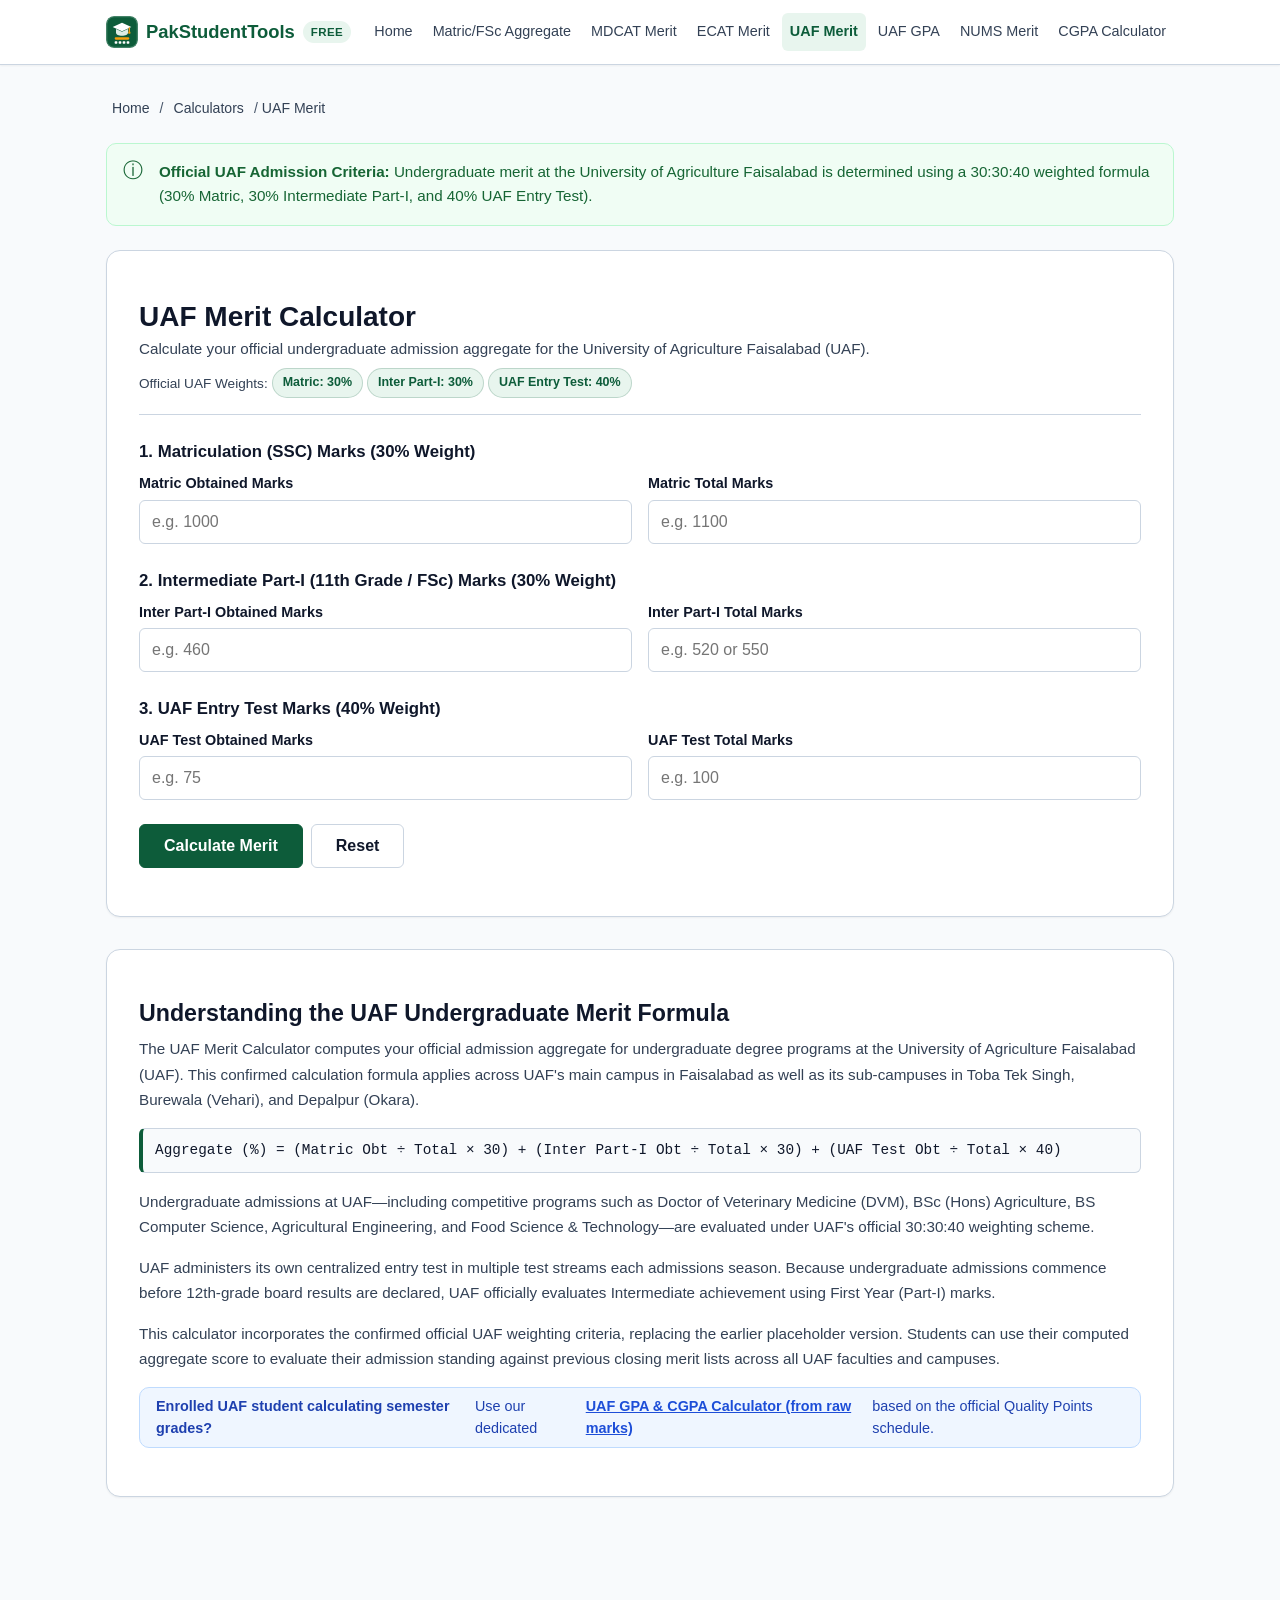
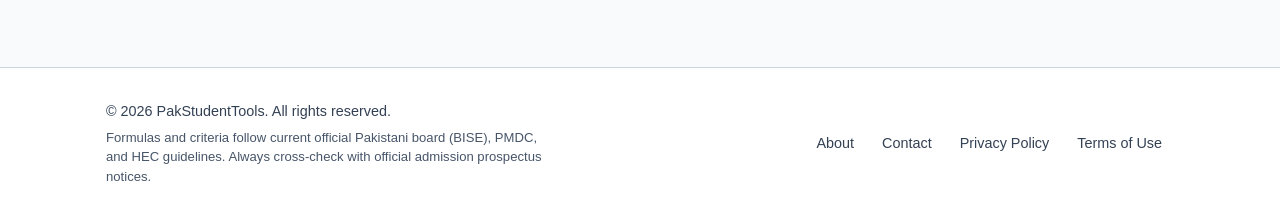
<file: calculators/uaf-merit/index.html>
<!DOCTYPE html>
<html lang="en">
<head>
  <meta charset="UTF-8">
  <meta name="viewport" content="width=device-width, initial-scale=1.0">
  <title>UAF Merit Calculator 2026 | University of Agriculture Faisalabad Aggregate</title>
  <meta name="description" content="Calculate your University of Agriculture Faisalabad (UAF) admission merit aggregate. Official formula: Matric (30%), Intermediate Part-I (30%), and UAF Entry Test (40%).">

  <!-- Google Analytics (GA4) -->
  <script async src="https://www.googletagmanager.com/gtag/js?id=G-99GKCS44FT"></script>
  <script>
    window.dataLayer = window.dataLayer || [];
    function gtag(){dataLayer.push(arguments);}
    gtag('js', new Date());

    gtag('config', 'G-99GKCS44FT');
  </script>

  <!-- Canonical URL -->
  <link rel="canonical" href="https://student-merit-calculators.vercel.app/calculators/uaf-merit/index.html">

  <!-- Open Graph / WhatsApp / Facebook Sharing -->
  <meta property="og:type" content="website">
  <meta property="og:site_name" content="PakStudentTools">
  <meta property="og:title" content="UAF Merit Calculator 2026 | University of Agriculture Faisalabad Aggregate">
  <meta property="og:description" content="Calculate your University of Agriculture Faisalabad (UAF) admission merit aggregate. Official formula: Matric (30%), Intermediate Part-I (30%), and UAF Entry Test (40%).">
  <meta property="og:url" content="https://student-merit-calculators.vercel.app/calculators/uaf-merit/index.html">
  <meta property="og:image" content="https://student-merit-calculators.vercel.app/assets/images/og-cover.png">
  <meta property="og:image:width" content="1200">
  <meta property="og:image:height" content="630">

  <!-- Twitter Card -->
  <meta name="twitter:card" content="summary_large_image">
  <meta name="twitter:title" content="UAF Merit Calculator 2026 | University of Agriculture Faisalabad Aggregate">
  <meta name="twitter:description" content="Calculate your University of Agriculture Faisalabad (UAF) admission merit aggregate. Official formula: Matric (30%), Intermediate Part-I (30%), and UAF Entry Test (40%).">
  <meta name="twitter:image" content="https://student-merit-calculators.vercel.app/assets/images/og-cover.png">

  <!-- Schema.org WebApplication Structured Data -->
  <script type="application/ld+json">
  {
    "@context": "https://schema.org",
    "@type": "WebApplication",
    "name": "UAF Merit Calculator",
    "url": "https://student-merit-calculators.vercel.app/calculators/uaf-merit/index.html",
    "description": "Calculate admission merit aggregate for University of Agriculture Faisalabad (UAF) undergraduate degree programs using Matric, Inter Part-I, and Entry Test scores.",
    "applicationCategory": "EducationalApplication",
    "operatingSystem": "All",
    "browserRequirements": "Requires JavaScript. Requires HTML5.",
    "offers": {
      "@type": "Offer",
      "price": "0",
      "priceCurrency": "PKR"
    }
  }
  </script>

  <!-- Favicon -->
  <link rel="icon" type="image/svg+xml" href="../../assets/images/favicon.svg">
  <link rel="alternate icon" type="image/png" href="../../assets/images/logo.png">

  <link rel="stylesheet" href="../../assets/css/style.css">
</head>
<body>
  <!-- Accessible Skip to Content Link -->
  <a href="#main-content" class="skip-link">Skip to main content</a>

  <!-- Site Header -->
  <header class="site-header">
    <div class="container">
      <a href="/" class="brand">
        <img src="../../assets/images/logo.svg" alt="PakStudentTools Logo" class="brand-logo" width="32" height="32">
        <span>PakStudentTools</span>
        <span class="brand-badge">Free</span>
      </a>
      <button class="nav-toggle" aria-label="Toggle navigation menu" aria-expanded="false" aria-controls="site-navigation">
        <span class="nav-toggle-icon" aria-hidden="true"></span>
        <span>Menu</span>
      </button>
      <nav id="site-navigation" class="site-nav" aria-label="Main Navigation">
        <a href="/">Home</a>
        <a href="/calculators/matric-fsc-aggregate/">Matric/FSc Aggregate</a>
        <a href="/calculators/mdcat-merit/">MDCAT Merit</a>
        <a href="/calculators/ecat-merit/">ECAT Merit</a>
        <a href="/calculators/uaf-merit/" class="active">UAF Merit</a>
        <a href="/calculators/uaf-gpa-calculator/">UAF GPA</a>
        <a href="/calculators/nums-merit/">NUMS Merit</a>
        <a href="/calculators/cgpa-calculator/">CGPA Calculator</a>
      </nav>
    </div>
  </header>

  <!-- Main Content -->
  <main id="main-content" class="main-content">
    <div class="container">

      <!-- Breadcrumbs -->
      <nav class="breadcrumb" aria-label="Breadcrumb">
        <a href="/">Home</a>
        <span class="breadcrumb-separator">/</span>
        <a href="/#calculators">Calculators</a>
        <span class="breadcrumb-separator">/</span>
        <span>UAF Merit</span>
      </nav>

      <!-- UAF Criteria Guidance Banner -->
      <div class="status-banner" style="background-color: #f0fdf4; border-color: #bbf7d0; color: #166534; margin-bottom: var(--space-lg);">
        <span class="status-banner-icon">&#9432;</span>
        <div>
          <strong>Official UAF Admission Criteria:</strong> Undergraduate merit at the University of Agriculture Faisalabad is determined using a 30:30:40 weighted formula (30% Matric, 30% Intermediate Part-I, and 40% UAF Entry Test).
        </div>
      </div>

      <!-- Calculator Card -->
      <div class="calculator-card">
        <div class="calculator-header">
          <h1 class="calculator-title">UAF Merit Calculator</h1>
          <p class="calculator-subtitle">
            Calculate your official undergraduate admission aggregate for the University of Agriculture Faisalabad (UAF).
          </p>
          <div class="weights-badge-bar">
            <span>Official UAF Weights:</span>
            <span class="weight-badge">Matric: 30%</span>
            <span class="weight-badge">Inter Part-I: 30%</span>
            <span class="weight-badge">UAF Entry Test: 40%</span>
          </div>
        </div>

        <!-- Calculator Form -->
        <form id="uaf-merit-form" novalidate>
          
          <!-- Section 1: Matriculation -->
          <div class="form-section">
            <h2 class="form-section-title">1. Matriculation (SSC) Marks (30% Weight)</h2>
            <div class="form-row">
              <div class="form-group">
                <label for="matric-obtained" class="form-label">Matric Obtained Marks</label>
                <input 
                  type="number" 
                  id="matric-obtained" 
                  class="form-input" 
                  placeholder="e.g. 1000" 
                  min="0" 
                  step="any"
                  inputmode="decimal"
                  aria-describedby="error-matric-obtained"
                  required
                >
                <span id="error-matric-obtained" class="error-text" role="alert"></span>
              </div>
              <div class="form-group">
                <label for="matric-total" class="form-label">Matric Total Marks</label>
                <input 
                  type="number" 
                  id="matric-total" 
                  class="form-input" 
                  placeholder="e.g. 1100" 
                  min="1" 
                  step="any"
                  inputmode="decimal"
                  aria-describedby="error-matric-total"
                  required
                >
                <span id="error-matric-total" class="error-text" role="alert"></span>
              </div>
            </div>
          </div>

          <!-- Section 2: Intermediate Part-I -->
          <div class="form-section">
            <h2 class="form-section-title">2. Intermediate Part-I (11th Grade / FSc) Marks (30% Weight)</h2>
            <div class="form-row">
              <div class="form-group">
                <label for="fsc-obtained" class="form-label">Inter Part-I Obtained Marks</label>
                <input 
                  type="number" 
                  id="fsc-obtained" 
                  class="form-input" 
                  placeholder="e.g. 460" 
                  min="0" 
                  step="any"
                  inputmode="decimal"
                  aria-describedby="error-fsc-obtained"
                  required
                >
                <span id="error-fsc-obtained" class="error-text" role="alert"></span>
              </div>
              <div class="form-group">
                <label for="fsc-total" class="form-label">Inter Part-I Total Marks</label>
                <input 
                  type="number" 
                  id="fsc-total" 
                  class="form-input" 
                  placeholder="e.g. 520 or 550" 
                  min="1" 
                  step="any"
                  inputmode="decimal"
                  aria-describedby="error-fsc-total"
                  required
                >
                <span id="error-fsc-total" class="error-text" role="alert"></span>
              </div>
            </div>
          </div>

          <!-- Section 3: UAF Entry Test -->
          <div class="form-section">
            <h2 class="form-section-title">3. UAF Entry Test Marks (40% Weight)</h2>
            <div class="form-row">
              <div class="form-group">
                <label for="test-obtained" class="form-label">UAF Test Obtained Marks</label>
                <input 
                  type="number" 
                  id="test-obtained" 
                  class="form-input" 
                  placeholder="e.g. 75" 
                  min="0" 
                  step="any"
                  inputmode="decimal"
                  aria-describedby="error-test-obtained"
                  required
                >
                <span id="error-test-obtained" class="error-text" role="alert"></span>
              </div>
              <div class="form-group">
                <label for="test-total" class="form-label">UAF Test Total Marks</label>
                <input 
                  type="number" 
                  id="test-total" 
                  class="form-input" 
                  placeholder="e.g. 100" 
                  min="1" 
                  step="any"
                  inputmode="decimal"
                  aria-describedby="error-test-total"
                  required
                >
                <span id="error-test-total" class="error-text" role="alert"></span>
              </div>
            </div>
          </div>

          <!-- Action Buttons -->
          <div class="btn-group">
            <button type="submit" class="btn btn-primary" id="calculate-btn">Calculate Merit</button>
            <button type="button" class="btn btn-secondary" id="reset-btn">Reset</button>
          </div>

        </form>

        <!-- Result Box (Hidden until calculated) -->
        <div id="result-box" class="result-box" aria-live="polite">
          <div class="result-header">Your Composite UAF Admission Merit</div>
          <div class="result-value" id="merit-result">0.00%</div>
          
          <div class="breakdown-grid">
            <div class="breakdown-item">
              <div class="breakdown-item-title">Matric Contribution (30%)</div>
              <div class="breakdown-item-value" id="breakdown-matric">0.00%</div>
              <div class="breakdown-item-sub" id="breakdown-matric-detail">0.00% score</div>
            </div>
            <div class="breakdown-item">
              <div class="breakdown-item-title">Inter Part-I Contribution (30%)</div>
              <div class="breakdown-item-value" id="breakdown-fsc">0.00%</div>
              <div class="breakdown-item-sub" id="breakdown-fsc-detail">0.00% score</div>
            </div>
            <div class="breakdown-item">
              <div class="breakdown-item-title">UAF Test Contribution (40%)</div>
              <div class="breakdown-item-value" id="breakdown-test">0.00%</div>
              <div class="breakdown-item-sub" id="breakdown-test-detail">0.00% score</div>
            </div>
          </div>
        </div>

      </div>

      <!-- Explainer Section for SEO & Educational Context (150-250 words) -->
      <section class="explainer-card">
        <h2>Understanding the UAF Undergraduate Merit Formula</h2>
        
        <p>
          The UAF Merit Calculator computes your official admission aggregate for undergraduate degree programs at the University of Agriculture Faisalabad (UAF). This confirmed calculation formula applies across UAF's main campus in Faisalabad as well as its sub-campuses in Toba Tek Singh, Burewala (Vehari), and Depalpur (Okara).
        </p>

        <div class="formula-display">
          Aggregate (%) = (Matric Obt ÷ Total × 30) + (Inter Part-I Obt ÷ Total × 30) + (UAF Test Obt ÷ Total × 40)
        </div>

        <p>
          Undergraduate admissions at UAF—including competitive programs such as Doctor of Veterinary Medicine (DVM), BSc (Hons) Agriculture, BS Computer Science, Agricultural Engineering, and Food Science &amp; Technology—are evaluated under UAF's official 30:30:40 weighting scheme.
        </p>

        <p>
          UAF administers its own centralized entry test in multiple test streams each admissions season. Because undergraduate admissions commence before 12th-grade board results are declared, UAF officially evaluates Intermediate achievement using First Year (Part-I) marks.
        </p>

        <p>
          This calculator incorporates the confirmed official UAF weighting criteria, replacing the earlier placeholder version. Students can use their computed aggregate score to evaluate their admission standing against previous closing merit lists across all UAF faculties and campuses.
        </p>

        <div class="notice-banner" style="margin-top: var(--space-md); margin-bottom: 0;">
          <strong>Enrolled UAF student calculating semester grades?</strong> Use our dedicated <a href="/calculators/uaf-gpa-calculator/">UAF GPA &amp; CGPA Calculator (from raw marks)</a> based on the official Quality Points schedule.
        </div>
      </section>

      <!-- Responsive Ad Unit Container (Reserved for future AdSense / Ad Unit integration) -->
      <aside class="ad-slot-placeholder" aria-hidden="true"></aside>

    </div>
  </main>

  <!-- Site Footer -->
  <footer class="site-footer">
    <div class="container">
      <div class="footer-inner">
        <div>
          <p>&copy; <span id="current-year">2026</span> PakStudentTools. All rights reserved.</p>
          <p class="footer-disclaimer">
            Formulas and criteria follow current official Pakistani board (BISE), PMDC, and HEC guidelines. Always cross-check with official admission prospectus notices.
          </p>
        </div>
        <nav class="footer-nav" aria-label="Footer Navigation">
          <a href="/about.html">About</a>
          <a href="/contact.html">Contact</a>
          <a href="/privacy-policy.html">Privacy Policy</a>
          <a href="/terms.html">Terms of Use</a>
        </nav>
      </div>
    </div>
  </footer>

  <!-- Scripts -->
  <script src="../../assets/js/main.js" defer></script>
  <script src="calculator.js" defer></script>
</body>
</html>
</file>
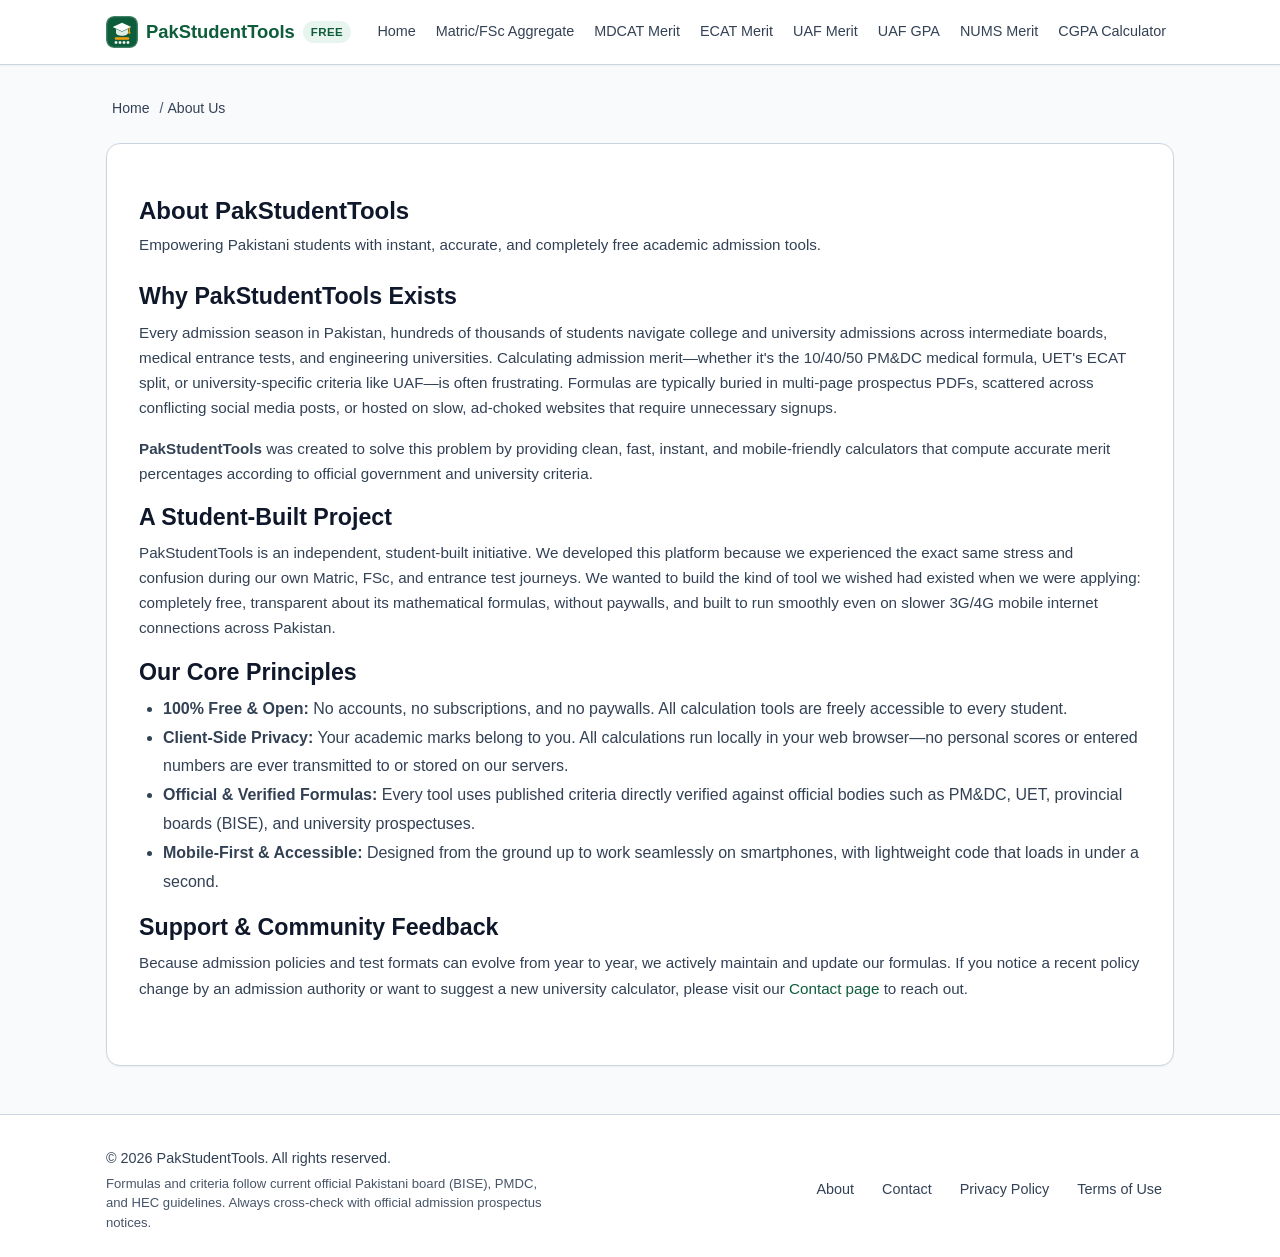
<file: about.html>
<!DOCTYPE html>
<html lang="en">
<head>
  <meta charset="UTF-8">
  <meta name="viewport" content="width=device-width, initial-scale=1.0">
  <title>About Us | PakStudentTools - Free Pakistani Student Calculators</title>
  <meta name="description" content="Learn about PakStudentTools, a student-built project providing free, fast, and verified merit and aggregate calculators for students across Pakistan.">

  <!-- Google Analytics (GA4) -->
  <script async src="https://www.googletagmanager.com/gtag/js?id=G-99GKCS44FT"></script>
  <script>
    window.dataLayer = window.dataLayer || [];
    function gtag(){dataLayer.push(arguments);}
    gtag('js', new Date());

    gtag('config', 'G-99GKCS44FT');
  </script>

  <!-- Canonical URL -->
  <link rel="canonical" href="https://student-merit-calculators.vercel.app/about.html">

  <!-- Open Graph / WhatsApp / Facebook Sharing -->
  <meta property="og:type" content="website">
  <meta property="og:site_name" content="PakStudentTools">
  <meta property="og:title" content="About Us | PakStudentTools">
  <meta property="og:description" content="Free, verified academic merit and aggregate calculators built by students for students across Pakistan.">
  <meta property="og:url" content="https://student-merit-calculators.vercel.app/about.html">
  <meta property="og:image" content="https://student-merit-calculators.vercel.app/assets/images/og-cover.png">
  <meta property="og:image:width" content="1200">
  <meta property="og:image:height" content="630">

  <!-- Twitter Card -->
  <meta name="twitter:card" content="summary_large_image">
  <meta name="twitter:title" content="About Us | PakStudentTools">
  <meta name="twitter:description" content="Free, verified academic merit and aggregate calculators built by students for students across Pakistan.">
  <meta name="twitter:image" content="https://student-merit-calculators.vercel.app/assets/images/og-cover.png">

  <!-- Schema.org AboutPage Structured Data -->
  <script type="application/ld+json">
  {
    "@context": "https://schema.org",
    "@type": "AboutPage",
    "name": "About PakStudentTools",
    "url": "https://student-merit-calculators.vercel.app/about.html",
    "description": "Information about PakStudentTools, an educational calculator platform built by students for Pakistani students."
  }
  </script>

  <!-- Favicon -->
  <link rel="icon" type="image/svg+xml" href="assets/images/favicon.svg">
  <link rel="alternate icon" type="image/png" href="assets/images/logo.png">

  <link rel="stylesheet" href="assets/css/style.css">
</head>
<body>
  <!-- Accessible Skip to Content Link -->
  <a href="#main-content" class="skip-link">Skip to main content</a>

  <!-- Site Header -->
  <header class="site-header">
    <div class="container">
      <a href="/" class="brand">
        <img src="assets/images/logo.svg" alt="PakStudentTools Logo" class="brand-logo" width="32" height="32">
        <span>PakStudentTools</span>
        <span class="brand-badge">Free</span>
      </a>
      <button class="nav-toggle" aria-label="Toggle navigation menu" aria-expanded="false" aria-controls="site-navigation">
        <span class="nav-toggle-icon" aria-hidden="true"></span>
        <span>Menu</span>
      </button>
      <nav id="site-navigation" class="site-nav" aria-label="Main Navigation">
        <a href="/">Home</a>
        <a href="/calculators/matric-fsc-aggregate/">Matric/FSc Aggregate</a>
        <a href="/calculators/mdcat-merit/">MDCAT Merit</a>
        <a href="/calculators/ecat-merit/">ECAT Merit</a>
        <a href="/calculators/uaf-merit/">UAF Merit</a>
        <a href="/calculators/uaf-gpa-calculator/">UAF GPA</a>
        <a href="/calculators/nums-merit/">NUMS Merit</a>
        <a href="/calculators/cgpa-calculator/">CGPA Calculator</a>
      </nav>
    </div>
  </header>

  <!-- Main Content -->
  <main id="main-content" class="main-content">
    <div class="container">

      <!-- Breadcrumbs -->
      <nav class="breadcrumb" aria-label="Breadcrumb">
        <a href="/">Home</a>
        <span class="breadcrumb-separator">/</span>
        <span>About Us</span>
      </nav>

      <!-- Content Card -->
      <article class="explainer-card" style="margin-top: 0;">
        <h1>About PakStudentTools</h1>
        <p class="section-subtitle" style="margin-bottom: var(--space-lg);">
          Empowering Pakistani students with instant, accurate, and completely free academic admission tools.
        </p>

        <h2>Why PakStudentTools Exists</h2>
        <p>
          Every admission season in Pakistan, hundreds of thousands of students navigate college and university admissions across intermediate boards, medical entrance tests, and engineering universities. Calculating admission merit—whether it's the 10/40/50 PM&amp;DC medical formula, UET's ECAT split, or university-specific criteria like UAF—is often frustrating. Formulas are typically buried in multi-page prospectus PDFs, scattered across conflicting social media posts, or hosted on slow, ad-choked websites that require unnecessary signups.
        </p>
        <p>
          <strong>PakStudentTools</strong> was created to solve this problem by providing clean, fast, instant, and mobile-friendly calculators that compute accurate merit percentages according to official government and university criteria.
        </p>

        <h2>A Student-Built Project</h2>
        <p>
          PakStudentTools is an independent, student-built initiative. We developed this platform because we experienced the exact same stress and confusion during our own Matric, FSc, and entrance test journeys. We wanted to build the kind of tool we wished had existed when we were applying: completely free, transparent about its mathematical formulas, without paywalls, and built to run smoothly even on slower 3G/4G mobile internet connections across Pakistan.
        </p>

        <h2>Our Core Principles</h2>
        <ul style="margin-left: 1.5rem; margin-bottom: var(--space-md); color: var(--color-text-muted); line-height: 1.8;">
          <li><strong>100% Free &amp; Open:</strong> No accounts, no subscriptions, and no paywalls. All calculation tools are freely accessible to every student.</li>
          <li><strong>Client-Side Privacy:</strong> Your academic marks belong to you. All calculations run locally in your web browser—no personal scores or entered numbers are ever transmitted to or stored on our servers.</li>
          <li><strong>Official &amp; Verified Formulas:</strong> Every tool uses published criteria directly verified against official bodies such as PM&amp;DC, UET, provincial boards (BISE), and university prospectuses.</li>
          <li><strong>Mobile-First &amp; Accessible:</strong> Designed from the ground up to work seamlessly on smartphones, with lightweight code that loads in under a second.</li>
        </ul>

        <h2>Support &amp; Community Feedback</h2>
        <p>
          Because admission policies and test formats can evolve from year to year, we actively maintain and update our formulas. If you notice a recent policy change by an admission authority or want to suggest a new university calculator, please visit our <a href="contact.html">Contact page</a> to reach out.
        </p>
      </article>

    </div>
  </main>

  <!-- Site Footer -->
  <footer class="site-footer">
    <div class="container">
      <div class="footer-inner">
        <div>
          <p>&copy; <span id="current-year">2026</span> PakStudentTools. All rights reserved.</p>
          <p class="footer-disclaimer">
            Formulas and criteria follow current official Pakistani board (BISE), PMDC, and HEC guidelines. Always cross-check with official admission prospectus notices.
          </p>
        </div>
        <nav class="footer-nav" aria-label="Footer Navigation">
          <a href="/about.html">About</a>
          <a href="/contact.html">Contact</a>
          <a href="/privacy-policy.html">Privacy Policy</a>
          <a href="/terms.html">Terms of Use</a>
        </nav>
      </div>
    </div>
  </footer>

  <!-- Scripts -->
  <script src="assets/js/main.js" defer></script>
</body>
</html>
</file>
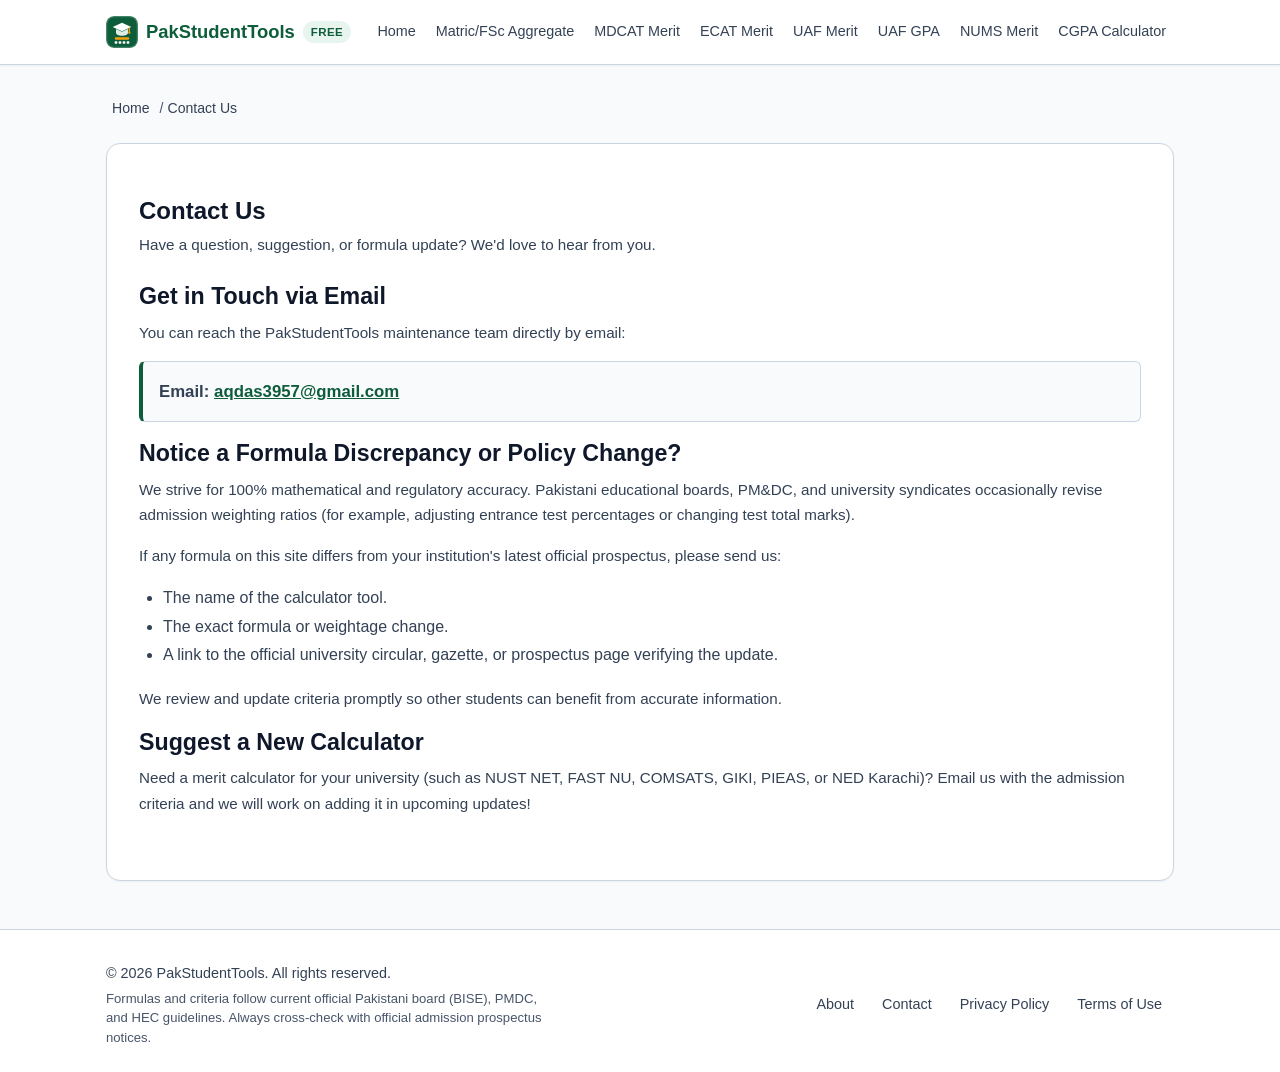
<file: contact.html>
<!DOCTYPE html>
<html lang="en">
<head>
  <meta charset="UTF-8">
  <meta name="viewport" content="width=device-width, initial-scale=1.0">
  <title>Contact Us | PakStudentTools - Feedback &amp; Formula Corrections</title>
  <meta name="description" content="Get in touch with the PakStudentTools team. Send formula corrections, suggest new university calculators, or ask questions.">

  <!-- Google Analytics (GA4) -->
  <script async src="https://www.googletagmanager.com/gtag/js?id=G-99GKCS44FT"></script>
  <script>
    window.dataLayer = window.dataLayer || [];
    function gtag(){dataLayer.push(arguments);}
    gtag('js', new Date());

    gtag('config', 'G-99GKCS44FT');
  </script>

  <!-- Canonical URL -->
  <link rel="canonical" href="https://student-merit-calculators.vercel.app/contact.html">

  <!-- Open Graph / WhatsApp / Facebook Sharing -->
  <meta property="og:type" content="website">
  <meta property="og:site_name" content="PakStudentTools">
  <meta property="og:title" content="Contact Us | PakStudentTools">
  <meta property="og:description" content="Reach out to PakStudentTools for formula feedback, error reports, and new calculator suggestions.">
  <meta property="og:url" content="https://student-merit-calculators.vercel.app/contact.html">
  <meta property="og:image" content="https://student-merit-calculators.vercel.app/assets/images/og-cover.png">
  <meta property="og:image:width" content="1200">
  <meta property="og:image:height" content="630">

  <!-- Twitter Card -->
  <meta name="twitter:card" content="summary_large_image">
  <meta name="twitter:title" content="Contact Us | PakStudentTools">
  <meta name="twitter:description" content="Reach out to PakStudentTools for formula feedback, error reports, and new calculator suggestions.">
  <meta name="twitter:image" content="https://student-merit-calculators.vercel.app/assets/images/og-cover.png">

  <!-- Schema.org ContactPage Structured Data -->
  <script type="application/ld+json">
  {
    "@context": "https://schema.org",
    "@type": "ContactPage",
    "name": "Contact PakStudentTools",
    "url": "https://student-merit-calculators.vercel.app/contact.html",
    "description": "Contact information and feedback submission for PakStudentTools."
  }
  </script>

  <!-- Favicon -->
  <link rel="icon" type="image/svg+xml" href="assets/images/favicon.svg">
  <link rel="alternate icon" type="image/png" href="assets/images/logo.png">

  <link rel="stylesheet" href="assets/css/style.css">
</head>
<body>
  <!-- Accessible Skip to Content Link -->
  <a href="#main-content" class="skip-link">Skip to main content</a>

  <!-- Site Header -->
  <header class="site-header">
    <div class="container">
      <a href="/" class="brand">
        <img src="assets/images/logo.svg" alt="PakStudentTools Logo" class="brand-logo" width="32" height="32">
        <span>PakStudentTools</span>
        <span class="brand-badge">Free</span>
      </a>
      <button class="nav-toggle" aria-label="Toggle navigation menu" aria-expanded="false" aria-controls="site-navigation">
        <span class="nav-toggle-icon" aria-hidden="true"></span>
        <span>Menu</span>
      </button>
      <nav id="site-navigation" class="site-nav" aria-label="Main Navigation">
        <a href="/">Home</a>
        <a href="/calculators/matric-fsc-aggregate/">Matric/FSc Aggregate</a>
        <a href="/calculators/mdcat-merit/">MDCAT Merit</a>
        <a href="/calculators/ecat-merit/">ECAT Merit</a>
        <a href="/calculators/uaf-merit/">UAF Merit</a>
        <a href="/calculators/uaf-gpa-calculator/">UAF GPA</a>
        <a href="/calculators/nums-merit/">NUMS Merit</a>
        <a href="/calculators/cgpa-calculator/">CGPA Calculator</a>
      </nav>
    </div>
  </header>

  <!-- Main Content -->
  <main id="main-content" class="main-content">
    <div class="container">

      <!-- Breadcrumbs -->
      <nav class="breadcrumb" aria-label="Breadcrumb">
        <a href="/">Home</a>
        <span class="breadcrumb-separator">/</span>
        <span>Contact Us</span>
      </nav>

      <!-- Content Card -->
      <article class="explainer-card" style="margin-top: 0;">
        <h1>Contact Us</h1>
        <p class="section-subtitle" style="margin-bottom: var(--space-lg);">
          Have a question, suggestion, or formula update? We'd love to hear from you.
        </p>

        <h2>Get in Touch via Email</h2>
        <p>
          You can reach the PakStudentTools maintenance team directly by email:
        </p>
        
        <div style="background: var(--color-bg-body); border: 1px solid var(--color-border); border-left: 4px solid var(--color-primary); padding: var(--space-md); border-radius: var(--radius-sm); margin: var(--space-md) 0;">
          <p style="margin: 0; font-size: 1.05rem;">
            <strong>Email:</strong> 
            <a href="mailto:aqdas3957@gmail.com?subject=PakStudentTools%20Feedback" style="font-weight: 600; text-decoration: underline;">
              aqdas3957@gmail.com
            </a>
          </p>
        </div>

        <h2>Notice a Formula Discrepancy or Policy Change?</h2>
        <p>
          We strive for 100% mathematical and regulatory accuracy. Pakistani educational boards, PM&amp;DC, and university syndicates occasionally revise admission weighting ratios (for example, adjusting entrance test percentages or changing test total marks).
        </p>
        <p>
          If any formula on this site differs from your institution's latest official prospectus, please send us:
        </p>
        <ul style="margin-left: 1.5rem; margin-bottom: var(--space-md); color: var(--color-text-muted); line-height: 1.8;">
          <li>The name of the calculator tool.</li>
          <li>The exact formula or weightage change.</li>
          <li>A link to the official university circular, gazette, or prospectus page verifying the update.</li>
        </ul>
        <p>
          We review and update criteria promptly so other students can benefit from accurate information.
        </p>

        <h2>Suggest a New Calculator</h2>
        <p>
          Need a merit calculator for your university (such as NUST NET, FAST NU, COMSATS, GIKI, PIEAS, or NED Karachi)? Email us with the admission criteria and we will work on adding it in upcoming updates!
        </p>
      </article>

    </div>
  </main>

  <!-- Site Footer -->
  <footer class="site-footer">
    <div class="container">
      <div class="footer-inner">
        <div>
          <p>&copy; <span id="current-year">2026</span> PakStudentTools. All rights reserved.</p>
          <p class="footer-disclaimer">
            Formulas and criteria follow current official Pakistani board (BISE), PMDC, and HEC guidelines. Always cross-check with official admission prospectus notices.
          </p>
        </div>
        <nav class="footer-nav" aria-label="Footer Navigation">
          <a href="/about.html">About</a>
          <a href="/contact.html">Contact</a>
          <a href="/privacy-policy.html">Privacy Policy</a>
          <a href="/terms.html">Terms of Use</a>
        </nav>
      </div>
    </div>
  </footer>

  <!-- Scripts -->
  <script src="assets/js/main.js" defer></script>
</body>
</html>
</file>
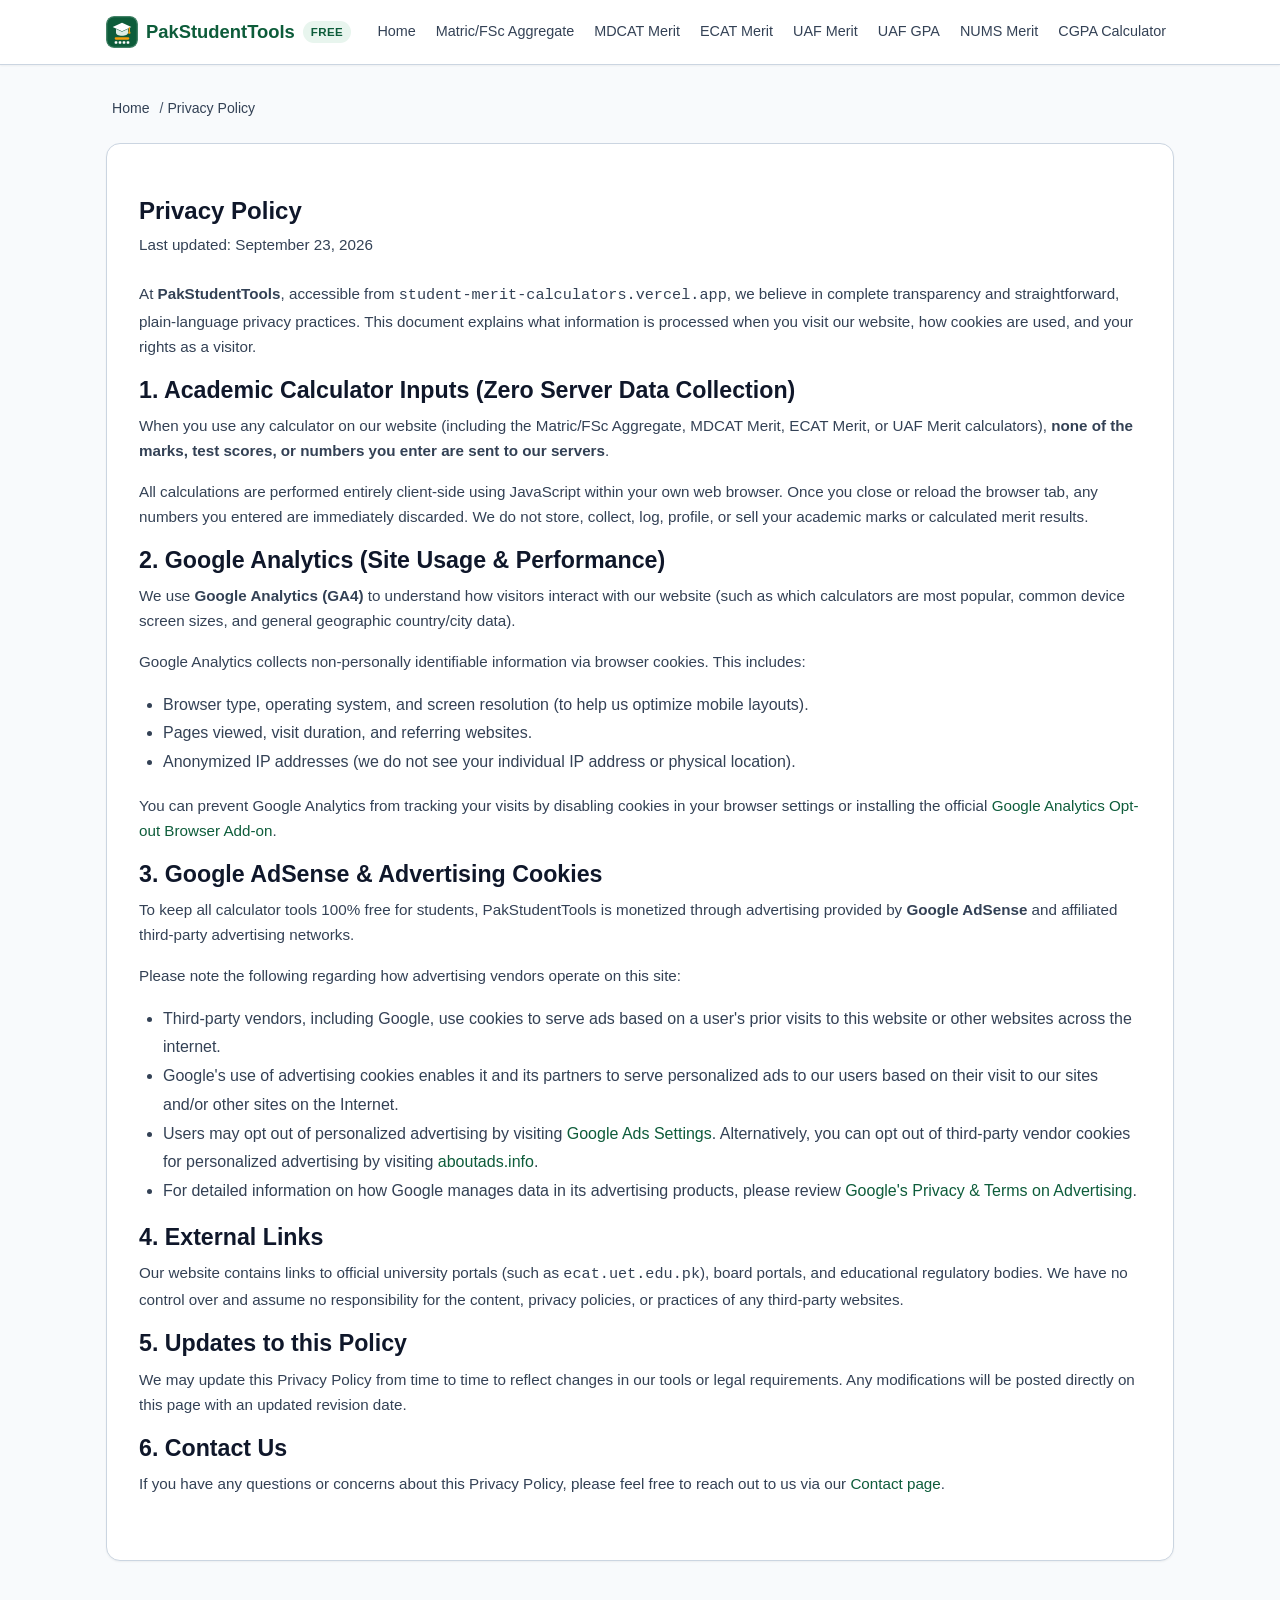
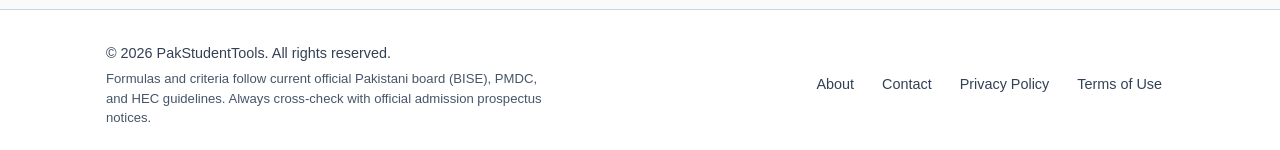
<file: privacy-policy.html>
<!DOCTYPE html>
<html lang="en">
<head>
  <meta charset="UTF-8">
  <meta name="viewport" content="width=device-width, initial-scale=1.0">
  <title>Privacy Policy | PakStudentTools</title>
  <meta name="description" content="Plain-language privacy policy for PakStudentTools explaining our client-side calculations, zero-data collection on academic marks, and use of Google Analytics and AdSense cookies.">

  <!-- Google Analytics (GA4) -->
  <script async src="https://www.googletagmanager.com/gtag/js?id=G-99GKCS44FT"></script>
  <script>
    window.dataLayer = window.dataLayer || [];
    function gtag(){dataLayer.push(arguments);}
    gtag('js', new Date());

    gtag('config', 'G-99GKCS44FT');
  </script>

  <!-- Canonical URL -->
  <link rel="canonical" href="https://student-merit-calculators.vercel.app/privacy-policy.html">

  <!-- Open Graph / WhatsApp / Facebook Sharing -->
  <meta property="og:type" content="website">
  <meta property="og:site_name" content="PakStudentTools">
  <meta property="og:title" content="Privacy Policy | PakStudentTools">
  <meta property="og:description" content="Plain-language privacy policy explaining client-side calculations, analytics, and advertising disclosure.">
  <meta property="og:url" content="https://student-merit-calculators.vercel.app/privacy-policy.html">
  <meta property="og:image" content="https://student-merit-calculators.vercel.app/assets/images/og-cover.png">
  <meta property="og:image:width" content="1200">
  <meta property="og:image:height" content="630">

  <!-- Twitter Card -->
  <meta name="twitter:card" content="summary_large_image">
  <meta name="twitter:title" content="Privacy Policy | PakStudentTools">
  <meta name="twitter:description" content="Plain-language privacy policy explaining client-side calculations, analytics, and advertising disclosure.">
  <meta name="twitter:image" content="https://student-merit-calculators.vercel.app/assets/images/og-cover.png">

  <!-- Favicon -->
  <link rel="icon" type="image/svg+xml" href="assets/images/favicon.svg">
  <link rel="alternate icon" type="image/png" href="assets/images/logo.png">

  <link rel="stylesheet" href="assets/css/style.css">
</head>
<body>
  <!-- Accessible Skip to Content Link -->
  <a href="#main-content" class="skip-link">Skip to main content</a>

  <!-- Site Header -->
  <header class="site-header">
    <div class="container">
      <a href="/" class="brand">
        <img src="assets/images/logo.svg" alt="PakStudentTools Logo" class="brand-logo" width="32" height="32">
        <span>PakStudentTools</span>
        <span class="brand-badge">Free</span>
      </a>
      <button class="nav-toggle" aria-label="Toggle navigation menu" aria-expanded="false" aria-controls="site-navigation">
        <span class="nav-toggle-icon" aria-hidden="true"></span>
        <span>Menu</span>
      </button>
      <nav id="site-navigation" class="site-nav" aria-label="Main Navigation">
        <a href="/">Home</a>
        <a href="/calculators/matric-fsc-aggregate/">Matric/FSc Aggregate</a>
        <a href="/calculators/mdcat-merit/">MDCAT Merit</a>
        <a href="/calculators/ecat-merit/">ECAT Merit</a>
        <a href="/calculators/uaf-merit/">UAF Merit</a>
        <a href="/calculators/uaf-gpa-calculator/">UAF GPA</a>
        <a href="/calculators/nums-merit/">NUMS Merit</a>
        <a href="/calculators/cgpa-calculator/">CGPA Calculator</a>
      </nav>
    </div>
  </header>

  <!-- Main Content -->
  <main id="main-content" class="main-content">
    <div class="container">

      <!-- Breadcrumbs -->
      <nav class="breadcrumb" aria-label="Breadcrumb">
        <a href="/">Home</a>
        <span class="breadcrumb-separator">/</span>
        <span>Privacy Policy</span>
      </nav>

      <!-- Content Card -->
      <article class="explainer-card" style="margin-top: 0;">
        <h1>Privacy Policy</h1>
        <p class="section-subtitle" style="margin-bottom: var(--space-lg);">
          Last updated: September 23, 2026
        </p>

        <p>
          At <strong>PakStudentTools</strong>, accessible from <code>student-merit-calculators.vercel.app</code>, we believe in complete transparency and straightforward, plain-language privacy practices. This document explains what information is processed when you visit our website, how cookies are used, and your rights as a visitor.
        </p>

        <h2>1. Academic Calculator Inputs (Zero Server Data Collection)</h2>
        <p>
          When you use any calculator on our website (including the Matric/FSc Aggregate, MDCAT Merit, ECAT Merit, or UAF Merit calculators), <strong>none of the marks, test scores, or numbers you enter are sent to our servers</strong>.
        </p>
        <p>
          All calculations are performed entirely client-side using JavaScript within your own web browser. Once you close or reload the browser tab, any numbers you entered are immediately discarded. We do not store, collect, log, profile, or sell your academic marks or calculated merit results.
        </p>

        <h2>2. Google Analytics (Site Usage &amp; Performance)</h2>
        <p>
          We use <strong>Google Analytics (GA4)</strong> to understand how visitors interact with our website (such as which calculators are most popular, common device screen sizes, and general geographic country/city data).
        </p>
        <p>
          Google Analytics collects non-personally identifiable information via browser cookies. This includes:
        </p>
        <ul style="margin-left: 1.5rem; margin-bottom: var(--space-md); color: var(--color-text-muted); line-height: 1.8;">
          <li>Browser type, operating system, and screen resolution (to help us optimize mobile layouts).</li>
          <li>Pages viewed, visit duration, and referring websites.</li>
          <li>Anonymized IP addresses (we do not see your individual IP address or physical location).</li>
        </ul>
        <p>
          You can prevent Google Analytics from tracking your visits by disabling cookies in your browser settings or installing the official <a href="https://tools.google.com/dlpage/gaoptout" target="_blank" rel="noopener noreferrer">Google Analytics Opt-out Browser Add-on</a>.
        </p>

        <h2>3. Google AdSense &amp; Advertising Cookies</h2>
        <p>
          To keep all calculator tools 100% free for students, PakStudentTools is monetized through advertising provided by <strong>Google AdSense</strong> and affiliated third-party advertising networks.
        </p>
        <p>
          Please note the following regarding how advertising vendors operate on this site:
        </p>
        <ul style="margin-left: 1.5rem; margin-bottom: var(--space-md); color: var(--color-text-muted); line-height: 1.8;">
          <li>Third-party vendors, including Google, use cookies to serve ads based on a user's prior visits to this website or other websites across the internet.</li>
          <li>Google's use of advertising cookies enables it and its partners to serve personalized ads to our users based on their visit to our sites and/or other sites on the Internet.</li>
          <li>Users may opt out of personalized advertising by visiting <a href="https://adssettings.google.com" target="_blank" rel="noopener noreferrer">Google Ads Settings</a>. Alternatively, you can opt out of third-party vendor cookies for personalized advertising by visiting <a href="https://www.aboutads.info/choices/" target="_blank" rel="noopener noreferrer">aboutads.info</a>.</li>
          <li>For detailed information on how Google manages data in its advertising products, please review <a href="https://policies.google.com/technologies/ads" target="_blank" rel="noopener noreferrer">Google's Privacy &amp; Terms on Advertising</a>.</li>
        </ul>

        <h2>4. External Links</h2>
        <p>
          Our website contains links to official university portals (such as <code>ecat.uet.edu.pk</code>), board portals, and educational regulatory bodies. We have no control over and assume no responsibility for the content, privacy policies, or practices of any third-party websites.
        </p>

        <h2>5. Updates to this Policy</h2>
        <p>
          We may update this Privacy Policy from time to time to reflect changes in our tools or legal requirements. Any modifications will be posted directly on this page with an updated revision date.
        </p>

        <h2>6. Contact Us</h2>
        <p>
          If you have any questions or concerns about this Privacy Policy, please feel free to reach out to us via our <a href="contact.html">Contact page</a>.
        </p>
      </article>

    </div>
  </main>

  <!-- Site Footer -->
  <footer class="site-footer">
    <div class="container">
      <div class="footer-inner">
        <div>
          <p>&copy; <span id="current-year">2026</span> PakStudentTools. All rights reserved.</p>
          <p class="footer-disclaimer">
            Formulas and criteria follow current official Pakistani board (BISE), PMDC, and HEC guidelines. Always cross-check with official admission prospectus notices.
          </p>
        </div>
        <nav class="footer-nav" aria-label="Footer Navigation">
          <a href="/about.html">About</a>
          <a href="/contact.html">Contact</a>
          <a href="/privacy-policy.html">Privacy Policy</a>
          <a href="/terms.html">Terms of Use</a>
        </nav>
      </div>
    </div>
  </footer>

  <!-- Scripts -->
  <script src="assets/js/main.js" defer></script>
</body>
</html>
</file>
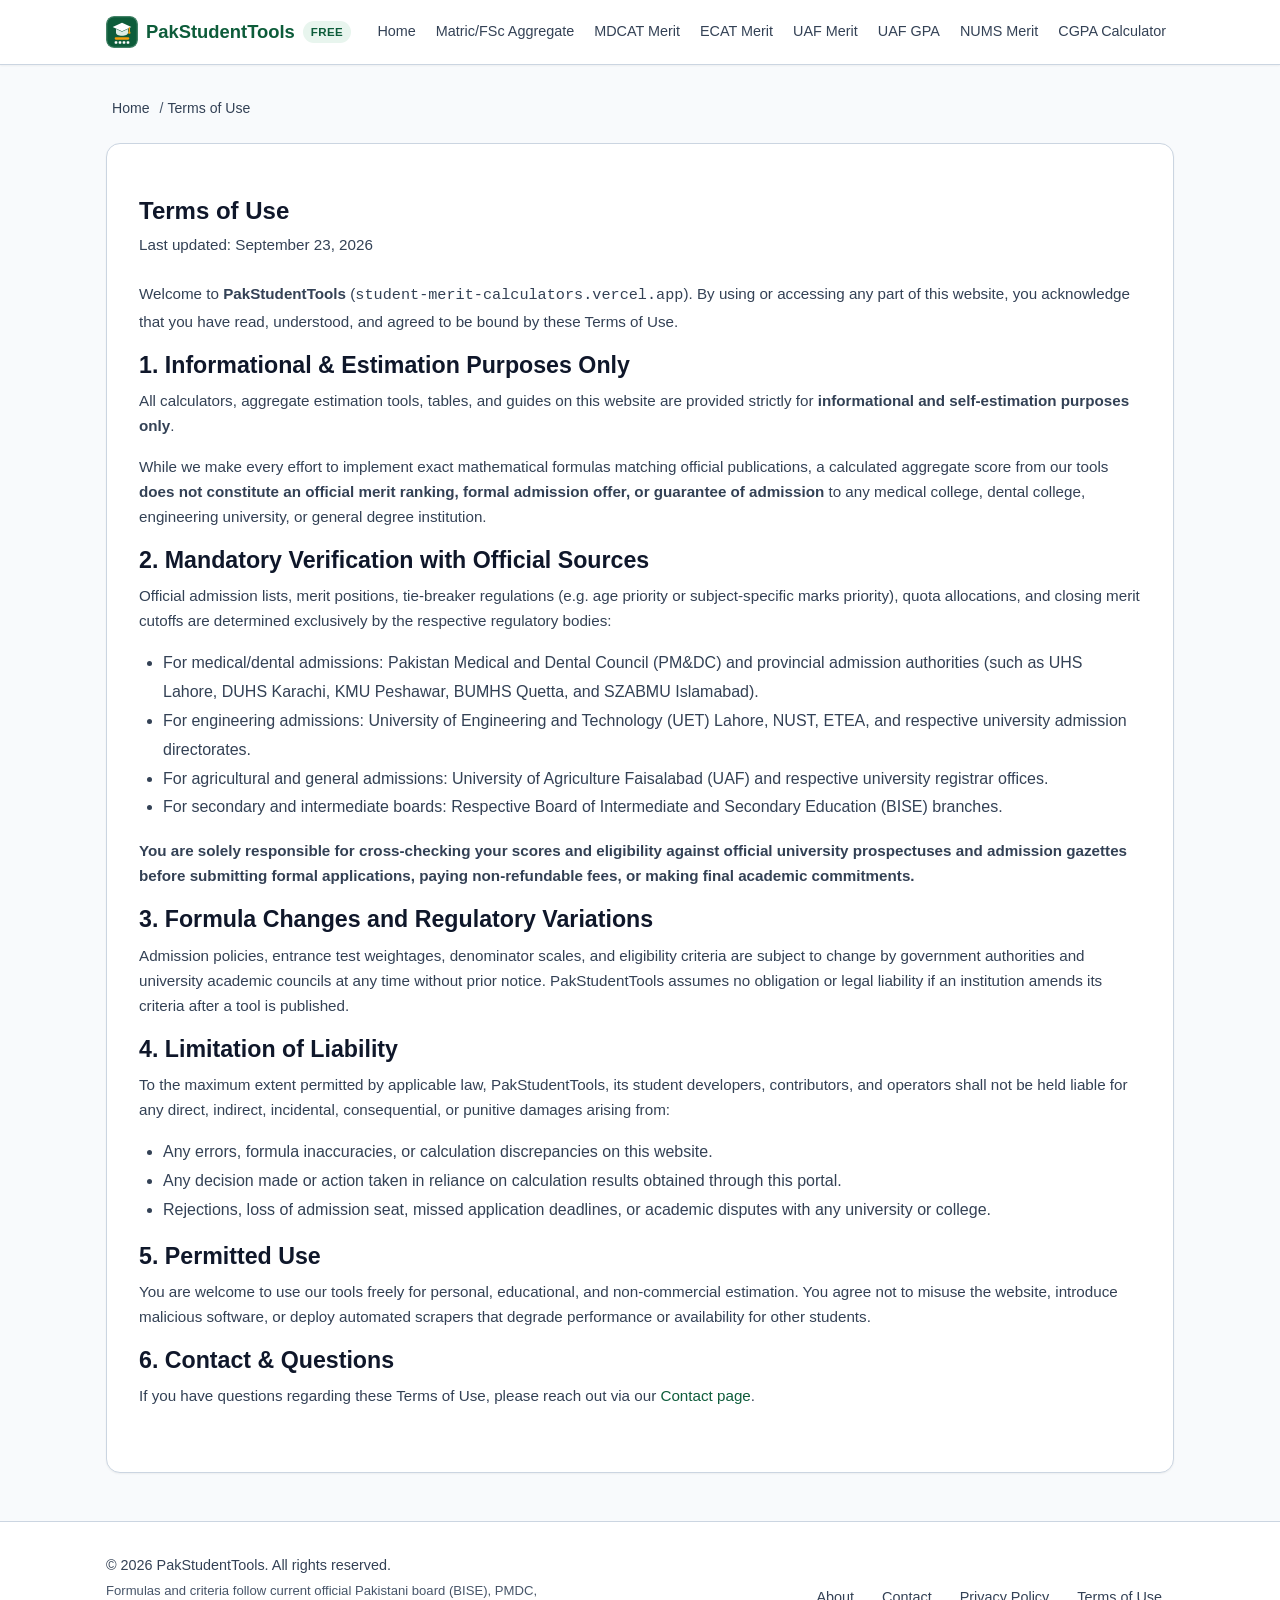
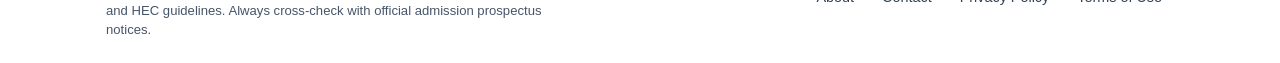
<file: terms.html>
<!DOCTYPE html>
<html lang="en">
<head>
  <meta charset="UTF-8">
  <meta name="viewport" content="width=device-width, initial-scale=1.0">
  <title>Terms of Use | PakStudentTools</title>
  <meta name="description" content="Terms of Use for PakStudentTools: Free academic tools for estimation purposes, disclaimer of liability, and guidance on verifying official merit lists.">

  <!-- Google Analytics (GA4) -->
  <script async src="https://www.googletagmanager.com/gtag/js?id=G-99GKCS44FT"></script>
  <script>
    window.dataLayer = window.dataLayer || [];
    function gtag(){dataLayer.push(arguments);}
    gtag('js', new Date());

    gtag('config', 'G-99GKCS44FT');
  </script>

  <!-- Canonical URL -->
  <link rel="canonical" href="https://student-merit-calculators.vercel.app/terms.html">

  <!-- Open Graph / WhatsApp / Facebook Sharing -->
  <meta property="og:type" content="website">
  <meta property="og:site_name" content="PakStudentTools">
  <meta property="og:title" content="Terms of Use | PakStudentTools">
  <meta property="og:description" content="Terms of Use for PakStudentTools: Informational and estimation disclaimer, formula policy, and liability limitation.">
  <meta property="og:url" content="https://student-merit-calculators.vercel.app/terms.html">
  <meta property="og:image" content="https://student-merit-calculators.vercel.app/assets/images/og-cover.png">
  <meta property="og:image:width" content="1200">
  <meta property="og:image:height" content="630">

  <!-- Twitter Card -->
  <meta name="twitter:card" content="summary_large_image">
  <meta name="twitter:title" content="Terms of Use | PakStudentTools">
  <meta name="twitter:description" content="Terms of Use for PakStudentTools: Informational and estimation disclaimer, formula policy, and liability limitation.">
  <meta name="twitter:image" content="https://student-merit-calculators.vercel.app/assets/images/og-cover.png">

  <!-- Favicon -->
  <link rel="icon" type="image/svg+xml" href="assets/images/favicon.svg">
  <link rel="alternate icon" type="image/png" href="assets/images/logo.png">

  <link rel="stylesheet" href="assets/css/style.css">
</head>
<body>
  <!-- Accessible Skip to Content Link -->
  <a href="#main-content" class="skip-link">Skip to main content</a>

  <!-- Site Header -->
  <header class="site-header">
    <div class="container">
      <a href="/" class="brand">
        <img src="assets/images/logo.svg" alt="PakStudentTools Logo" class="brand-logo" width="32" height="32">
        <span>PakStudentTools</span>
        <span class="brand-badge">Free</span>
      </a>
      <button class="nav-toggle" aria-label="Toggle navigation menu" aria-expanded="false" aria-controls="site-navigation">
        <span class="nav-toggle-icon" aria-hidden="true"></span>
        <span>Menu</span>
      </button>
      <nav id="site-navigation" class="site-nav" aria-label="Main Navigation">
        <a href="/">Home</a>
        <a href="/calculators/matric-fsc-aggregate/">Matric/FSc Aggregate</a>
        <a href="/calculators/mdcat-merit/">MDCAT Merit</a>
        <a href="/calculators/ecat-merit/">ECAT Merit</a>
        <a href="/calculators/uaf-merit/">UAF Merit</a>
        <a href="/calculators/uaf-gpa-calculator/">UAF GPA</a>
        <a href="/calculators/nums-merit/">NUMS Merit</a>
        <a href="/calculators/cgpa-calculator/">CGPA Calculator</a>
      </nav>
    </div>
  </header>

  <!-- Main Content -->
  <main id="main-content" class="main-content">
    <div class="container">

      <!-- Breadcrumbs -->
      <nav class="breadcrumb" aria-label="Breadcrumb">
        <a href="/">Home</a>
        <span class="breadcrumb-separator">/</span>
        <span>Terms of Use</span>
      </nav>

      <!-- Content Card -->
      <article class="explainer-card" style="margin-top: 0;">
        <h1>Terms of Use</h1>
        <p class="section-subtitle" style="margin-bottom: var(--space-lg);">
          Last updated: September 23, 2026
        </p>

        <p>
          Welcome to <strong>PakStudentTools</strong> (<code>student-merit-calculators.vercel.app</code>). By using or accessing any part of this website, you acknowledge that you have read, understood, and agreed to be bound by these Terms of Use.
        </p>

        <h2>1. Informational &amp; Estimation Purposes Only</h2>
        <p>
          All calculators, aggregate estimation tools, tables, and guides on this website are provided strictly for <strong>informational and self-estimation purposes only</strong>.
        </p>
        <p>
          While we make every effort to implement exact mathematical formulas matching official publications, a calculated aggregate score from our tools <strong>does not constitute an official merit ranking, formal admission offer, or guarantee of admission</strong> to any medical college, dental college, engineering university, or general degree institution.
        </p>

        <h2>2. Mandatory Verification with Official Sources</h2>
        <p>
          Official admission lists, merit positions, tie-breaker regulations (e.g. age priority or subject-specific marks priority), quota allocations, and closing merit cutoffs are determined exclusively by the respective regulatory bodies:
        </p>
        <ul style="margin-left: 1.5rem; margin-bottom: var(--space-md); color: var(--color-text-muted); line-height: 1.8;">
          <li>For medical/dental admissions: Pakistan Medical and Dental Council (PM&amp;DC) and provincial admission authorities (such as UHS Lahore, DUHS Karachi, KMU Peshawar, BUMHS Quetta, and SZABMU Islamabad).</li>
          <li>For engineering admissions: University of Engineering and Technology (UET) Lahore, NUST, ETEA, and respective university admission directorates.</li>
          <li>For agricultural and general admissions: University of Agriculture Faisalabad (UAF) and respective university registrar offices.</li>
          <li>For secondary and intermediate boards: Respective Board of Intermediate and Secondary Education (BISE) branches.</li>
        </ul>
        <p>
          <strong>You are solely responsible for cross-checking your scores and eligibility against official university prospectuses and admission gazettes before submitting formal applications, paying non-refundable fees, or making final academic commitments.</strong>
        </p>

        <h2>3. Formula Changes and Regulatory Variations</h2>
        <p>
          Admission policies, entrance test weightages, denominator scales, and eligibility criteria are subject to change by government authorities and university academic councils at any time without prior notice. PakStudentTools assumes no obligation or legal liability if an institution amends its criteria after a tool is published.
        </p>

        <h2>4. Limitation of Liability</h2>
        <p>
          To the maximum extent permitted by applicable law, PakStudentTools, its student developers, contributors, and operators shall not be held liable for any direct, indirect, incidental, consequential, or punitive damages arising from:
        </p>
        <ul style="margin-left: 1.5rem; margin-bottom: var(--space-md); color: var(--color-text-muted); line-height: 1.8;">
          <li>Any errors, formula inaccuracies, or calculation discrepancies on this website.</li>
          <li>Any decision made or action taken in reliance on calculation results obtained through this portal.</li>
          <li>Rejections, loss of admission seat, missed application deadlines, or academic disputes with any university or college.</li>
        </ul>

        <h2>5. Permitted Use</h2>
        <p>
          You are welcome to use our tools freely for personal, educational, and non-commercial estimation. You agree not to misuse the website, introduce malicious software, or deploy automated scrapers that degrade performance or availability for other students.
        </p>

        <h2>6. Contact &amp; Questions</h2>
        <p>
          If you have questions regarding these Terms of Use, please reach out via our <a href="contact.html">Contact page</a>.
        </p>
      </article>

    </div>
  </main>

  <!-- Site Footer -->
  <footer class="site-footer">
    <div class="container">
      <div class="footer-inner">
        <div>
          <p>&copy; <span id="current-year">2026</span> PakStudentTools. All rights reserved.</p>
          <p class="footer-disclaimer">
            Formulas and criteria follow current official Pakistani board (BISE), PMDC, and HEC guidelines. Always cross-check with official admission prospectus notices.
          </p>
        </div>
        <nav class="footer-nav" aria-label="Footer Navigation">
          <a href="/about.html">About</a>
          <a href="/contact.html">Contact</a>
          <a href="/privacy-policy.html">Privacy Policy</a>
          <a href="/terms.html">Terms of Use</a>
        </nav>
      </div>
    </div>
  </footer>

  <!-- Scripts -->
  <script src="assets/js/main.js" defer></script>
</body>
</html>
</file>
<file: assets/css/style.css>
/* ==========================================================================
   Pakistani Student Calculator Tools - Shared Stylesheet
   Mobile-first, clean, modern, accessible design (WCAG AA compliant)
   ========================================================================== */

/* --------------------------------------------------------------------------
   CSS Variables & Design Tokens
   -------------------------------------------------------------------------- */
:root {
  /* Color Palette - Professional educational tone with subtle Pakistan green */
  --color-primary: #0d5c3a;        /* Deep academic emerald (7.4:1 contrast on light) */
  --color-primary-hover: #09442b;
  --color-primary-light: #e8f5ee;
  --color-secondary: #0284c7;      /* Subtle info blue */
  --color-text-main: #0f172a;      /* Slate 900 (15:1 contrast on white) */
  --color-text-muted: #334155;     /* Slate 700 (7.5:1 contrast on white - WCAG AAA) */
  --color-text-subtle: #475569;    /* Slate 600 (5.4:1 contrast on white - WCAG AA) */
  --color-bg-body: #f8fafc;        /* Slate 50 */
  --color-bg-surface: #ffffff;     /* Pure white */
  --color-border: #cbd5e1;         /* Slate 300 */
  --color-border-hover: #94a3b8;   /* Slate 400 */
  --color-accent: #f59e0b;         /* Amber accent */
  --color-error: #b91c1c;          /* Red 700 (5.89:1 on white, 5.5:1 on error bg) */
  --color-error-bg: #fef2f2;       /* Red 50 */

  /* Typography */
  --font-sans: -apple-system, BlinkMacSystemFont, "Segoe UI", Roboto, "Helvetica Neue", Arial, sans-serif;
  --font-mono: ui-monospace, SFMono-Regular, Menlo, Monaco, Consolas, monospace;

  /* Spacing */
  --space-xs: 0.25rem;
  --space-sm: 0.5rem;
  --space-md: 1rem;
  --space-lg: 1.5rem;
  --space-xl: 2rem;
  --space-2xl: 3rem;

  /* Shadows */
  --shadow-sm: 0 1px 2px 0 rgba(0, 0, 0, 0.05);
  --shadow-md: 0 4px 6px -1px rgba(0, 0, 0, 0.08), 0 2px 4px -2px rgba(0, 0, 0, 0.06);
  --shadow-lg: 0 10px 15px -3px rgba(0, 0, 0, 0.08), 0 4px 6px -4px rgba(0, 0, 0, 0.04);

  /* Layout */
  --container-max-width: 1100px;
  --radius-sm: 6px;
  --radius-md: 10px;
  --radius-lg: 14px;
}

/* --------------------------------------------------------------------------
   Reset & Base Elements
   -------------------------------------------------------------------------- */
*, *::before, *::after {
  box-sizing: border-box;
  margin: 0;
  padding: 0;
}

html {
  font-size: 16px;
  scroll-behavior: smooth;
}

body {
  font-family: var(--font-sans);
  background-color: var(--color-bg-body);
  color: var(--color-text-main);
  line-height: 1.6;
  min-height: 100vh;
  display: flex;
  flex-direction: column;
  -webkit-text-size-adjust: 100%;
}

a {
  color: var(--color-primary);
  text-decoration: none;
  transition: color 0.2s ease;
}

a:hover {
  color: var(--color-primary-hover);
  text-decoration: underline;
}

img {
  max-width: 100%;
  height: auto;
  display: block;
}

/* Accessible focus visible styles */
:focus-visible {
  outline: 2px solid var(--color-primary);
  outline-offset: 2px;
}

/* Sticky anchor scroll offset */
[id] {
  scroll-margin-top: 80px;
}

/* Screen reader skip-to-content link */
.skip-link {
  position: absolute;
  top: -100px;
  left: var(--space-md);
  background: var(--color-primary);
  color: #ffffff;
  padding: 10px 16px;
  z-index: 100;
  border-radius: var(--radius-sm);
  font-weight: 600;
  text-decoration: none;
  transition: top 0.2s ease;
}

.skip-link:focus {
  top: 10px;
  outline: 2px solid #ffffff;
}

/* --------------------------------------------------------------------------
   Layout Containers
   -------------------------------------------------------------------------- */
.container {
  width: 100%;
  max-width: var(--container-max-width);
  margin-left: auto;
  margin-right: auto;
  padding-left: var(--space-md);
  padding-right: var(--space-md);
}

/* --------------------------------------------------------------------------
   Header & Navigation
   -------------------------------------------------------------------------- */
.site-header {
  background-color: var(--color-bg-surface);
  border-bottom: 1px solid var(--color-border);
  position: sticky;
  top: 0;
  z-index: 1000;
  box-shadow: var(--shadow-sm);
}

.site-header .container {
  display: flex;
  align-items: center;
  justify-content: space-between;
  min-height: 58px;
  flex-wrap: wrap;
  padding-top: 6px;
  padding-bottom: 6px;
}

.brand {
  display: flex;
  align-items: center;
  gap: var(--space-sm);
  font-weight: 700;
  font-size: 1.15rem;
  color: var(--color-primary);
  text-decoration: none;
  min-height: 44px;
}

.brand-logo {
  width: 32px;
  height: 32px;
  border-radius: 8px;
  flex-shrink: 0;
  display: block;
}

.brand:hover {
  text-decoration: none;
}

.brand:focus-visible {
  outline: 2px solid var(--color-primary);
  outline-offset: 4px;
  border-radius: var(--radius-sm);
}

.brand-badge {
  font-size: 0.72rem;
  font-weight: 600;
  background-color: var(--color-primary-light);
  color: var(--color-primary);
  padding: 2px 8px;
  border-radius: 9999px;
  letter-spacing: 0.03em;
  text-transform: uppercase;
}

/* Mobile Nav Toggle Button */
.nav-toggle {
  display: inline-flex;
  align-items: center;
  justify-content: center;
  gap: 8px;
  min-width: 44px;
  min-height: 44px;
  padding: 8px 12px;
  background-color: var(--color-bg-surface);
  border: 1px solid var(--color-border);
  border-radius: var(--radius-sm);
  color: var(--color-text-main);
  font-size: 0.9rem;
  font-weight: 600;
  cursor: pointer;
  touch-action: manipulation;
  transition: background-color 0.15s ease, border-color 0.15s ease;
}

.nav-toggle:hover {
  background-color: var(--color-bg-body);
  border-color: var(--color-border-hover);
}

.nav-toggle:focus-visible {
  outline: 2px solid var(--color-primary);
  outline-offset: 2px;
}

.nav-toggle-icon {
  display: inline-block;
  width: 18px;
  height: 2px;
  background-color: var(--color-text-main);
  position: relative;
  vertical-align: middle;
}

.nav-toggle-icon::before,
.nav-toggle-icon::after {
  content: "";
  position: absolute;
  left: 0;
  width: 18px;
  height: 2px;
  background-color: var(--color-text-main);
  transition: transform 0.15s ease;
}

.nav-toggle-icon::before {
  top: -5px;
}

.nav-toggle-icon::after {
  bottom: -5px;
}

/* Body Scroll Lock for Mobile Navigation Overlay */
html.nav-locked,
body.nav-locked {
  overflow: hidden !important;
  height: 100% !important;
  touch-action: none;
}

/* Mobile Navigation (< 820px): Full-Screen Overlay */
@media (max-width: 819.98px) {
  .site-nav {
    display: none;
    position: fixed;
    top: 58px;
    left: 0;
    right: 0;
    bottom: 0;
    width: 100vw;
    height: calc(100vh - 58px);
    height: calc(100dvh - 58px);
    background-color: var(--color-bg-surface);
    flex-direction: column;
    gap: 10px;
    padding: 1.5rem 1.25rem 2.5rem;
    border-top: 1px solid var(--color-border);
    margin-top: 0;
    z-index: 999;
    overflow-y: auto;
    -webkit-overflow-scrolling: touch;
    touch-action: pan-y;
    overscroll-behavior: contain;
  }

  .site-nav.nav-open {
    display: flex;
  }

  .site-nav a {
    display: flex;
    align-items: center;
    justify-content: flex-start;
    min-height: 52px;
    padding: 14px 18px;
    font-size: 1.05rem;
    font-weight: 500;
    color: var(--color-text-main);
    background-color: var(--color-bg-body);
    border: 1px solid var(--color-border);
    border-radius: var(--radius-md);
    text-decoration: none;
    cursor: pointer;
    transition: background-color 0.15s ease, color 0.15s ease, border-color 0.15s ease;
  }

  .site-nav a:hover,
  .site-nav a:active {
    color: var(--color-primary);
    background-color: var(--color-primary-light);
    border-color: var(--color-primary);
    font-weight: 600;
  }

  .site-nav a.active {
    color: var(--color-primary);
    background-color: var(--color-primary-light);
    border-color: var(--color-primary);
    border-left: 4px solid var(--color-primary);
    font-weight: 600;
  }

  .site-nav a:focus-visible {
    outline: 2px solid var(--color-primary);
    outline-offset: 2px;
  }

  /* Hamburger to X icon transformation */
  .nav-toggle[aria-expanded="true"] .nav-toggle-icon {
    background-color: transparent;
  }

  .nav-toggle[aria-expanded="true"] .nav-toggle-icon::before {
    top: 0;
    transform: rotate(45deg);
  }

  .nav-toggle[aria-expanded="true"] .nav-toggle-icon::after {
    top: 0;
    bottom: auto;
    transform: rotate(-45deg);
  }
}

/* Desktop Navigation (>= 820px) */
@media (min-width: 820px) {
  .nav-toggle {
    display: none;
  }

  .site-header .container {
    flex-wrap: wrap;
    min-height: 64px;
    padding-top: 4px;
    padding-bottom: 4px;
  }

  .site-nav {
    display: flex;
    position: static;
    width: auto;
    height: auto;
    background-color: transparent;
    flex-direction: row;
    flex-wrap: wrap;
    align-items: center;
    gap: 4px;
    padding: 0;
    border-top: none;
    margin-top: 0;
    overflow-y: visible;
    box-shadow: none;
    z-index: auto;
  }

  .site-nav a {
    display: flex;
    align-items: center;
    min-height: 36px;
    padding: 6px 8px;
    font-size: 0.84rem;
    font-weight: 500;
    color: var(--color-text-muted);
    background-color: transparent;
    border: none;
    border-radius: var(--radius-sm);
    text-decoration: none;
    white-space: nowrap;
    cursor: pointer;
    transition: background-color 0.15s ease, color 0.15s ease;
  }

  @media (min-width: 990px) {
    .site-nav {
      gap: var(--space-xs);
    }
    .site-nav a {
      min-height: 38px;
      padding: var(--space-xs) var(--space-sm);
      font-size: 0.9rem;
    }
  }

  .site-nav a:hover,
  .site-nav a.active {
    color: var(--color-primary);
    background-color: var(--color-primary-light);
    border: none;
    font-weight: 600;
  }

  .site-nav a:focus-visible {
    outline: 2px solid var(--color-primary);
    outline-offset: 2px;
  }
}

/* --------------------------------------------------------------------------
   Main Content Area
   -------------------------------------------------------------------------- */
.main-content {
  flex: 1 0 auto;
  padding: var(--space-lg) 0 var(--space-2xl);
}

/* Hero Section */
.hero {
  background-color: var(--color-bg-surface);
  border: 1px solid var(--color-border);
  border-radius: var(--radius-lg);
  padding: var(--space-lg) var(--space-md);
  margin-bottom: var(--space-xl);
  box-shadow: var(--shadow-sm);
  text-align: center;
}

.hero-tag {
  display: inline-block;
  font-size: 0.8rem;
  font-weight: 600;
  color: var(--color-primary);
  background-color: var(--color-primary-light);
  padding: 4px 12px;
  border-radius: 9999px;
  margin-bottom: var(--space-sm);
}

.hero-title {
  font-size: clamp(1.5rem, 5vw, 2.25rem);
  font-weight: 800;
  line-height: 1.25;
  color: var(--color-text-main);
  margin-bottom: var(--space-sm);
  word-break: break-word;
}

.hero-description {
  font-size: clamp(0.95rem, 2.5vw, 1.05rem);
  color: var(--color-text-muted);
  max-width: 680px;
  margin-left: auto;
  margin-right: auto;
  margin-bottom: var(--space-md);
  line-height: 1.6;
}

/* Notice / Development Card */
.status-banner {
  display: flex;
  align-items: flex-start;
  gap: var(--space-md);
  background-color: #fffbeb;
  border: 1px solid #fde68a;
  color: #92400e;
  padding: var(--space-md);
  border-radius: var(--radius-md);
  margin-bottom: var(--space-xl);
  font-size: 0.95rem;
}

.status-banner-icon {
  font-size: 1.25rem;
  line-height: 1;
}

/* Upcoming / Placeholder Calculator Grid */
.section-heading {
  margin-bottom: var(--space-lg);
}

.section-title {
  font-size: 1.35rem;
  font-weight: 700;
  color: var(--color-text-main);
}

.section-subtitle {
  color: var(--color-text-muted);
  font-size: 0.95rem;
  margin-top: 2px;
}

.card-grid {
  display: grid;
  grid-template-columns: 1fr;
  gap: var(--space-md);
}

.placeholder-card,
.calc-card {
  background-color: var(--color-bg-surface);
  border: 1px solid var(--color-border);
  border-radius: var(--radius-md);
  padding: var(--space-lg);
  box-shadow: var(--shadow-sm);
  display: flex;
  flex-direction: column;
  justify-content: space-between;
  transition: transform 0.15s ease, box-shadow 0.15s ease, border-color 0.15s ease;
  text-decoration: none;
  color: inherit;
  min-height: 160px;
}

.placeholder-card:hover,
.calc-card:hover {
  transform: translateY(-2px);
  box-shadow: var(--shadow-md);
  border-color: var(--color-primary);
  text-decoration: none;
}

.calc-card:focus-visible {
  outline: 2px solid var(--color-primary);
  outline-offset: 2px;
}

.placeholder-card-header,
.calc-card-header {
  display: flex;
  align-items: flex-start;
  justify-content: space-between;
  gap: 8px;
  margin-bottom: var(--space-xs);
}

.card-title {
  font-size: 1.1rem;
  font-weight: 700;
  color: var(--color-text-main);
  transition: color 0.15s ease;
  line-height: 1.3;
}

.calc-card:hover .card-title {
  color: var(--color-primary);
}

.card-tag {
  font-size: 0.72rem;
  font-weight: 600;
  text-transform: uppercase;
  color: var(--color-text-muted);
  background: var(--color-bg-body);
  border: 1px solid var(--color-border);
  padding: 2px 8px;
  border-radius: 9999px;
  white-space: nowrap;
  flex-shrink: 0;
}

.card-text {
  font-size: 0.92rem;
  color: var(--color-text-muted);
  margin-top: var(--space-xs);
  line-height: 1.5;
}

.card-footer {
  margin-top: var(--space-md);
  display: flex;
  align-items: center;
  justify-content: space-between;
  font-size: 0.85rem;
  color: var(--color-text-subtle);
  border-top: 1px solid #f1f5f9;
  padding-top: var(--space-xs);
}

.card-action {
  color: var(--color-primary);
  font-weight: 600;
  font-size: 0.9rem;
  display: inline-flex;
  align-items: center;
  gap: 4px;
  min-height: 44px;
}

.calc-card:hover .card-action {
  text-decoration: underline;
}

/* Ad Placement Container (Reserved for future AdSense / Ad Unit integration) */
.ad-slot-placeholder {
  margin-top: var(--space-xl);
  min-height: 90px;
  display: flex;
  align-items: center;
  justify-content: center;
  background: transparent;
  border: none;
}

/* --------------------------------------------------------------------------
   Footer
   -------------------------------------------------------------------------- */
.site-footer {
  background-color: var(--color-bg-surface);
  border-top: 1px solid var(--color-border);
  padding: var(--space-xl) 0 var(--space-lg);
  font-size: 0.9rem;
  color: var(--color-text-muted);
}

.footer-inner {
  display: flex;
  flex-direction: column;
  gap: var(--space-md);
  align-items: center;
  text-align: center;
}

.footer-nav {
  display: flex;
  gap: var(--space-xs);
  flex-wrap: wrap;
  justify-content: center;
}

.footer-nav a {
  color: var(--color-text-muted);
  min-height: 44px;
  display: inline-flex;
  align-items: center;
  padding: 6px 12px;
  border-radius: var(--radius-sm);
  text-decoration: none;
}

.footer-nav a:hover {
  color: var(--color-primary);
  text-decoration: underline;
}

.footer-disclaimer {
  font-size: 0.82rem;
  color: var(--color-text-subtle);
  max-width: 600px;
  margin-top: 4px;
  line-height: 1.5;
}

/* --------------------------------------------------------------------------
   Breadcrumb Navigation
   -------------------------------------------------------------------------- */
.breadcrumb {
  display: flex;
  align-items: center;
  gap: var(--space-xs);
  font-size: 0.88rem;
  color: var(--color-text-muted);
  margin-bottom: var(--space-md);
  flex-wrap: wrap;
}

.breadcrumb a {
  color: var(--color-text-muted);
  min-height: 38px;
  display: inline-flex;
  align-items: center;
  padding: 4px 6px;
  border-radius: var(--radius-sm);
}

.breadcrumb a:hover {
  color: var(--color-primary);
}

.breadcrumb-separator {
  color: var(--color-text-subtle);
  user-select: none;
}

/* --------------------------------------------------------------------------
   Calculator Form & Card Styles
   -------------------------------------------------------------------------- */
.calculator-card {
  background: var(--color-bg-surface);
  border: 1px solid var(--color-border);
  border-radius: var(--radius-lg);
  padding: var(--space-lg) var(--space-md);
  box-shadow: var(--shadow-sm);
  margin-bottom: var(--space-xl);
}

.calculator-header {
  margin-bottom: var(--space-lg);
  border-bottom: 1px solid var(--color-border);
  padding-bottom: var(--space-md);
}

.calculator-title {
  font-size: clamp(1.4rem, 4vw, 1.75rem);
  font-weight: 700;
  color: var(--color-text-main);
  line-height: 1.25;
  word-break: break-word;
}

.calculator-subtitle {
  font-size: 0.95rem;
  color: var(--color-text-muted);
  margin-top: 4px;
  line-height: 1.5;
}

.weights-badge-bar {
  display: flex;
  flex-wrap: wrap;
  align-items: center;
  gap: var(--space-xs);
  margin-top: var(--space-sm);
  font-size: 0.85rem;
  color: var(--color-text-muted);
}

.weight-badge {
  font-size: 0.78rem;
  font-weight: 600;
  padding: 4px 10px;
  border-radius: 9999px;
  background: var(--color-primary-light);
  color: var(--color-primary);
  border: 1px solid rgba(13, 92, 58, 0.2);
  white-space: nowrap;
}

.form-section {
  margin-bottom: var(--space-lg);
}

.form-section-title {
  font-size: 1.05rem;
  font-weight: 700;
  color: var(--color-text-main);
  margin-bottom: var(--space-sm);
  display: flex;
  align-items: center;
  gap: var(--space-xs);
}

.form-row {
  display: grid;
  grid-template-columns: 1fr;
  gap: var(--space-md);
}

.form-group {
  display: flex;
  flex-direction: column;
  gap: 6px;
}

.form-label {
  font-size: 0.9rem;
  font-weight: 600;
  color: var(--color-text-main);
  line-height: 1.35;
}

.form-input {
  width: 100%;
  min-height: 44px;
  padding: 10px 12px;
  font-size: 1rem; /* 16px base prevents iOS Safari auto-zoom */
  font-family: inherit;
  color: var(--color-text-main);
  background-color: var(--color-bg-surface);
  border: 1px solid var(--color-border);
  border-radius: var(--radius-sm);
  transition: border-color 0.15s ease, box-shadow 0.15s ease;
}

.form-input:focus {
  outline: none;
  border-color: var(--color-primary);
  box-shadow: 0 0 0 3px rgba(13, 92, 58, 0.2);
}

.form-input.is-invalid {
  border-color: var(--color-error);
  background-color: var(--color-error-bg);
}

.form-input.is-invalid:focus {
  box-shadow: 0 0 0 3px rgba(185, 28, 28, 0.2);
}

.error-text {
  font-size: 0.85rem;
  color: var(--color-error);
  display: none;
  margin-top: 2px;
  font-weight: 600;
  line-height: 1.4;
}

.error-text.is-visible {
  display: block;
}

.btn-group {
  display: flex;
  gap: var(--space-sm);
  margin-top: var(--space-lg);
  flex-wrap: wrap;
}

.btn {
  min-height: 44px;
  min-width: 44px;
  padding: 11px 24px;
  font-size: 1rem;
  font-weight: 600;
  border-radius: var(--radius-sm);
  cursor: pointer;
  transition: all 0.15s ease;
  border: 1px solid transparent;
  display: inline-flex;
  align-items: center;
  justify-content: center;
  text-decoration: none;
  touch-action: manipulation;
}

.btn-primary {
  background-color: var(--color-primary);
  color: #ffffff;
  border-color: var(--color-primary);
}

.btn-primary:hover {
  background-color: var(--color-primary-hover);
  color: #ffffff;
  text-decoration: none;
}

.btn-secondary {
  background-color: transparent;
  color: var(--color-text-main);
  border-color: var(--color-border);
}

.btn-secondary:hover {
  background-color: var(--color-bg-body);
  color: var(--color-primary);
  text-decoration: none;
  border-color: var(--color-primary);
}

/* --------------------------------------------------------------------------
   Dynamic Semester Cards (CGPA Calculator)
   -------------------------------------------------------------------------- */
.semester-card {
  background: var(--color-bg-body);
  border: 1px solid var(--color-border);
  border-radius: var(--radius-md);
  padding: var(--space-md);
  margin-bottom: var(--space-md);
  transition: border-color 0.15s ease, box-shadow 0.15s ease;
}

.semester-card:focus-within {
  border-color: var(--color-primary);
}

.semester-card-header {
  display: flex;
  align-items: center;
  justify-content: space-between;
  margin-bottom: var(--space-sm);
  padding-bottom: var(--space-xs);
  border-bottom: 1px solid rgba(203, 213, 225, 0.5);
}

.semester-card-title {
  font-size: 0.95rem;
  font-weight: 700;
  color: var(--color-text-main);
  display: flex;
  align-items: center;
  gap: 6px;
}

.btn-remove {
  background: transparent;
  color: var(--color-error);
  border: 1px solid var(--color-error);
  border-radius: var(--radius-sm);
  padding: 6px 12px;
  font-size: 0.85rem;
  font-weight: 600;
  cursor: pointer;
  min-height: 44px;
  min-width: 44px;
  display: inline-flex;
  align-items: center;
  justify-content: center;
  gap: 4px;
  transition: all 0.15s ease;
}

.btn-remove:hover:not(:disabled) {
  background: var(--color-error-bg);
  border-color: var(--color-error);
}

.btn-remove:disabled {
  opacity: 0.4;
  cursor: not-allowed;
  border-color: var(--color-border);
  color: var(--color-text-muted);
}

.btn-add-semester {
  display: inline-flex;
  align-items: center;
  gap: 8px;
  min-height: 44px;
  padding: 12px 20px;
  font-size: 0.95rem;
  font-weight: 600;
  color: var(--color-primary);
  background-color: var(--color-primary-light);
  border: 1px dashed var(--color-primary);
  border-radius: var(--radius-sm);
  cursor: pointer;
  transition: all 0.15s ease;
  width: 100%;
  justify-content: center;
  margin-bottom: var(--space-md);
  touch-action: manipulation;
}

.btn-add-semester:hover {
  background-color: rgba(13, 92, 58, 0.16);
  border-style: solid;
}

.btn-add-semester:focus-visible {
  outline: 2px solid var(--color-primary);
  outline-offset: 2px;
}

/* --------------------------------------------------------------------------
   Dynamic Course Cards (UAF GPA Calculator)
   -------------------------------------------------------------------------- */
.course-card {
  background: var(--color-bg-body);
  border: 1px solid var(--color-border);
  border-radius: var(--radius-md);
  padding: var(--space-md);
  margin-bottom: var(--space-md);
  transition: border-color 0.15s ease, box-shadow 0.15s ease;
}

.course-card:focus-within {
  border-color: var(--color-primary);
}

.course-card-header {
  display: flex;
  align-items: center;
  justify-content: space-between;
  margin-bottom: var(--space-sm);
  padding-bottom: var(--space-xs);
  border-bottom: 1px solid rgba(203, 213, 225, 0.5);
}

.course-card-title {
  font-size: 0.95rem;
  font-weight: 700;
  color: var(--color-text-main);
  display: flex;
  align-items: center;
  gap: 6px;
}

.form-row-course {
  display: grid;
  grid-template-columns: 1fr;
  gap: var(--space-md);
}

@media (min-width: 640px) {
  .form-row-course {
    grid-template-columns: 2fr 1.2fr 1.2fr;
  }
}

.btn-add-course {
  display: inline-flex;
  align-items: center;
  gap: 8px;
  min-height: 44px;
  padding: 12px 20px;
  font-size: 0.95rem;
  font-weight: 600;
  color: var(--color-primary);
  background-color: var(--color-primary-light);
  border: 1px dashed var(--color-primary);
  border-radius: var(--radius-sm);
  cursor: pointer;
  transition: all 0.15s ease;
  width: 100%;
  justify-content: center;
  margin-bottom: var(--space-md);
  touch-action: manipulation;
}

.btn-add-course:hover {
  background-color: rgba(13, 92, 58, 0.16);
  border-style: solid;
}

.btn-add-course:focus-visible {
  outline: 2px solid var(--color-primary);
  outline-offset: 2px;
}

.notice-banner {
  background-color: #eff6ff;
  border: 1px solid #bfdbfe;
  border-radius: var(--radius-md);
  padding: var(--space-sm) var(--space-md);
  margin-bottom: var(--space-md);
  font-size: 0.9rem;
  color: #1e40af;
  display: flex;
  align-items: center;
  gap: var(--space-sm);
  line-height: 1.5;
}

.notice-banner a {
  color: #1d4ed8;
  font-weight: 600;
  text-decoration: underline;
}

.notice-banner a:hover {
  color: #1e40af;
}

/* --------------------------------------------------------------------------
   Result Section
   -------------------------------------------------------------------------- */
.result-box {
  margin-top: var(--space-xl);
  padding: var(--space-lg);
  background: var(--color-primary-light);
  border: 1px solid rgba(13, 92, 58, 0.25);
  border-radius: var(--radius-md);
  display: none;
  animation: fadeIn 0.2s ease-in-out;
}

.result-box.is-visible {
  display: block;
}

.result-header {
  font-size: 0.88rem;
  font-weight: 700;
  color: var(--color-primary);
  text-transform: uppercase;
  letter-spacing: 0.05em;
  margin-bottom: var(--space-xs);
}

.result-value {
  font-size: clamp(2rem, 7vw, 2.5rem);
  font-weight: 800;
  color: var(--color-primary);
  line-height: 1.15;
  margin-bottom: var(--space-md);
  word-break: break-word;
}

.breakdown-grid {
  display: grid;
  grid-template-columns: 1fr;
  gap: var(--space-sm);
  margin-top: var(--space-md);
  border-top: 1px dashed rgba(13, 92, 58, 0.25);
  padding-top: var(--space-md);
}

.breakdown-item {
  background: #ffffff;
  padding: var(--space-sm) var(--space-md);
  border-radius: var(--radius-sm);
  border: 1px solid rgba(13, 92, 58, 0.2);
}

.breakdown-item-title {
  font-size: 0.85rem;
  color: var(--color-text-main);
  font-weight: 600;
}

.breakdown-item-value {
  font-size: 1.2rem;
  font-weight: 700;
  color: var(--color-primary);
  margin-top: 2px;
}

.breakdown-item-sub {
  font-size: 0.82rem;
  color: var(--color-text-muted); /* WCAG AAA 7.5:1 compliant */
  margin-top: 2px;
  font-weight: 500;
}

@keyframes fadeIn {
  from { opacity: 0; transform: translateY(4px); }
  to { opacity: 1; transform: translateY(0); }
}

/* --------------------------------------------------------------------------
   Explainer / Content Section
   -------------------------------------------------------------------------- */
.explainer-card {
  background: var(--color-bg-surface);
  border: 1px solid var(--color-border);
  border-radius: var(--radius-lg);
  padding: var(--space-lg) var(--space-md);
  box-shadow: var(--shadow-sm);
  margin-top: var(--space-xl);
}

.explainer-card h2 {
  font-size: clamp(1.2rem, 3.5vw, 1.45rem);
  font-weight: 700;
  color: var(--color-text-main);
  margin-bottom: var(--space-sm);
  line-height: 1.3;
}

.explainer-card h3 {
  font-size: 1.08rem;
  font-weight: 600;
  color: var(--color-text-main);
  margin-top: var(--space-md);
  margin-bottom: var(--space-xs);
}

.explainer-card p {
  font-size: 0.95rem;
  color: var(--color-text-muted);
  margin-bottom: var(--space-md);
  line-height: 1.65;
}

.formula-display {
  background: var(--color-bg-body);
  border: 1px solid var(--color-border);
  border-left: 4px solid var(--color-primary);
  border-radius: var(--radius-sm);
  padding: 10px 12px;
  margin: var(--space-md) 0;
  font-family: var(--font-mono);
  font-size: clamp(0.8rem, 3.2vw, 0.9rem);
  color: var(--color-text-main);
  overflow-x: auto;
  white-space: nowrap;
  -webkit-overflow-scrolling: touch;
}

/* --------------------------------------------------------------------------
   Responsive Media Queries (Mobile-first expansion)
   -------------------------------------------------------------------------- */
/* Common small mobile devices (<= 480px, e.g. 360px, 390px, 414px) */
@media (max-width: 480px) {
  .btn-group {
    flex-direction: column;
    width: 100%;
  }

  .btn-group .btn {
    width: 100%;
  }

  .footer-inner {
    gap: var(--space-lg);
  }

  .footer-nav {
    flex-direction: column;
    width: 100%;
    gap: 2px;
  }

  .footer-nav a {
    justify-content: center;
    width: 100%;
    background-color: var(--color-bg-body);
  }
}

@media (min-width: 540px) {
  .form-row {
    grid-template-columns: 1fr 1fr;
  }
}

@media (min-width: 640px) {
  .hero {
    padding: var(--space-2xl) var(--space-xl);
  }

  .calculator-card,
  .explainer-card {
    padding: var(--space-2xl) var(--space-xl);
  }

  .breakdown-grid {
    grid-template-columns: repeat(3, 1fr);
  }

  .card-grid {
    grid-template-columns: repeat(2, 1fr);
  }

  .footer-inner {
    flex-direction: row;
    justify-content: space-between;
    text-align: left;
  }

  .footer-disclaimer {
    max-width: 450px;
  }
}

@media (min-width: 900px) {
  .card-grid {
    grid-template-columns: repeat(2, 1fr);
  }
}
</file>
